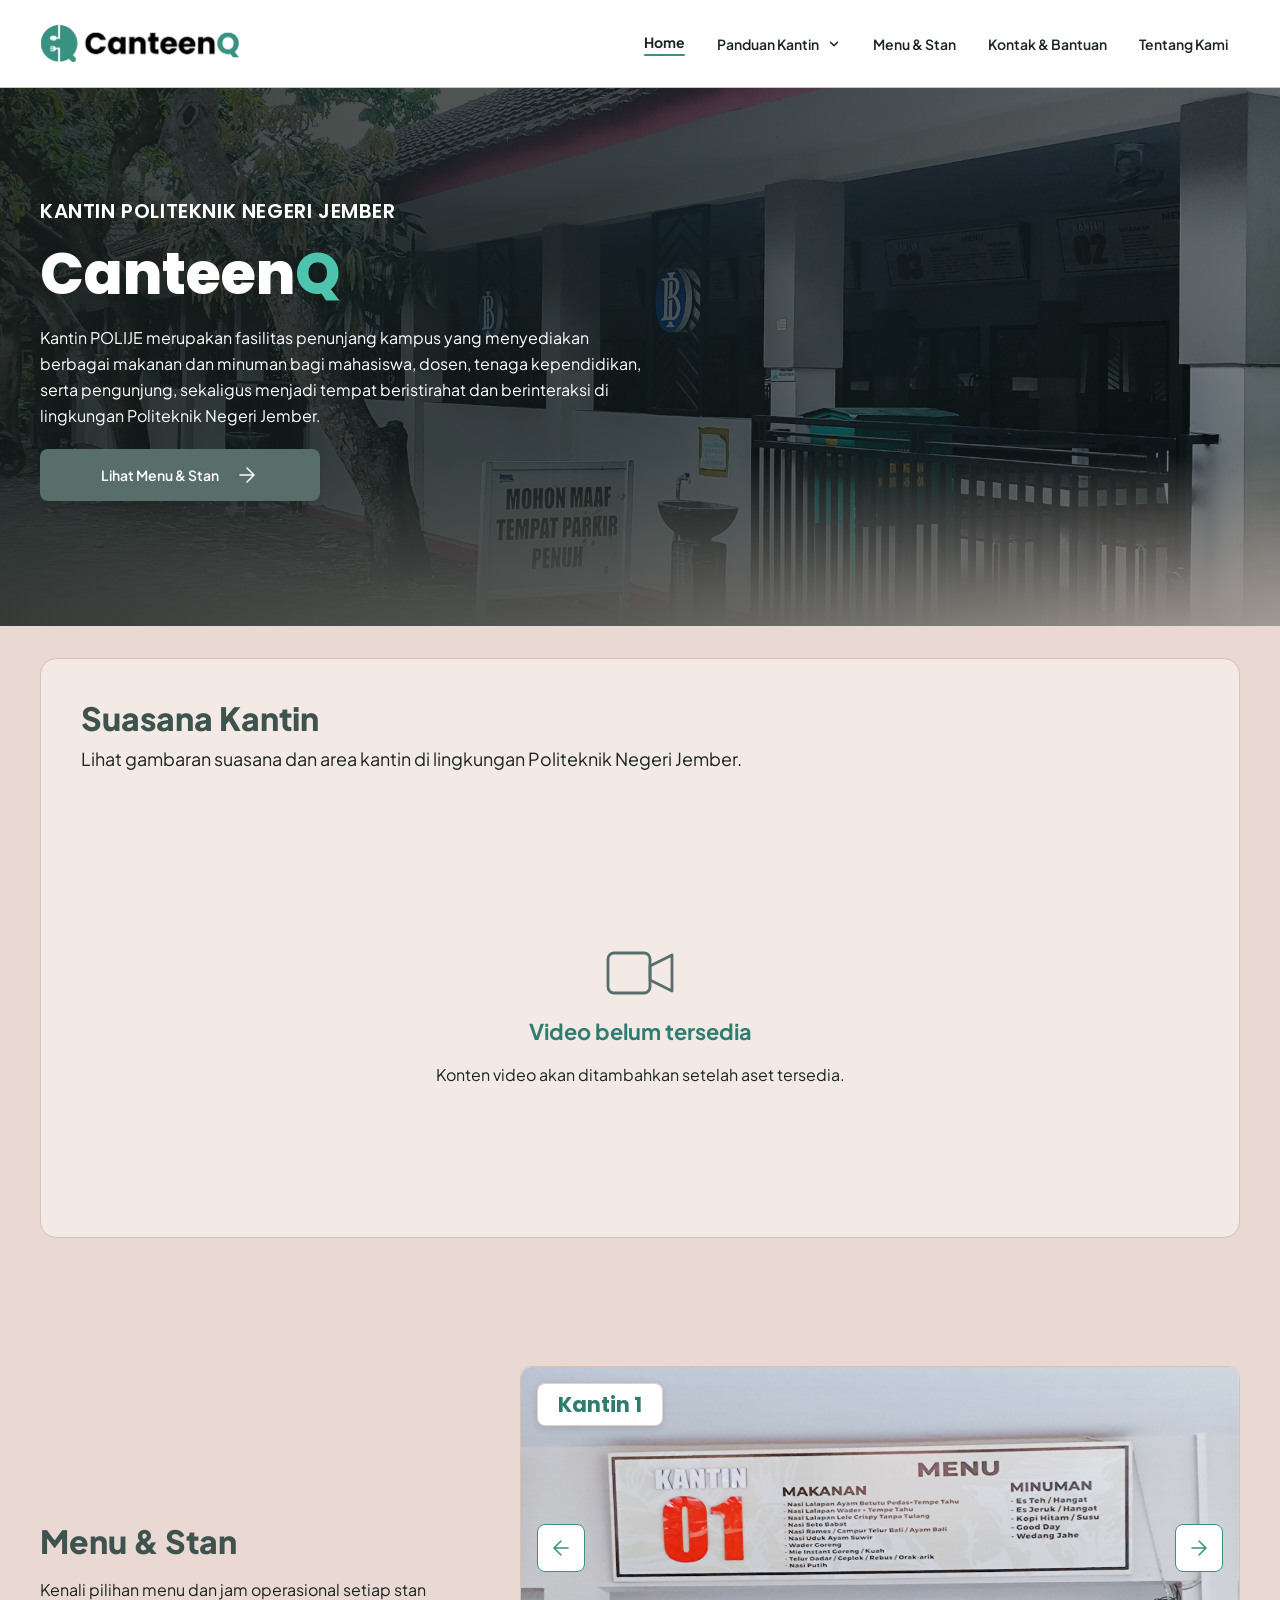
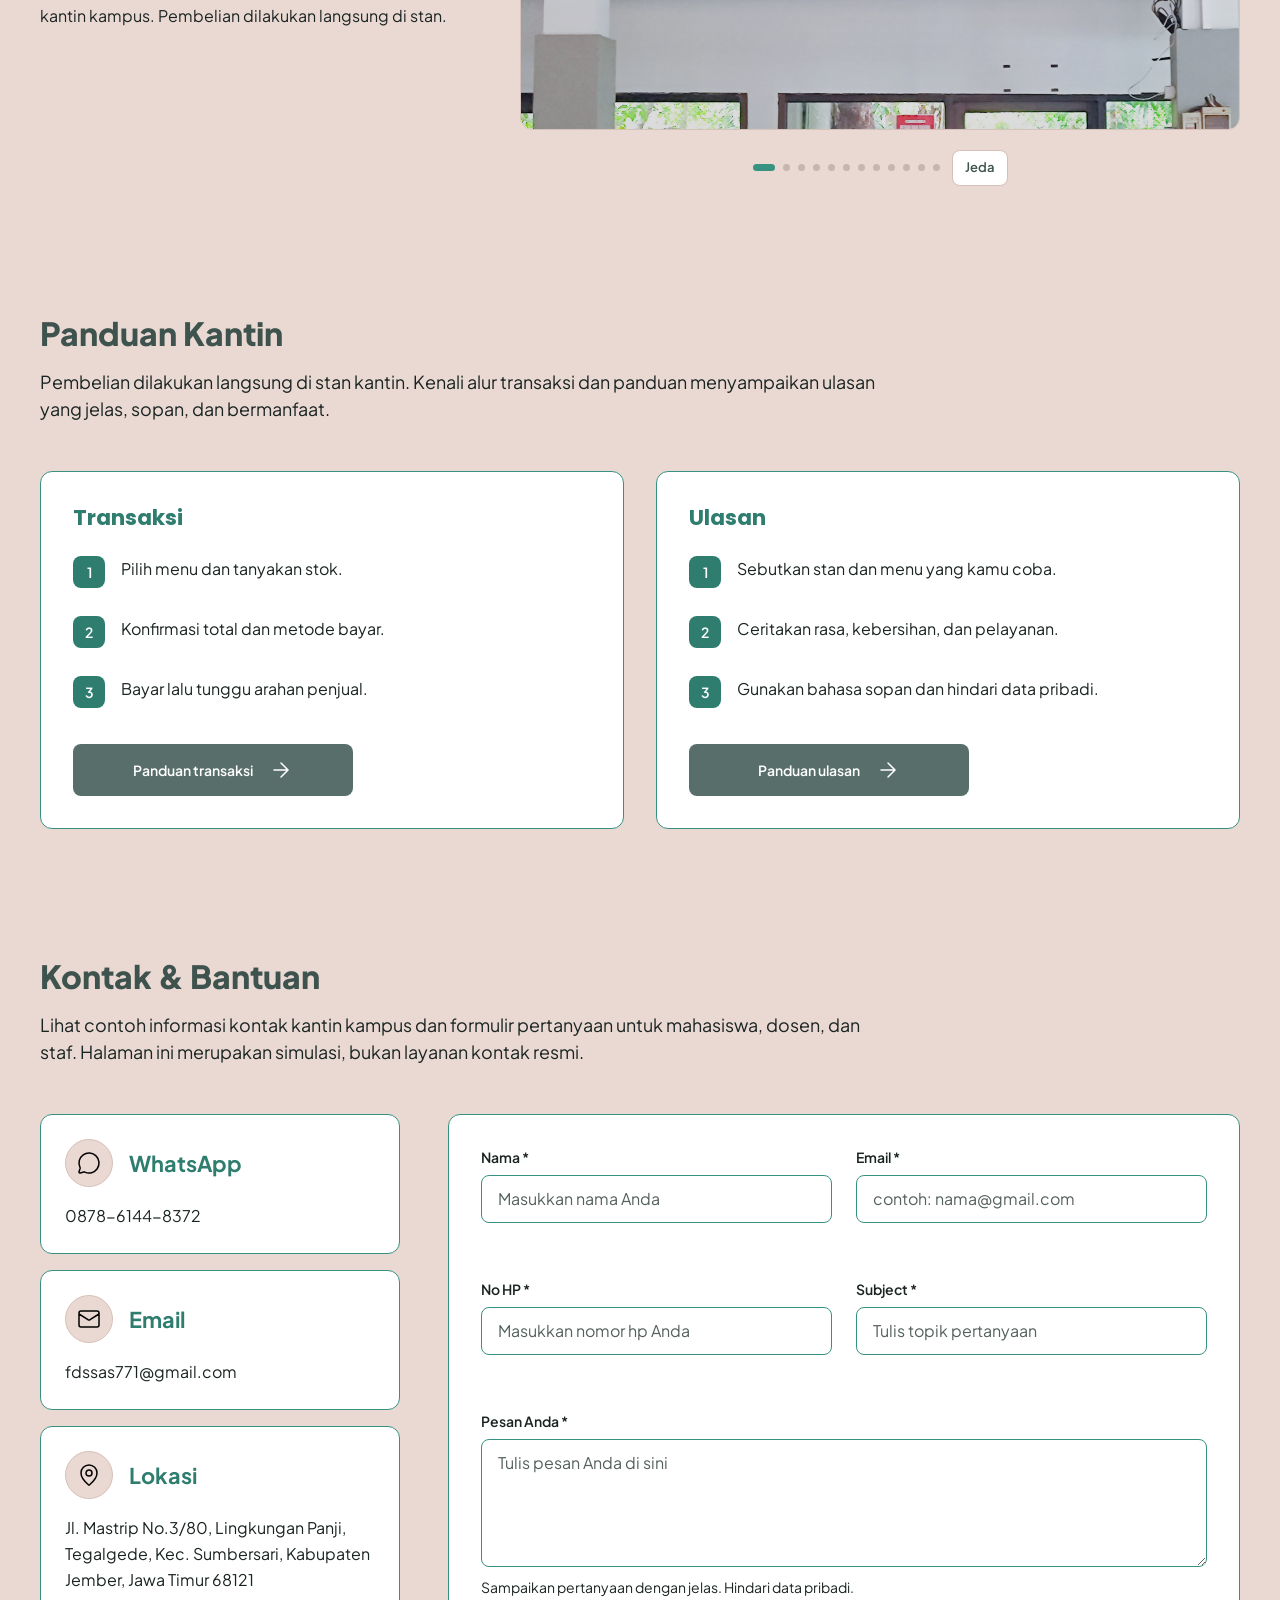
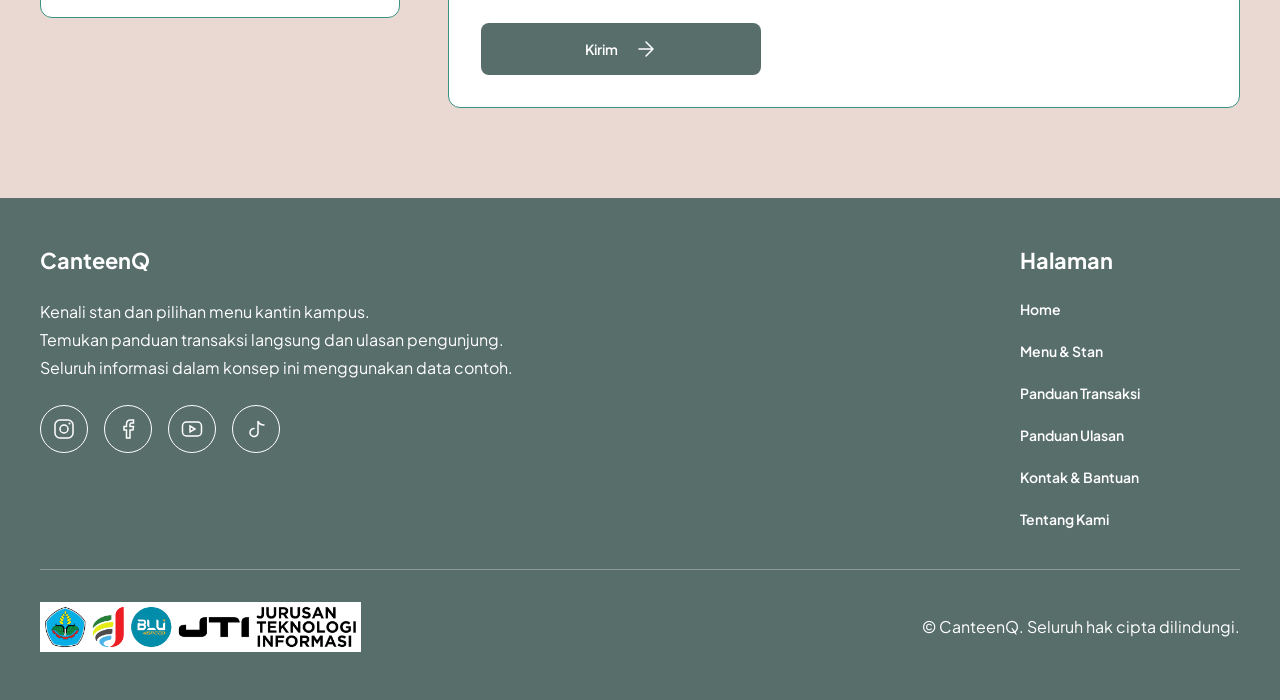
<file: Index.html>
<!DOCTYPE html>
<html lang="id">
<head>
  <meta charset="UTF-8">
  <meta name="viewport" content="width=device-width, initial-scale=1.0">
  <title>CanteenQ - Kantin Politeknik Negeri Jember </title>
  <link rel="preconnect" href="https://fonts.googleapis.com">
  <link rel="preconnect" href="https://fonts.gstatic.com" crossorigin>
  <link href="https://fonts.googleapis.com/css2?family=Plus+Jakarta+Sans:wght@400;600;700;800&family=Poppins:wght@600;700;800&display=swap" rel="stylesheet">
  <link rel="stylesheet" href="css/global.css">
  <link rel="stylesheet" href="css/home.css">
  <link rel="stylesheet" href="css/kontak.css">
  <script src="js/navbar.js" defer></script>
  <script src="js/stalls-data.js" defer></script>
  <script src="js/carousel.js" defer></script>
  <script src="js/kontak-form.js" defer></script>
</head>
<body>
  <a class="skip-link" href="#konten-utama">Lewati ke konten utama</a>

  <header class="site-header">
    <div class="container nav-shell">
      <a href="Home.html" class="brand-link" aria-label="Beranda CanteenQ Kantin POLIJE">
        <img
          src="Assets/Logo/logo-canteenq-navbar.png"
          alt="CanteenQ"
          class="brand-logo"
          width="200"
          height="37"
        >
      </a>

      <button
        type="button"
        class="nav-toggle"
        data-nav-toggle
        aria-expanded="false"
        aria-controls="primary-nav"
      >
        <span class="nav-toggle-bars" aria-hidden="true">
          <span></span>
          <span></span>
          <span></span>
        </span>
        <span data-nav-toggle-label>Menu</span>
      </button>

      <nav id="primary-nav" class="primary-nav" aria-label="Navigasi utama">
        <ul class="nav-list">
          <li class="nav-item">
            <a href="Home.html" class="nav-link nav-link--home is-active" aria-current="page">
              <span class="nav-link-text">Home</span>
            </a>
          </li>
          <li class="nav-item" data-dropdown>
            <button
              type="button"
              class="nav-dropdown-trigger"
              data-dropdown-trigger
              aria-expanded="false"
              aria-haspopup="true"
            >
              <span class="nav-link-text">Panduan Kantin</span>
              <svg class="nav-chevron" viewBox="0 0 16 16" fill="none" aria-hidden="true">
                <path d="M4 6L8 10L12 6" stroke="currentColor" stroke-width="1.75" stroke-linecap="round" stroke-linejoin="round"/>
              </svg>
            </button>
            <ul class="nav-dropdown-menu" aria-label="Submenu Panduan Kantin">
              <li><a href="transaksi.html" class="nav-dropdown-link">Panduan Transaksi</a></li>
              <li><a href="ulasan.html" class="nav-dropdown-link">Panduan Ulasan</a></li>
            </ul>
          </li>
          <li class="nav-item">
            <a href="MenuStan.html" class="nav-link">
              <span class="nav-link-text">Menu &amp; Stan</span>
            </a>
          </li>
          <li class="nav-item">
            <a href="KontakBantuan.html" class="nav-link">
              <span class="nav-link-text">Kontak &amp; Bantuan</span>
            </a>
          </li>
          <li class="nav-item">
            <a href="TentangKami.html" class="nav-link">
              <span class="nav-link-text">Tentang Kami</span>
            </a>
          </li>
        </ul>
      </nav>
    </div>
  </header>

  <main id="konten-utama">
    <!-- 1. Hero Section -->
    <section class="hero" aria-labelledby="hero-heading">
      <img
        src="Assets/Foto Kantin/Kantin.jpeg"
        alt="Gedung dan area Kantin Politeknik Negeri Jember"
        class="hero-bg-img"
        width="1440"
        height="600"
        fetchpriority="high"
      >
      <div class="hero-scrim" aria-hidden="true"></div>
      <div class="container hero-inner">
        <div class="hero-content">
          <p class="hero-eyebrow">KANTIN POLITEKNIK NEGERI JEMBER</p>
          <h1 id="hero-heading" class="hero-title">
            Canteen<span class="hero-title-accent">Q</span>
          </h1>
          <p class="hero-desc">
            Kantin POLIJE merupakan fasilitas penunjang kampus yang menyediakan berbagai makanan dan minuman bagi mahasiswa, dosen, tenaga kependidikan, serta pengunjung, sekaligus menjadi tempat beristirahat dan berinteraksi di lingkungan Politeknik Negeri Jember.
          </p>
          <a href="MenuStan.html" class="btn-primary btn-primary--wide">
            <span>Lihat Menu &amp; Stan</span>
            <img src="Assets/Icons/arrow-right-white.svg" alt="" class="btn-arrow btn-arrow--light" width="24" height="24" aria-hidden="true">
            <img src="Assets/Icons/arrow-right-dark.svg" alt="" class="btn-arrow btn-arrow--dark" width="24" height="24" aria-hidden="true">
          </a>
        </div>
      </div>
    </section>

    <!-- 2. Suasana Kantin -->
    <section class="home-section home-section--tight-top" aria-labelledby="suasana-heading">
      <div class="container">
        <div class="suasana-card">
          <div class="suasana-header">
            <h2 id="suasana-heading" class="section-heading">Suasana Kantin</h2>
            <p class="section-lead">
              Lihat gambaran suasana dan area kantin di lingkungan Politeknik Negeri Jember.
            </p>
          </div>
          <div class="suasana-poster-body">
            <img
              src="Assets/Icons/video-placeholder.svg"
              alt=""
              class="video-poster-icon"
              width="72"
              height="56"
              aria-hidden="true"
            >
            <h3 class="video-poster-title">Video belum tersedia</h3>
            <p class="video-poster-desc">Konten video akan ditambahkan setelah aset tersedia.</p>
          </div>
        </div>
      </div>
    </section>

    <!-- 3. Menu & Stan Preview Carousel -->
    <section id="menu-stan" class="home-section" aria-labelledby="home-stan-heading">
      <div class="container home-stan-grid">
        <div class="home-stan-copy">
          <h2 id="home-stan-heading" class="section-heading">Menu &amp; Stan</h2>
          <p>
            Kenali pilihan menu dan jam operasional setiap stan kantin kampus. Pembelian dilakukan langsung di stan.
          </p>
        </div>

        <div
          class="stall-carousel"
          data-home-carousel
          role="region"
          aria-roledescription="carousel"
          aria-label="Galeri stan Kantin POLIJE"
        >
          <div class="stall-media">
            <a
              href="MenuStan.html?stan=1"
              class="stall-photo-link"
              data-carousel-link
              aria-label="Lihat detail menu Kantin 1"
            >
              <img
                src="Assets/Foto Kantin/K1.jpeg"
                alt="Foto stan Kantin 1 di Kantin Politeknik Negeri Jember"
                class="stall-photo"
                data-carousel-photo
                width="696"
                height="352"
                decoding="async"
              >
            </a>
            <span class="stall-badge" data-carousel-badge>Kantin 1</span>
            <button
              type="button"
              class="carousel-btn carousel-btn--prev"
              data-carousel-prev
              aria-label="Stan sebelumnya"
            >
              <img src="Assets/Icons/arrow-left-teal.svg" alt="" width="24" height="24" aria-hidden="true">
            </button>
            <button
              type="button"
              class="carousel-btn carousel-btn--next"
              data-carousel-next
              aria-label="Stan berikutnya"
            >
              <img src="Assets/Icons/arrow-right-teal.svg" alt="" width="24" height="24" aria-hidden="true">
            </button>
          </div>
          <div class="carousel-footer">
            <div class="carousel-dots" data-carousel-dots aria-hidden="true"></div>
            <span class="sr-only" data-carousel-status>Stan 1 dari 12: Kantin 1</span>
            <button type="button" class="carousel-playback-btn" data-carousel-playback aria-pressed="false">
              Jeda
            </button>
          </div>
        </div>
      </div>
    </section>

    <!-- 4. Panduan Kantin -->
    <section id="panduan" class="home-section" aria-labelledby="home-panduan-heading">
      <div class="container">
        <div class="section-intro-block">
          <h2 id="home-panduan-heading" class="section-heading">Panduan Kantin</h2>
          <p class="section-lead">
            Pembelian dilakukan langsung di stan kantin. Kenali alur transaksi dan panduan menyampaikan ulasan yang jelas, sopan, dan bermanfaat.
          </p>
        </div>

        <div class="panduan-cards-grid">
          <article class="panduan-summary-card">
            <h3>Transaksi</h3>
            <ol class="panduan-summary-list">
              <li>
                <span class="panduan-step-badge" aria-hidden="true">1</span>
                <span>Pilih menu dan tanyakan stok.</span>
              </li>
              <li>
                <span class="panduan-step-badge" aria-hidden="true">2</span>
                <span>Konfirmasi total dan metode bayar.</span>
              </li>
              <li>
                <span class="panduan-step-badge" aria-hidden="true">3</span>
                <span>Bayar lalu tunggu arahan penjual.</span>
              </li>
            </ol>
            <a href="transaksi.html" class="btn-primary btn-primary--wide">
              <span>Panduan transaksi</span>
              <img src="Assets/Icons/arrow-right-white.svg" alt="" class="btn-arrow btn-arrow--light" width="24" height="24" aria-hidden="true">
              <img src="Assets/Icons/arrow-right-dark.svg" alt="" class="btn-arrow btn-arrow--dark" width="24" height="24" aria-hidden="true">
            </a>
          </article>

          <article class="panduan-summary-card">
            <h3>Ulasan</h3>
            <ol class="panduan-summary-list">
              <li>
                <span class="panduan-step-badge" aria-hidden="true">1</span>
                <span>Sebutkan stan dan menu yang kamu coba.</span>
              </li>
              <li>
                <span class="panduan-step-badge" aria-hidden="true">2</span>
                <span>Ceritakan rasa, kebersihan, dan pelayanan.</span>
              </li>
              <li>
                <span class="panduan-step-badge" aria-hidden="true">3</span>
                <span>Gunakan bahasa sopan dan hindari data pribadi.</span>
              </li>
            </ol>
            <a href="ulasan.html" class="btn-primary btn-primary--wide">
              <span>Panduan ulasan</span>
              <img src="Assets/Icons/arrow-right-white.svg" alt="" class="btn-arrow btn-arrow--light" width="24" height="24" aria-hidden="true">
              <img src="Assets/Icons/arrow-right-dark.svg" alt="" class="btn-arrow btn-arrow--dark" width="24" height="24" aria-hidden="true">
            </a>
          </article>
        </div>
      </div>
    </section>

    <!-- 5. Kontak & Bantuan -->
    <section id="kontak" class="home-section home-section--bottom" aria-labelledby="home-kontak-heading">
      <div class="container">
        <div class="section-intro-block">
          <h2 id="home-kontak-heading" class="section-heading">Kontak &amp; Bantuan</h2>
          <p class="section-lead">
            Lihat contoh informasi kontak kantin kampus dan formulir pertanyaan untuk mahasiswa, dosen, dan staf. Halaman ini merupakan simulasi, bukan layanan kontak resmi.
          </p>
        </div>

        <div class="kontak-layout">
          <div class="kontak-info-column">
            <a
              href="https://wa.me/6287861448372"
              class="kontak-card"
              target="_blank"
              rel="noopener noreferrer"
              aria-label="Hubungi langsung WhatsApp 0878-6144-8372 (buka di tab baru)"
            >
              <div class="kontak-card-header">
                <span class="contact-icon-circle" aria-hidden="true">
                  <img src="Assets/Icons/whatsapp.svg" alt="" width="24" height="24">
                </span>
                <h3>WhatsApp</h3>
              </div>
              <p class="kontak-card-text">0878-6144-8372</p>
            </a>

            <a
              href="https://mail.google.com/mail/?view=cm&amp;fs=1&amp;to=fdssas771@gmail.com"
              class="kontak-card"
              target="_blank"
              rel="noopener noreferrer"
              aria-label="Kirim pesan langsung melalui Gmail ke fdssas771@gmail.com (buka di tab baru)"
            >
              <div class="kontak-card-header">
                <span class="contact-icon-circle" aria-hidden="true">
                  <img src="Assets/Icons/email.svg" alt="" width="24" height="24">
                </span>
                <h3>Email</h3>
              </div>
              <p class="kontak-card-text">fdssas771@gmail.com</p>
            </a>

            <a
              href="https://www.google.com/maps/place/Kantin+Politeknik+Negeri+Jember/@-8.1603487,113.7235083,135m/data=!3m1!1e3!4m6!3m5!1s0x2dd695b626ab03cb:0xc9b95cdabdf2146!8m2!3d-8.1604121!4d113.7235017!16s%2Fg%2F11dflb3sh2"
              class="kontak-card"
              target="_blank"
              rel="noopener noreferrer"
              aria-label="Buka lokasi Kantin Politeknik Negeri Jember di Google Maps (buka di tab baru)"
            >
              <div class="kontak-card-header">
                <span class="contact-icon-circle" aria-hidden="true">
                  <img src="Assets/Icons/lokasi.svg" alt="" width="24" height="24">
                </span>
                <h3>Lokasi</h3>
              </div>
              <p class="kontak-card-text">Jl. Mastrip No.3/80, Lingkungan Panji, Tegalgede, Kec. Sumbersari, Kabupaten Jember, Jawa Timur 68121</p>
            </a>
          </div>

          <div class="kontak-form-card">
            <form class="kontak-form" action="/api/proses-kontak-bantuan" method="POST" novalidate data-kontak-form>
              <div class="form-alert" role="alert" data-form-alert hidden>
                <img src="Assets/Icons/circle-alert.svg" alt="" width="24" height="24" aria-hidden="true">
                <span>Lengkapi semua kolom wajib sebelum mengirim.</span>
              </div>

              <div class="form-row">
                <div class="form-field" data-default-help="Gunakan nama yang ingin ditampilkan.">
                  <label for="home-nama">Nama *</label>
                  <input type="text" id="home-nama" name="nama" placeholder="Masukkan nama Anda" autocomplete="name" required>
                  <div class="field-feedback">
                    <img src="Assets/Icons/circle-alert.svg" alt="" class="field-error-icon" width="20" height="20" aria-hidden="true">
                  </div>
                </div>

                <div class="form-field" data-default-help="Gunakan format email yang valid (contoh: nama@gmail.com).">
                  <label for="home-email">Email *</label>
                  <input type="email" id="home-email" name="email" placeholder="contoh: nama@gmail.com" autocomplete="email" required>
                  <div class="field-feedback">
                    <img src="Assets/Icons/circle-alert.svg" alt="" class="field-error-icon" width="20" height="20" aria-hidden="true">
                  </div>
                </div>
              </div>

              <div class="form-row">
                <div class="form-field" data-default-help="Awali dengan 0 atau +62, panjang 11 sampai 13 digit.">
                  <label for="home-no-hp">No HP *</label>
                  <input type="tel" id="home-no-hp" name="no_hp" placeholder="Masukkan nomor hp Anda" autocomplete="tel" required>
                  <div class="field-feedback">
                    <img src="Assets/Icons/circle-alert.svg" alt="" class="field-error-icon" width="20" height="20" aria-hidden="true">
                  </div>
                </div>

                <div class="form-field" data-default-help="Contoh topik: informasi menu atau stan.">
                  <label for="home-subject">Subject *</label>
                  <input type="text" id="home-subject" name="subject" placeholder="Tulis topik pertanyaan" required>
                  <div class="field-feedback">
                    <img src="Assets/Icons/circle-alert.svg" alt="" class="field-error-icon" width="20" height="20" aria-hidden="true">
                  </div>
                </div>
              </div>

              <div class="form-field" data-default-help="Sampaikan pertanyaan dengan jelas. Hindari data pribadi.">
                <label for="home-pesan">Pesan Anda *</label>
                <textarea id="home-pesan" name="pesan" rows="4" placeholder="Tulis pesan Anda di sini" required></textarea>
                <div class="field-feedback">
                  <img src="Assets/Icons/circle-alert.svg" alt="" class="field-error-icon" width="20" height="20" aria-hidden="true">
                  <span data-feedback-text>Sampaikan pertanyaan dengan jelas. Hindari data pribadi.</span>
                </div>
              </div>

              <div class="form-actions">
                <button type="submit" class="btn-primary btn-primary--wide">
                  <span>Kirim</span>
                  <img src="Assets/Icons/arrow-right-white.svg" alt="" class="btn-arrow btn-arrow--light" width="24" height="24" aria-hidden="true">
                  <img src="Assets/Icons/arrow-right-dark.svg" alt="" class="btn-arrow btn-arrow--dark" width="24" height="24" aria-hidden="true">
                </button>
              </div>
            </form>
          </div>
        </div>
      </div>
    </section>
  </main>

  <!-- Confirmation Modal (Figma 06_Kontak_Sukses) -->
  <div
    id="kontak-success-modal"
    class="modal-backdrop"
    role="dialog"
    aria-modal="true"
    aria-labelledby="modal-success-title"
    hidden
  >
    <div class="modal-panel">
      <div class="modal-check-circle" aria-hidden="true">
        <img src="Assets/Icons/circle-check.svg" alt="" width="28" height="28">
      </div>
      <div class="modal-copy">
        <h2 id="modal-success-title" class="modal-title">Pesan terkirim</h2>
        <p class="modal-text">
          Terima kasih, pesan Anda telah dikirim melalui Gmail ke <strong>fdssas771@gmail.com</strong>.
        </p>
        <p class="modal-note">
          Kami akan menindaklanjuti pertanyaan atau masukan Anda secepatnya.
        </p>
      </div>
      <button type="button" class="btn-primary btn-primary--wide" data-modal-close>
        <span>Tutup</span>
        <img src="Assets/Icons/arrow-right-white.svg" alt="" class="btn-arrow btn-arrow--light" width="24" height="24" aria-hidden="true">
        <img src="Assets/Icons/arrow-right-dark.svg" alt="" class="btn-arrow btn-arrow--dark" width="24" height="24" aria-hidden="true">
      </button>
    </div>
  </div>

  <footer class="site-footer">
    <div class="container footer-inner">
      <div class="footer-top">
        <div class="footer-brand">
          <h2 class="footer-title">CanteenQ</h2>
          <div class="footer-desc">
            <p>Kenali stan dan pilihan menu kantin kampus.</p>
            <p>Temukan panduan transaksi langsung dan ulasan pengunjung.</p>
            <p>Seluruh informasi dalam konsep ini menggunakan data contoh.</p>
          </div>
          <div class="footer-socials" aria-label="Media sosial CanteenQ">
            <button type="button" class="social-btn" data-social="Instagram" aria-label="Instagram CanteenQ">
              <img src="Assets/Icons/instagram.svg" alt="" width="24" height="24" aria-hidden="true">
            </button>
            <button type="button" class="social-btn" data-social="Facebook" aria-label="Facebook CanteenQ">
              <img src="Assets/Icons/facebook.svg" alt="" width="24" height="24" aria-hidden="true">
            </button>
            <button type="button" class="social-btn" data-social="YouTube" aria-label="YouTube CanteenQ">
              <img src="Assets/Icons/youtube.svg" alt="" width="24" height="24" aria-hidden="true">
            </button>
            <button type="button" class="social-btn" data-social="TikTok" aria-label="TikTok CanteenQ">
              <img src="Assets/Icons/tiktok.svg" alt="" width="24" height="24" aria-hidden="true">
            </button>
          </div>
        </div>

        <nav class="footer-nav" aria-label="Navigasi footer">
          <h2 class="footer-title">Halaman</h2>
          <ul class="footer-links">
            <li><a href="Home.html">Home</a></li>
            <li><a href="MenuStan.html">Menu &amp; Stan</a></li>
            <li><a href="transaksi.html">Panduan Transaksi</a></li>
            <li><a href="ulasan.html">Panduan Ulasan</a></li>
            <li><a href="KontakBantuan.html">Kontak &amp; Bantuan</a></li>
            <li><a href="TentangKami.html">Tentang Kami</a></li>
          </ul>
        </nav>
      </div>

      <hr class="footer-divider">

      <div class="footer-bottom">
        <img
          src="Assets/Logo/logo-polije-blu-jti.png"
          alt="Logo Politeknik Negeri Jember, BLU, dan Jurusan Teknologi Informasi"
          class="footer-institution-logo"
          width="324"
          height="50"
          loading="lazy"
        >
        <p class="footer-copyright">&copy; CanteenQ. Seluruh hak cipta dilindungi.</p>
      </div>
    </div>
  </footer>
</body>
</html>
</file>
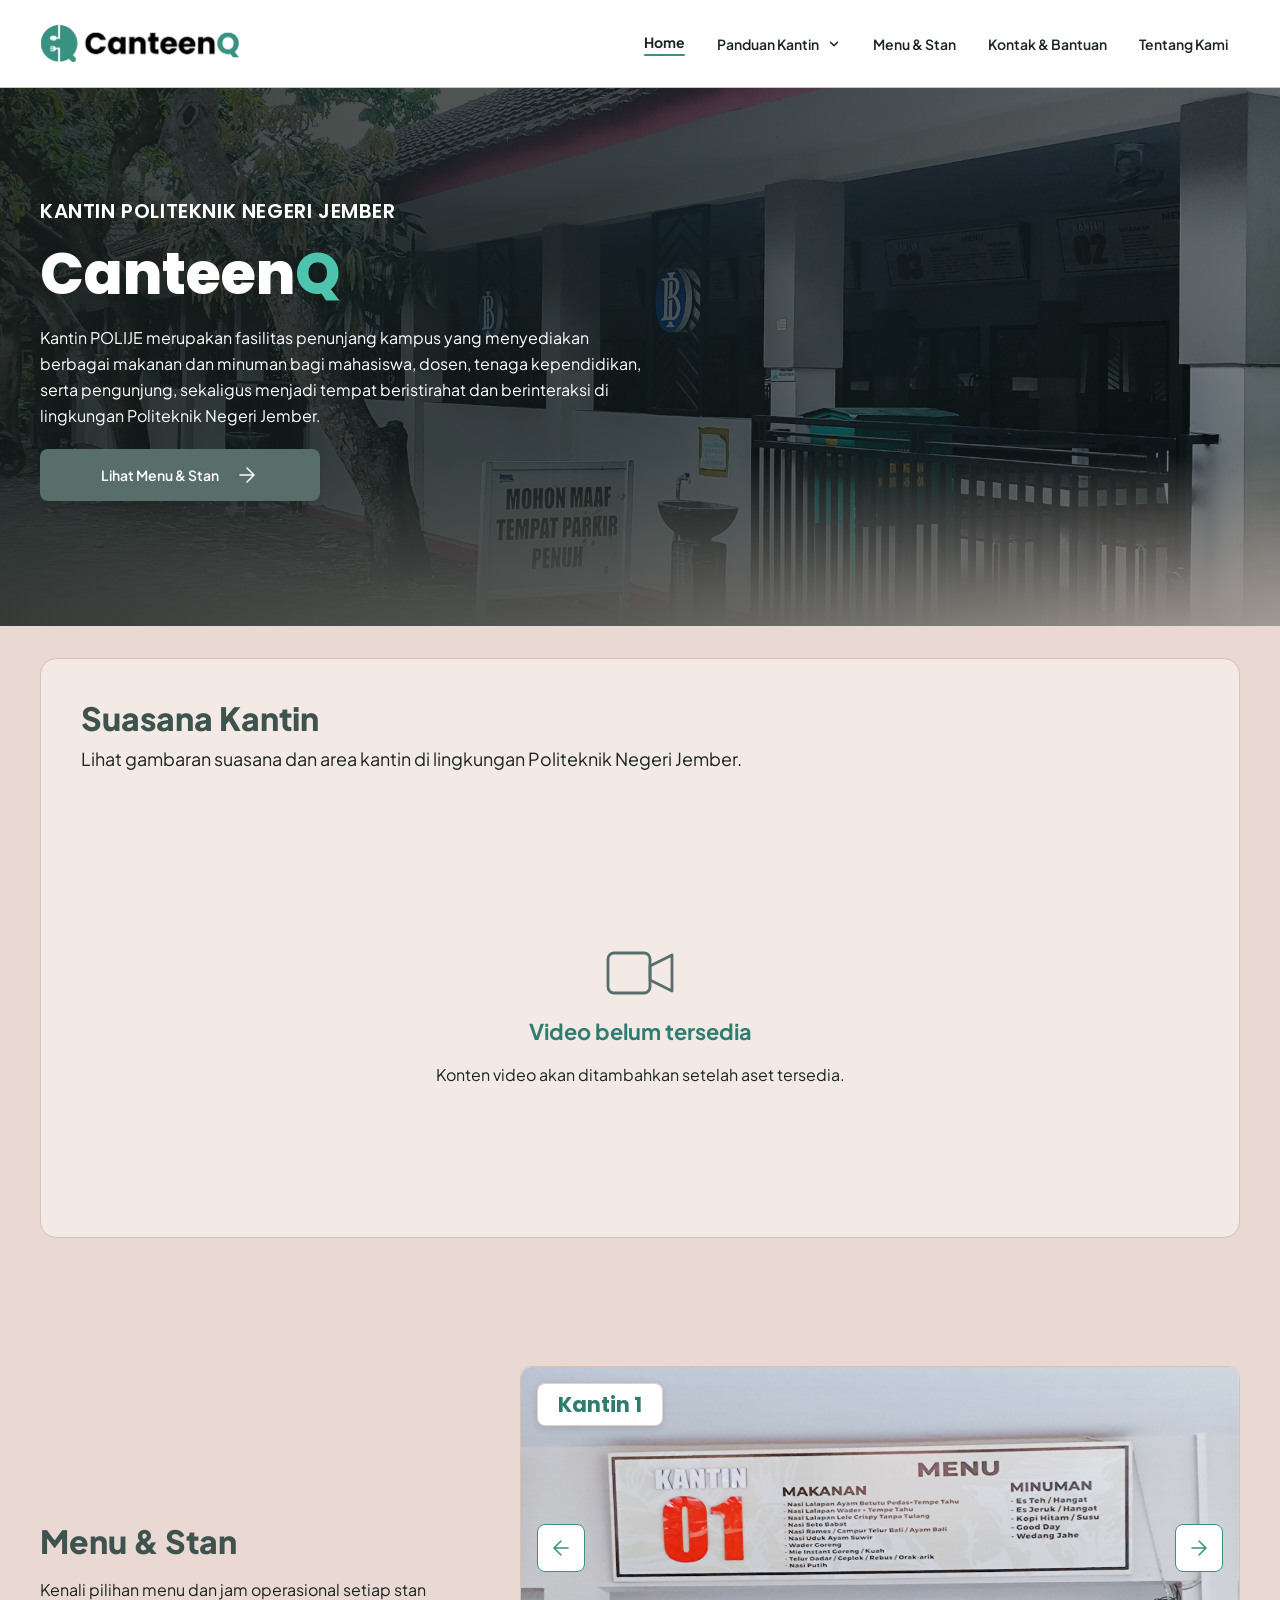
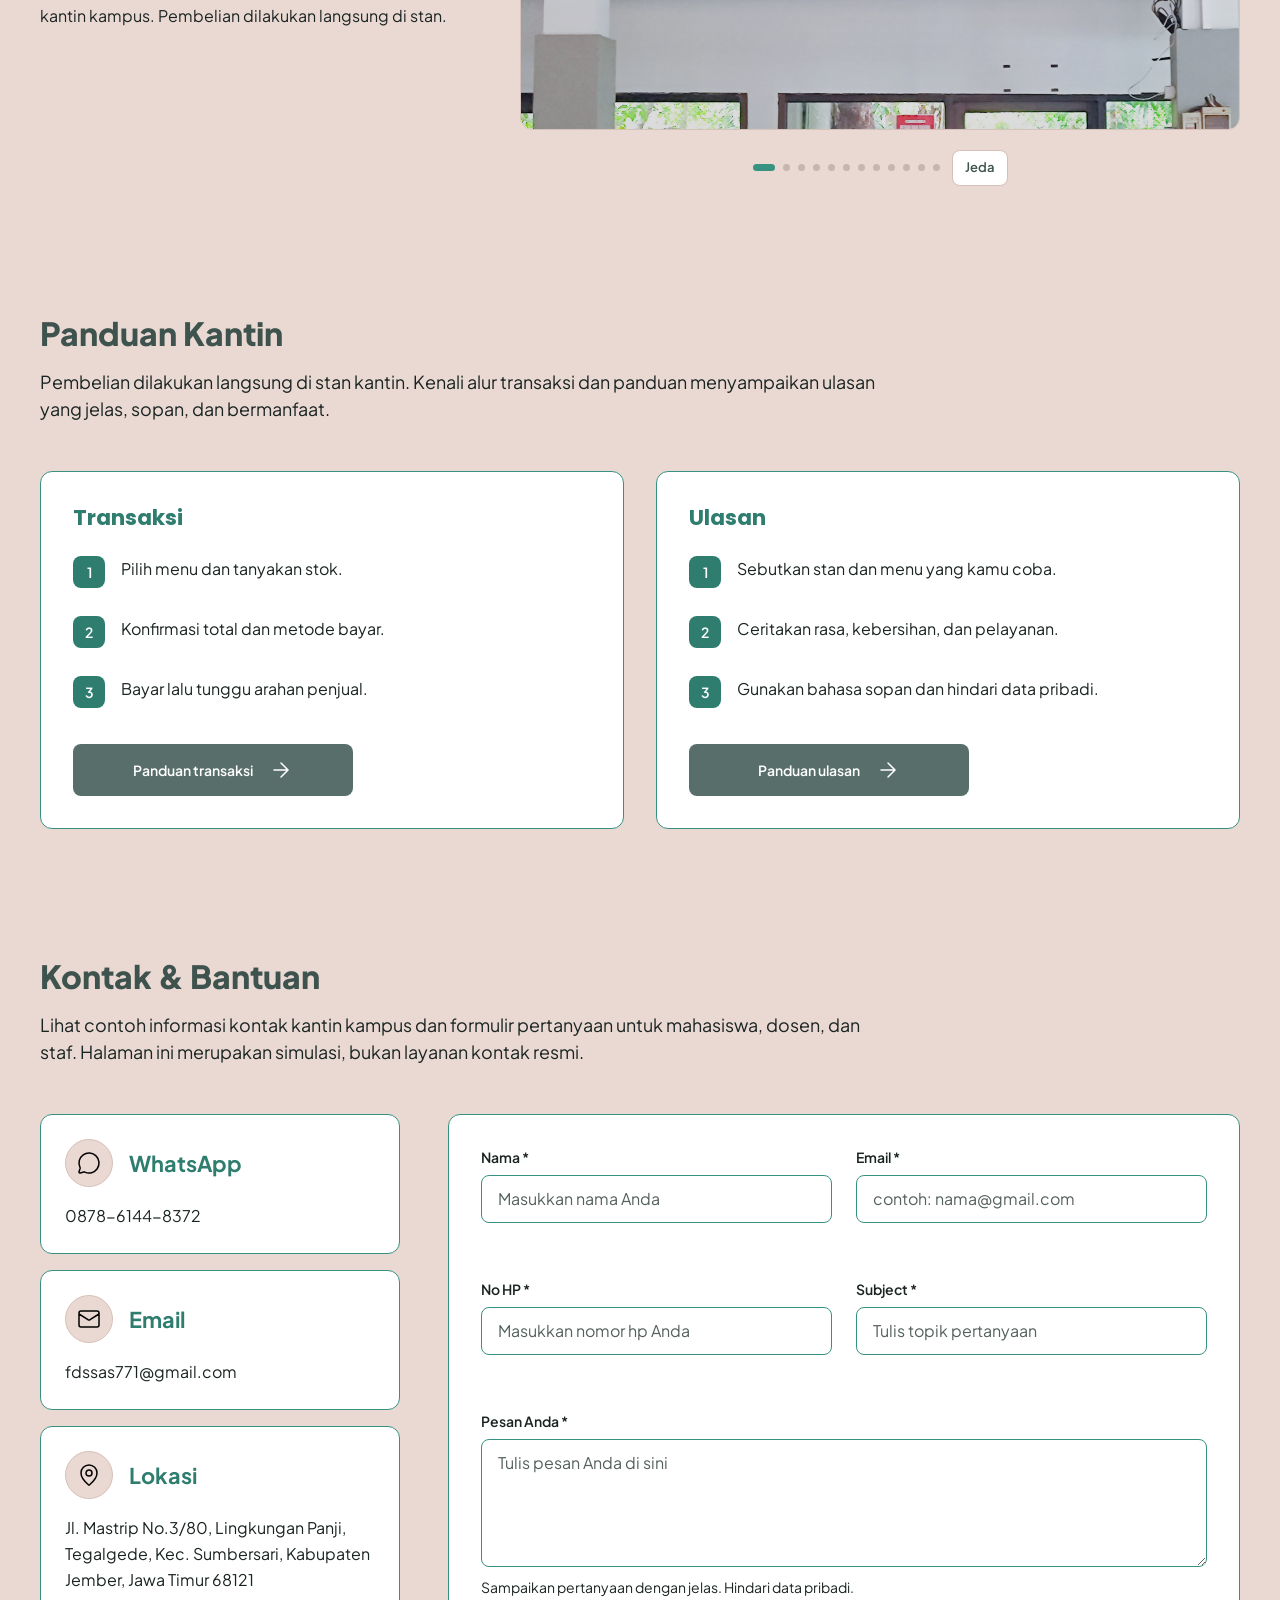
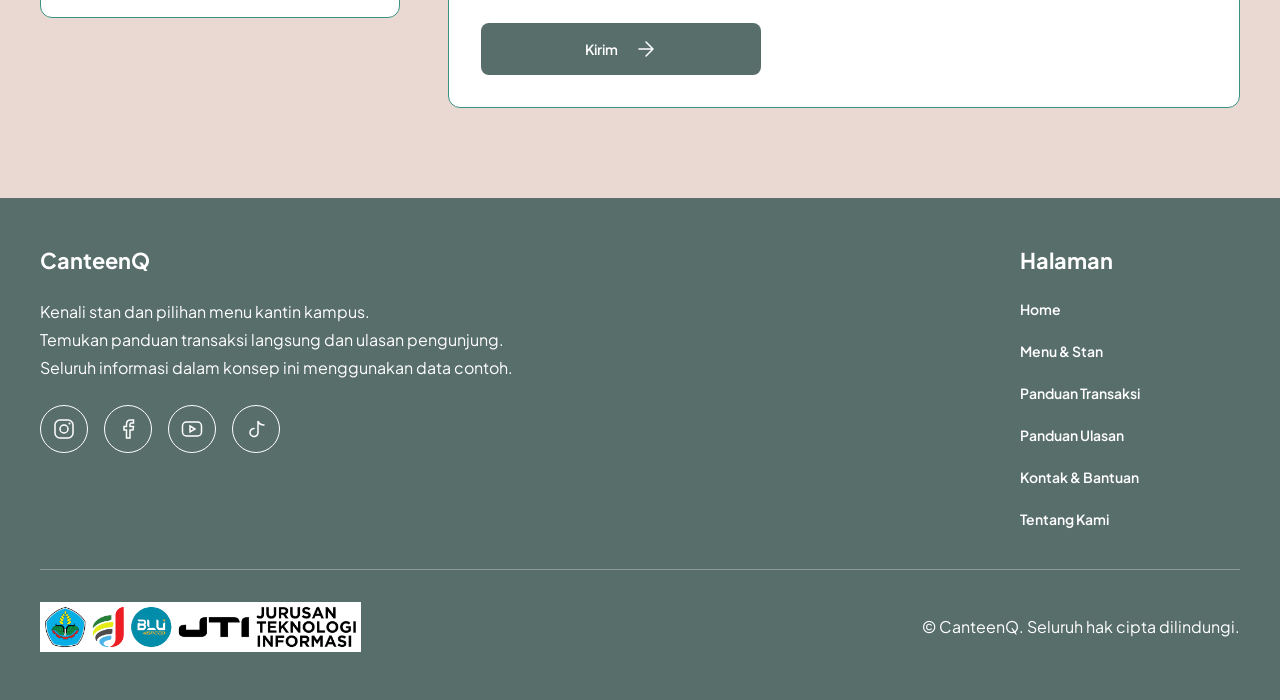
<file: Home.html>
<!DOCTYPE html>
<html lang="id">
<head>
  <meta charset="UTF-8">
  <meta name="viewport" content="width=device-width, initial-scale=1.0">
  <title>CanteenQ - Kantin Politeknik Negeri Jember</title>
  <link rel="preconnect" href="https://fonts.googleapis.com">
  <link rel="preconnect" href="https://fonts.gstatic.com" crossorigin>
  <link href="https://fonts.googleapis.com/css2?family=Plus+Jakarta+Sans:wght@400;600;700;800&family=Poppins:wght@600;700;800&display=swap" rel="stylesheet">
  <link rel="stylesheet" href="css/global.css">
  <link rel="stylesheet" href="css/home.css">
  <link rel="stylesheet" href="css/kontak.css">
  <script src="js/navbar.js" defer></script>
  <script src="js/stalls-data.js" defer></script>
  <script src="js/carousel.js" defer></script>
  <script src="js/kontak-form.js" defer></script>
</head>
<body>
  <a class="skip-link" href="#konten-utama">Lewati ke konten utama</a>

  <header class="site-header">
    <div class="container nav-shell">
      <a href="Home.html" class="brand-link" aria-label="Beranda CanteenQ Kantin POLIJE">
        <img
          src="Assets/Logo/logo-canteenq-navbar.png"
          alt="CanteenQ"
          class="brand-logo"
          width="200"
          height="37"
        >
      </a>

      <button
        type="button"
        class="nav-toggle"
        data-nav-toggle
        aria-expanded="false"
        aria-controls="primary-nav"
      >
        <span class="nav-toggle-bars" aria-hidden="true">
          <span></span>
          <span></span>
          <span></span>
        </span>
        <span data-nav-toggle-label>Menu</span>
      </button>

      <nav id="primary-nav" class="primary-nav" aria-label="Navigasi utama">
        <ul class="nav-list">
          <li class="nav-item">
            <a href="Home.html" class="nav-link nav-link--home is-active" aria-current="page">
              <span class="nav-link-text">Home</span>
            </a>
          </li>
          <li class="nav-item" data-dropdown>
            <button
              type="button"
              class="nav-dropdown-trigger"
              data-dropdown-trigger
              aria-expanded="false"
              aria-haspopup="true"
            >
              <span class="nav-link-text">Panduan Kantin</span>
              <svg class="nav-chevron" viewBox="0 0 16 16" fill="none" aria-hidden="true">
                <path d="M4 6L8 10L12 6" stroke="currentColor" stroke-width="1.75" stroke-linecap="round" stroke-linejoin="round"/>
              </svg>
            </button>
            <ul class="nav-dropdown-menu" aria-label="Submenu Panduan Kantin">
              <li><a href="transaksi.html" class="nav-dropdown-link">Panduan Transaksi</a></li>
              <li><a href="ulasan.html" class="nav-dropdown-link">Panduan Ulasan</a></li>
            </ul>
          </li>
          <li class="nav-item">
            <a href="MenuStan.html" class="nav-link">
              <span class="nav-link-text">Menu &amp; Stan</span>
            </a>
          </li>
          <li class="nav-item">
            <a href="KontakBantuan.html" class="nav-link">
              <span class="nav-link-text">Kontak &amp; Bantuan</span>
            </a>
          </li>
          <li class="nav-item">
            <a href="TentangKami.html" class="nav-link">
              <span class="nav-link-text">Tentang Kami</span>
            </a>
          </li>
        </ul>
      </nav>
    </div>
  </header>

  <main id="konten-utama">
    <!-- 1. Hero Section -->
    <section class="hero" aria-labelledby="hero-heading">
      <img
        src="Assets/Foto Kantin/Kantin.jpeg"
        alt="Gedung dan area Kantin Politeknik Negeri Jember"
        class="hero-bg-img"
        width="1440"
        height="600"
        fetchpriority="high"
      >
      <div class="hero-scrim" aria-hidden="true"></div>
      <div class="container hero-inner">
        <div class="hero-content">
          <p class="hero-eyebrow">KANTIN POLITEKNIK NEGERI JEMBER</p>
          <h1 id="hero-heading" class="hero-title">
            Canteen<span class="hero-title-accent">Q</span>
          </h1>
          <p class="hero-desc">
            Kantin POLIJE merupakan fasilitas penunjang kampus yang menyediakan berbagai makanan dan minuman bagi mahasiswa, dosen, tenaga kependidikan, serta pengunjung, sekaligus menjadi tempat beristirahat dan berinteraksi di lingkungan Politeknik Negeri Jember.
          </p>
          <a href="MenuStan.html" class="btn-primary btn-primary--wide">
            <span>Lihat Menu &amp; Stan</span>
            <img src="Assets/Icons/arrow-right-white.svg" alt="" class="btn-arrow btn-arrow--light" width="24" height="24" aria-hidden="true">
            <img src="Assets/Icons/arrow-right-dark.svg" alt="" class="btn-arrow btn-arrow--dark" width="24" height="24" aria-hidden="true">
          </a>
        </div>
      </div>
    </section>

    <!-- 2. Suasana Kantin -->
    <section class="home-section home-section--tight-top" aria-labelledby="suasana-heading">
      <div class="container">
        <div class="suasana-card">
          <div class="suasana-header">
            <h2 id="suasana-heading" class="section-heading">Suasana Kantin</h2>
            <p class="section-lead">
              Lihat gambaran suasana dan area kantin di lingkungan Politeknik Negeri Jember.
            </p>
          </div>
          <div class="suasana-poster-body">
            <img
              src="Assets/Icons/video-placeholder.svg"
              alt=""
              class="video-poster-icon"
              width="72"
              height="56"
              aria-hidden="true"
            >
            <h3 class="video-poster-title">Video belum tersedia</h3>
            <p class="video-poster-desc">Konten video akan ditambahkan setelah aset tersedia.</p>
          </div>
        </div>
      </div>
    </section>

    <!-- 3. Menu & Stan Preview Carousel -->
    <section id="menu-stan" class="home-section" aria-labelledby="home-stan-heading">
      <div class="container home-stan-grid">
        <div class="home-stan-copy">
          <h2 id="home-stan-heading" class="section-heading">Menu &amp; Stan</h2>
          <p>
            Kenali pilihan menu dan jam operasional setiap stan kantin kampus. Pembelian dilakukan langsung di stan.
          </p>
        </div>

        <div
          class="stall-carousel"
          data-home-carousel
          role="region"
          aria-roledescription="carousel"
          aria-label="Galeri stan Kantin POLIJE"
        >
          <div class="stall-media">
            <a
              href="MenuStan.html?stan=1"
              class="stall-photo-link"
              data-carousel-link
              aria-label="Lihat detail menu Kantin 1"
            >
              <img
                src="Assets/Foto Kantin/K1.jpeg"
                alt="Foto stan Kantin 1 di Kantin Politeknik Negeri Jember"
                class="stall-photo"
                data-carousel-photo
                width="696"
                height="352"
                decoding="async"
              >
            </a>
            <span class="stall-badge" data-carousel-badge>Kantin 1</span>
            <button
              type="button"
              class="carousel-btn carousel-btn--prev"
              data-carousel-prev
              aria-label="Stan sebelumnya"
            >
              <img src="Assets/Icons/arrow-left-teal.svg" alt="" width="24" height="24" aria-hidden="true">
            </button>
            <button
              type="button"
              class="carousel-btn carousel-btn--next"
              data-carousel-next
              aria-label="Stan berikutnya"
            >
              <img src="Assets/Icons/arrow-right-teal.svg" alt="" width="24" height="24" aria-hidden="true">
            </button>
          </div>
          <div class="carousel-footer">
            <div class="carousel-dots" data-carousel-dots aria-hidden="true"></div>
            <span class="sr-only" data-carousel-status>Stan 1 dari 12: Kantin 1</span>
            <button type="button" class="carousel-playback-btn" data-carousel-playback aria-pressed="false">
              Jeda
            </button>
          </div>
        </div>
      </div>
    </section>

    <!-- 4. Panduan Kantin -->
    <section id="panduan" class="home-section" aria-labelledby="home-panduan-heading">
      <div class="container">
        <div class="section-intro-block">
          <h2 id="home-panduan-heading" class="section-heading">Panduan Kantin</h2>
          <p class="section-lead">
            Pembelian dilakukan langsung di stan kantin. Kenali alur transaksi dan panduan menyampaikan ulasan yang jelas, sopan, dan bermanfaat.
          </p>
        </div>

        <div class="panduan-cards-grid">
          <article class="panduan-summary-card">
            <h3>Transaksi</h3>
            <ol class="panduan-summary-list">
              <li>
                <span class="panduan-step-badge" aria-hidden="true">1</span>
                <span>Pilih menu dan tanyakan stok.</span>
              </li>
              <li>
                <span class="panduan-step-badge" aria-hidden="true">2</span>
                <span>Konfirmasi total dan metode bayar.</span>
              </li>
              <li>
                <span class="panduan-step-badge" aria-hidden="true">3</span>
                <span>Bayar lalu tunggu arahan penjual.</span>
              </li>
            </ol>
            <a href="transaksi.html" class="btn-primary btn-primary--wide">
              <span>Panduan transaksi</span>
              <img src="Assets/Icons/arrow-right-white.svg" alt="" class="btn-arrow btn-arrow--light" width="24" height="24" aria-hidden="true">
              <img src="Assets/Icons/arrow-right-dark.svg" alt="" class="btn-arrow btn-arrow--dark" width="24" height="24" aria-hidden="true">
            </a>
          </article>

          <article class="panduan-summary-card">
            <h3>Ulasan</h3>
            <ol class="panduan-summary-list">
              <li>
                <span class="panduan-step-badge" aria-hidden="true">1</span>
                <span>Sebutkan stan dan menu yang kamu coba.</span>
              </li>
              <li>
                <span class="panduan-step-badge" aria-hidden="true">2</span>
                <span>Ceritakan rasa, kebersihan, dan pelayanan.</span>
              </li>
              <li>
                <span class="panduan-step-badge" aria-hidden="true">3</span>
                <span>Gunakan bahasa sopan dan hindari data pribadi.</span>
              </li>
            </ol>
            <a href="ulasan.html" class="btn-primary btn-primary--wide">
              <span>Panduan ulasan</span>
              <img src="Assets/Icons/arrow-right-white.svg" alt="" class="btn-arrow btn-arrow--light" width="24" height="24" aria-hidden="true">
              <img src="Assets/Icons/arrow-right-dark.svg" alt="" class="btn-arrow btn-arrow--dark" width="24" height="24" aria-hidden="true">
            </a>
          </article>
        </div>
      </div>
    </section>

    <!-- 5. Kontak & Bantuan -->
    <section id="kontak" class="home-section home-section--bottom" aria-labelledby="home-kontak-heading">
      <div class="container">
        <div class="section-intro-block">
          <h2 id="home-kontak-heading" class="section-heading">Kontak &amp; Bantuan</h2>
          <p class="section-lead">
            Lihat contoh informasi kontak kantin kampus dan formulir pertanyaan untuk mahasiswa, dosen, dan staf. Halaman ini merupakan simulasi, bukan layanan kontak resmi.
          </p>
        </div>

        <div class="kontak-layout">
          <div class="kontak-info-column">
            <a
              href="https://wa.me/6287861448372"
              class="kontak-card"
              target="_blank"
              rel="noopener noreferrer"
              aria-label="Hubungi langsung WhatsApp 0878-6144-8372 (buka di tab baru)"
            >
              <div class="kontak-card-header">
                <span class="contact-icon-circle" aria-hidden="true">
                  <img src="Assets/Icons/whatsapp.svg" alt="" width="24" height="24">
                </span>
                <h3>WhatsApp</h3>
              </div>
              <p class="kontak-card-text">0878-6144-8372</p>
            </a>

            <a
              href="https://mail.google.com/mail/?view=cm&amp;fs=1&amp;to=fdssas771@gmail.com"
              class="kontak-card"
              target="_blank"
              rel="noopener noreferrer"
              aria-label="Kirim pesan langsung melalui Gmail ke fdssas771@gmail.com (buka di tab baru)"
            >
              <div class="kontak-card-header">
                <span class="contact-icon-circle" aria-hidden="true">
                  <img src="Assets/Icons/email.svg" alt="" width="24" height="24">
                </span>
                <h3>Email</h3>
              </div>
              <p class="kontak-card-text">fdssas771@gmail.com</p>
            </a>

            <a
              href="https://www.google.com/maps/place/Kantin+Politeknik+Negeri+Jember/@-8.1603487,113.7235083,135m/data=!3m1!1e3!4m6!3m5!1s0x2dd695b626ab03cb:0xc9b95cdabdf2146!8m2!3d-8.1604121!4d113.7235017!16s%2Fg%2F11dflb3sh2"
              class="kontak-card"
              target="_blank"
              rel="noopener noreferrer"
              aria-label="Buka lokasi Kantin Politeknik Negeri Jember di Google Maps (buka di tab baru)"
            >
              <div class="kontak-card-header">
                <span class="contact-icon-circle" aria-hidden="true">
                  <img src="Assets/Icons/lokasi.svg" alt="" width="24" height="24">
                </span>
                <h3>Lokasi</h3>
              </div>
              <p class="kontak-card-text">Jl. Mastrip No.3/80, Lingkungan Panji, Tegalgede, Kec. Sumbersari, Kabupaten Jember, Jawa Timur 68121</p>
            </a>
          </div>

          <div class="kontak-form-card">
            <form class="kontak-form" action="/api/proses-kontak-bantuan" method="POST" novalidate data-kontak-form>
              <div class="form-alert" role="alert" data-form-alert hidden>
                <img src="Assets/Icons/circle-alert.svg" alt="" width="24" height="24" aria-hidden="true">
                <span>Lengkapi semua kolom wajib sebelum mengirim.</span>
              </div>

              <div class="form-row">
                <div class="form-field" data-default-help="Gunakan nama yang ingin ditampilkan.">
                  <label for="home-nama">Nama *</label>
                  <input type="text" id="home-nama" name="nama" placeholder="Masukkan nama Anda" autocomplete="name" required>
                  <div class="field-feedback">
                    <img src="Assets/Icons/circle-alert.svg" alt="" class="field-error-icon" width="20" height="20" aria-hidden="true">
                  </div>
                </div>

                <div class="form-field" data-default-help="Gunakan format email yang valid (contoh: nama@gmail.com).">
                  <label for="home-email">Email *</label>
                  <input type="email" id="home-email" name="email" placeholder="contoh: nama@gmail.com" autocomplete="email" required>
                  <div class="field-feedback">
                    <img src="Assets/Icons/circle-alert.svg" alt="" class="field-error-icon" width="20" height="20" aria-hidden="true">
                  </div>
                </div>
              </div>

              <div class="form-row">
                <div class="form-field" data-default-help="Awali dengan 0 atau +62, panjang 11 sampai 13 digit.">
                  <label for="home-no-hp">No HP *</label>
                  <input type="tel" id="home-no-hp" name="no_hp" placeholder="Masukkan nomor hp Anda" autocomplete="tel" required>
                  <div class="field-feedback">
                    <img src="Assets/Icons/circle-alert.svg" alt="" class="field-error-icon" width="20" height="20" aria-hidden="true">
                  </div>
                </div>

                <div class="form-field" data-default-help="Contoh topik: informasi menu atau stan.">
                  <label for="home-subject">Subject *</label>
                  <input type="text" id="home-subject" name="subject" placeholder="Tulis topik pertanyaan" required>
                  <div class="field-feedback">
                    <img src="Assets/Icons/circle-alert.svg" alt="" class="field-error-icon" width="20" height="20" aria-hidden="true">
                  </div>
                </div>
              </div>

              <div class="form-field" data-default-help="Sampaikan pertanyaan dengan jelas. Hindari data pribadi.">
                <label for="home-pesan">Pesan Anda *</label>
                <textarea id="home-pesan" name="pesan" rows="4" placeholder="Tulis pesan Anda di sini" required></textarea>
                <div class="field-feedback">
                  <img src="Assets/Icons/circle-alert.svg" alt="" class="field-error-icon" width="20" height="20" aria-hidden="true">
                  <span data-feedback-text>Sampaikan pertanyaan dengan jelas. Hindari data pribadi.</span>
                </div>
              </div>

              <div class="form-actions">
                <button type="submit" class="btn-primary btn-primary--wide">
                  <span>Kirim</span>
                  <img src="Assets/Icons/arrow-right-white.svg" alt="" class="btn-arrow btn-arrow--light" width="24" height="24" aria-hidden="true">
                  <img src="Assets/Icons/arrow-right-dark.svg" alt="" class="btn-arrow btn-arrow--dark" width="24" height="24" aria-hidden="true">
                </button>
              </div>
            </form>
          </div>
        </div>
      </div>
    </section>
  </main>

  <!-- Confirmation Modal (Figma 06_Kontak_Sukses) -->
  <div
    id="kontak-success-modal"
    class="modal-backdrop"
    role="dialog"
    aria-modal="true"
    aria-labelledby="modal-success-title"
    hidden
  >
    <div class="modal-panel">
      <div class="modal-check-circle" aria-hidden="true">
        <img src="Assets/Icons/circle-check.svg" alt="" width="28" height="28">
      </div>
      <div class="modal-copy">
        <h2 id="modal-success-title" class="modal-title">Pesan terkirim</h2>
        <p class="modal-text">
          Terima kasih, pesan Anda telah dikirim melalui Gmail ke <strong>fdssas771@gmail.com</strong>.
        </p>
        <p class="modal-note">
          Kami akan menindaklanjuti pertanyaan atau masukan Anda secepatnya.
        </p>
      </div>
      <button type="button" class="btn-primary btn-primary--wide" data-modal-close>
        <span>Tutup</span>
        <img src="Assets/Icons/arrow-right-white.svg" alt="" class="btn-arrow btn-arrow--light" width="24" height="24" aria-hidden="true">
        <img src="Assets/Icons/arrow-right-dark.svg" alt="" class="btn-arrow btn-arrow--dark" width="24" height="24" aria-hidden="true">
      </button>
    </div>
  </div>

  <footer class="site-footer">
    <div class="container footer-inner">
      <div class="footer-top">
        <div class="footer-brand">
          <h2 class="footer-title">CanteenQ</h2>
          <div class="footer-desc">
            <p>Kenali stan dan pilihan menu kantin kampus.</p>
            <p>Temukan panduan transaksi langsung dan ulasan pengunjung.</p>
            <p>Seluruh informasi dalam konsep ini menggunakan data contoh.</p>
          </div>
          <div class="footer-socials" aria-label="Media sosial CanteenQ">
            <button type="button" class="social-btn" data-social="Instagram" aria-label="Instagram CanteenQ">
              <img src="Assets/Icons/instagram.svg" alt="" width="24" height="24" aria-hidden="true">
            </button>
            <button type="button" class="social-btn" data-social="Facebook" aria-label="Facebook CanteenQ">
              <img src="Assets/Icons/facebook.svg" alt="" width="24" height="24" aria-hidden="true">
            </button>
            <button type="button" class="social-btn" data-social="YouTube" aria-label="YouTube CanteenQ">
              <img src="Assets/Icons/youtube.svg" alt="" width="24" height="24" aria-hidden="true">
            </button>
            <button type="button" class="social-btn" data-social="TikTok" aria-label="TikTok CanteenQ">
              <img src="Assets/Icons/tiktok.svg" alt="" width="24" height="24" aria-hidden="true">
            </button>
          </div>
        </div>

        <nav class="footer-nav" aria-label="Navigasi footer">
          <h2 class="footer-title">Halaman</h2>
          <ul class="footer-links">
            <li><a href="Home.html">Home</a></li>
            <li><a href="MenuStan.html">Menu &amp; Stan</a></li>
            <li><a href="transaksi.html">Panduan Transaksi</a></li>
            <li><a href="ulasan.html">Panduan Ulasan</a></li>
            <li><a href="KontakBantuan.html">Kontak &amp; Bantuan</a></li>
            <li><a href="TentangKami.html">Tentang Kami</a></li>
          </ul>
        </nav>
      </div>

      <hr class="footer-divider">

      <div class="footer-bottom">
        <img
          src="Assets/Logo/logo-polije-blu-jti.png"
          alt="Logo Politeknik Negeri Jember, BLU, dan Jurusan Teknologi Informasi"
          class="footer-institution-logo"
          width="324"
          height="50"
          loading="lazy"
        >
        <p class="footer-copyright">&copy; CanteenQ. Seluruh hak cipta dilindungi.</p>
      </div>
    </div>
  </footer>
</body>
</html>
</file>
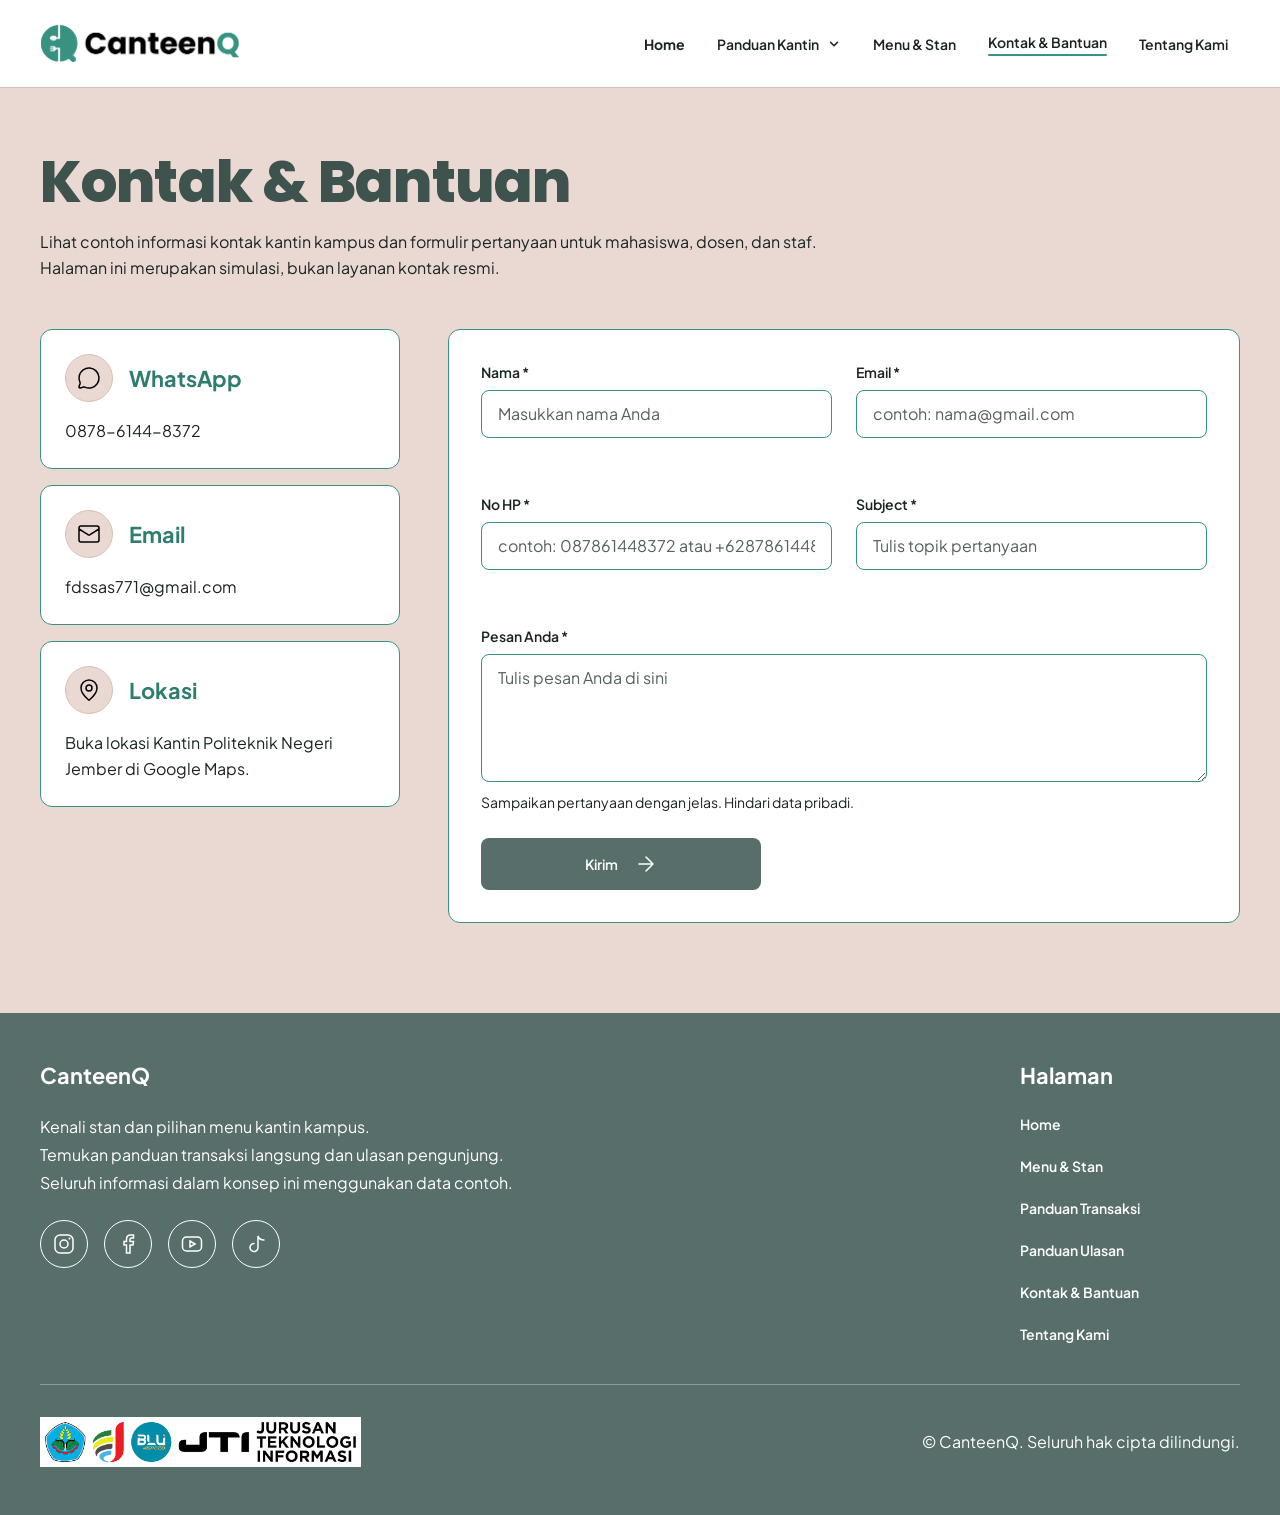
<file: KontakBantuan.html>
<!DOCTYPE html>
<html lang="id">
<head>
  <meta charset="UTF-8">
  <meta name="viewport" content="width=device-width, initial-scale=1.0">
  <title>Kontak &amp; Bantuan - CanteenQ Kantin POLIJE</title>
  <link rel="preconnect" href="https://fonts.googleapis.com">
  <link rel="preconnect" href="https://fonts.gstatic.com" crossorigin>
  <link href="https://fonts.googleapis.com/css2?family=Plus+Jakarta+Sans:wght@400;600;700;800&family=Poppins:wght@600;700;800&display=swap" rel="stylesheet">
  <link rel="stylesheet" href="css/global.css">
  <link rel="stylesheet" href="css/kontak.css">
  <script src="js/navbar.js" defer></script>
  <script src="js/kontak-form.js" defer></script>
</head>
<body>
  <a class="skip-link" href="#konten-utama">Lewati ke konten utama</a>

  <header class="site-header">
    <div class="container nav-shell">
      <a href="Home.html" class="brand-link" aria-label="Beranda CanteenQ Kantin POLIJE">
        <img
          src="Assets/Logo/logo-canteenq-navbar.png"
          alt="CanteenQ"
          class="brand-logo"
          width="200"
          height="37"
        >
      </a>

      <button
        type="button"
        class="nav-toggle"
        data-nav-toggle
        aria-expanded="false"
        aria-controls="primary-nav"
      >
        <span class="nav-toggle-bars" aria-hidden="true">
          <span></span>
          <span></span>
          <span></span>
        </span>
        <span data-nav-toggle-label>Menu</span>
      </button>

      <nav id="primary-nav" class="primary-nav" aria-label="Navigasi utama">
        <ul class="nav-list">
          <li class="nav-item">
            <a href="Home.html" class="nav-link nav-link--home">
              <span class="nav-link-text">Home</span>
            </a>
          </li>
          <li class="nav-item" data-dropdown>
            <button
              type="button"
              class="nav-dropdown-trigger"
              data-dropdown-trigger
              aria-expanded="false"
              aria-haspopup="true"
            >
              <span class="nav-link-text">Panduan Kantin</span>
              <svg class="nav-chevron" viewBox="0 0 16 16" fill="none" aria-hidden="true">
                <path d="M4 6L8 10L12 6" stroke="currentColor" stroke-width="1.75" stroke-linecap="round" stroke-linejoin="round"/>
              </svg>
            </button>
            <ul class="nav-dropdown-menu" aria-label="Submenu Panduan Kantin">
              <li><a href="transaksi.html" class="nav-dropdown-link">Panduan Transaksi</a></li>
              <li><a href="ulasan.html" class="nav-dropdown-link">Panduan Ulasan</a></li>
            </ul>
          </li>
          <li class="nav-item">
            <a href="MenuStan.html" class="nav-link">
              <span class="nav-link-text">Menu &amp; Stan</span>
            </a>
          </li>
          <li class="nav-item">
            <a href="KontakBantuan.html" class="nav-link is-active" aria-current="page">
              <span class="nav-link-text">Kontak &amp; Bantuan</span>
            </a>
          </li>
          <li class="nav-item">
            <a href="TentangKami.html" class="nav-link">
              <span class="nav-link-text">Tentang Kami</span>
            </a>
          </li>
        </ul>
      </nav>
    </div>
  </header>

  <main id="konten-utama" class="page-main">
    <div class="container">
      <div class="page-header">
        <h1 class="page-title">Kontak &amp; Bantuan</h1>
        <p class="page-intro">
          Lihat contoh informasi kontak kantin kampus dan formulir pertanyaan untuk mahasiswa, dosen, dan staf. Halaman ini merupakan simulasi, bukan layanan kontak resmi.
        </p>
      </div>

      <section class="kontak-layout" aria-label="Informasi kontak dan formulir pertanyaan">
        <div class="kontak-info-column">
          <a
            href="https://wa.me/6287861448372"
            class="kontak-card"
            target="_blank"
            rel="noopener noreferrer"
            aria-label="Hubungi langsung WhatsApp 0878-6144-8372 (buka di tab baru)"
          >
            <div class="kontak-card-header">
              <span class="contact-icon-circle" aria-hidden="true">
                <img src="Assets/Icons/whatsapp.svg" alt="" width="24" height="24">
              </span>
              <h3>WhatsApp</h3>
            </div>
            <p class="kontak-card-text">0878-6144-8372</p>
          </a>

          <a
            href="https://mail.google.com/mail/?view=cm&amp;fs=1&amp;to=fdssas771@gmail.com"
            class="kontak-card"
            target="_blank"
            rel="noopener noreferrer"
            aria-label="Kirim pesan langsung melalui Gmail ke fdssas771@gmail.com (buka di tab baru)"
          >
            <div class="kontak-card-header">
              <span class="contact-icon-circle" aria-hidden="true">
                <img src="Assets/Icons/email.svg" alt="" width="24" height="24">
              </span>
              <h3>Email</h3>
            </div>
            <p class="kontak-card-text">fdssas771@gmail.com</p>
          </a>

          <a
            href="https://www.google.com/maps/place/Kantin+Politeknik+Negeri+Jember/@-8.1603487,113.7235083,135m/data=!3m1!1e3!4m6!3m5!1s0x2dd695b626ab03cb:0xc9b95cdabdf2146!8m2!3d-8.1604121!4d113.7235017!16s%2Fg%2F11dflb3sh2"
            class="kontak-card"
            target="_blank"
            rel="noopener noreferrer"
            aria-label="Buka lokasi Kantin Politeknik Negeri Jember di Google Maps (buka di tab baru)"
          >
            <div class="kontak-card-header">
              <span class="contact-icon-circle" aria-hidden="true">
                <img src="Assets/Icons/lokasi.svg" alt="" width="24" height="24">
              </span>
              <h3>Lokasi</h3>
            </div>
            <p class="kontak-card-text">Buka lokasi Kantin Politeknik Negeri Jember di Google Maps.</p>
          </a>
        </div>

        <div class="kontak-form-card">
          <form class="kontak-form" action="/api/proses-kontak-bantuan" method="POST" novalidate data-kontak-form>
            <div class="form-alert" role="alert" data-form-alert hidden>
              <img src="Assets/Icons/circle-alert.svg" alt="" width="24" height="24" aria-hidden="true">
              <span>Lengkapi semua kolom wajib sebelum mengirim.</span>
            </div>

            <div class="form-row">
              <div class="form-field" data-default-help="Gunakan nama yang ingin ditampilkan.">
                <label for="nama">Nama *</label>
                <input
                  type="text"
                  id="nama"
                  name="nama"
                  placeholder="Masukkan nama Anda"
                  autocomplete="name"
                  required
                >
                <div class="field-feedback">
                  <img src="Assets/Icons/circle-alert.svg" alt="" class="field-error-icon" width="20" height="20" aria-hidden="true">
                  
                </div>
              </div>

              <div class="form-field" data-default-help="Gunakan format email yang valid (contoh: nama@gmail.com).">
                <label for="email">Email *</label>
                <input
                  type="email"
                  id="email"
                  name="email"
                  placeholder="contoh: nama@gmail.com"
                  autocomplete="email"
                  required
                >
                <div class="field-feedback">
                  <img src="Assets/Icons/circle-alert.svg" alt="" class="field-error-icon" width="20" height="20" aria-hidden="true">
                </div>
              </div>
            </div>

            <div class="form-row">
              <div class="form-field" data-default-help="Awali dengan 0 atau +62, panjang 11 sampai 13 digit.">
                <label for="no_hp">No HP *</label>
                <input
                  type="tel"
                  id="no_hp"
                  name="no_hp"
                  placeholder="contoh: 087861448372 atau +6287861448372"
                  autocomplete="tel"
                  required
                >
                <div class="field-feedback">
                  <img src="Assets/Icons/circle-alert.svg" alt="" class="field-error-icon" width="20" height="20" aria-hidden="true">
                </div>
              </div>

              <div class="form-field" data-default-help="Contoh topik: informasi menu atau stan.">
                <label for="subject">Subject *</label>
                <input
                  type="text"
                  id="subject"
                  name="subject"
                  placeholder="Tulis topik pertanyaan"
                  required
                >
                <div class="field-feedback">
                  <img src="Assets/Icons/circle-alert.svg" alt="" class="field-error-icon" width="20" height="20" aria-hidden="true">
                </div>
              </div>
            </div>

            <div class="form-field" data-default-help="Sampaikan pertanyaan dengan jelas. Hindari data pribadi.">
              <label for="pesan">Pesan Anda *</label>
              <textarea
                id="pesan"
                name="pesan"
                rows="4"
                placeholder="Tulis pesan Anda di sini"
                required
              ></textarea>
              <div class="field-feedback">
                <img src="Assets/Icons/circle-alert.svg" alt="" class="field-error-icon" width="20" height="20" aria-hidden="true">
                <span data-feedback-text>Sampaikan pertanyaan dengan jelas. Hindari data pribadi.</span>
              </div>
            </div>

            <div class="form-actions">
              <button type="submit" class="btn-primary btn-primary--wide">
                <span>Kirim</span>
                <img src="Assets/Icons/arrow-right-white.svg" alt="" class="btn-arrow btn-arrow--light" width="24" height="24" aria-hidden="true">
                <img src="Assets/Icons/arrow-right-dark.svg" alt="" class="btn-arrow btn-arrow--dark" width="24" height="24" aria-hidden="true">
              </button>
            </div>
          </form>
        </div>
      </section>
    </div>
  </main>

  <!-- Confirmation Modal (Figma 06_Kontak_Sukses) -->
  <div
    id="kontak-success-modal"
    class="modal-backdrop"
    role="dialog"
    aria-modal="true"
    aria-labelledby="modal-success-title"
    hidden
  >
    <div class="modal-panel">
      <div class="modal-check-circle" aria-hidden="true">
        <img src="Assets/Icons/circle-check.svg" alt="" width="28" height="28">
      </div>
      <div class="modal-copy">
        <h2 id="modal-success-title" class="modal-title">Pesan terkirim</h2>
        <p class="modal-text">
          Terima kasih, pesan Anda telah dikirim melalui Gmail ke <strong>fdssas771@gmail.com</strong>.
        </p>
        <p class="modal-note">
          Kami akan menindaklanjuti pertanyaan atau masukan Anda secepatnya.
        </p>
      </div>
      <button type="button" class="btn-primary btn-primary--wide" data-modal-close>
        <span>Tutup</span>
        <img src="Assets/Icons/arrow-right-white.svg" alt="" class="btn-arrow btn-arrow--light" width="24" height="24" aria-hidden="true">
        <img src="Assets/Icons/arrow-right-dark.svg" alt="" class="btn-arrow btn-arrow--dark" width="24" height="24" aria-hidden="true">
      </button>
    </div>
  </div>

  <footer class="site-footer">
    <div class="container footer-inner">
      <div class="footer-top">
        <div class="footer-brand">
          <h2 class="footer-title">CanteenQ</h2>
          <div class="footer-desc">
            <p>Kenali stan dan pilihan menu kantin kampus.</p>
            <p>Temukan panduan transaksi langsung dan ulasan pengunjung.</p>
            <p>Seluruh informasi dalam konsep ini menggunakan data contoh.</p>
          </div>
          <div class="footer-socials" aria-label="Media sosial CanteenQ">
            <button type="button" class="social-btn" data-social="Instagram" aria-label="Instagram CanteenQ">
              <img src="Assets/Icons/instagram.svg" alt="" width="24" height="24" aria-hidden="true">
            </button>
            <button type="button" class="social-btn" data-social="Facebook" aria-label="Facebook CanteenQ">
              <img src="Assets/Icons/facebook.svg" alt="" width="24" height="24" aria-hidden="true">
            </button>
            <button type="button" class="social-btn" data-social="YouTube" aria-label="YouTube CanteenQ">
              <img src="Assets/Icons/youtube.svg" alt="" width="24" height="24" aria-hidden="true">
            </button>
            <button type="button" class="social-btn" data-social="TikTok" aria-label="TikTok CanteenQ">
              <img src="Assets/Icons/tiktok.svg" alt="" width="24" height="24" aria-hidden="true">
            </button>
          </div>
        </div>

        <nav class="footer-nav" aria-label="Navigasi footer">
          <h2 class="footer-title">Halaman</h2>
          <ul class="footer-links">
            <li><a href="Home.html">Home</a></li>
            <li><a href="MenuStan.html">Menu &amp; Stan</a></li>
            <li><a href="transaksi.html">Panduan Transaksi</a></li>
            <li><a href="ulasan.html">Panduan Ulasan</a></li>
            <li><a href="KontakBantuan.html">Kontak &amp; Bantuan</a></li>
            <li><a href="TentangKami.html">Tentang Kami</a></li>
          </ul>
        </nav>
      </div>

      <hr class="footer-divider">

      <div class="footer-bottom">
        <img
          src="Assets/Logo/logo-polije-blu-jti.png"
          alt="Logo Politeknik Negeri Jember, BLU, dan Jurusan Teknologi Informasi"
          class="footer-institution-logo"
          width="324"
          height="50"
          loading="lazy"
        >
        <p class="footer-copyright">&copy; CanteenQ. Seluruh hak cipta dilindungi.</p>
      </div>
    </div>
  </footer>
</body>
</html>
</file>
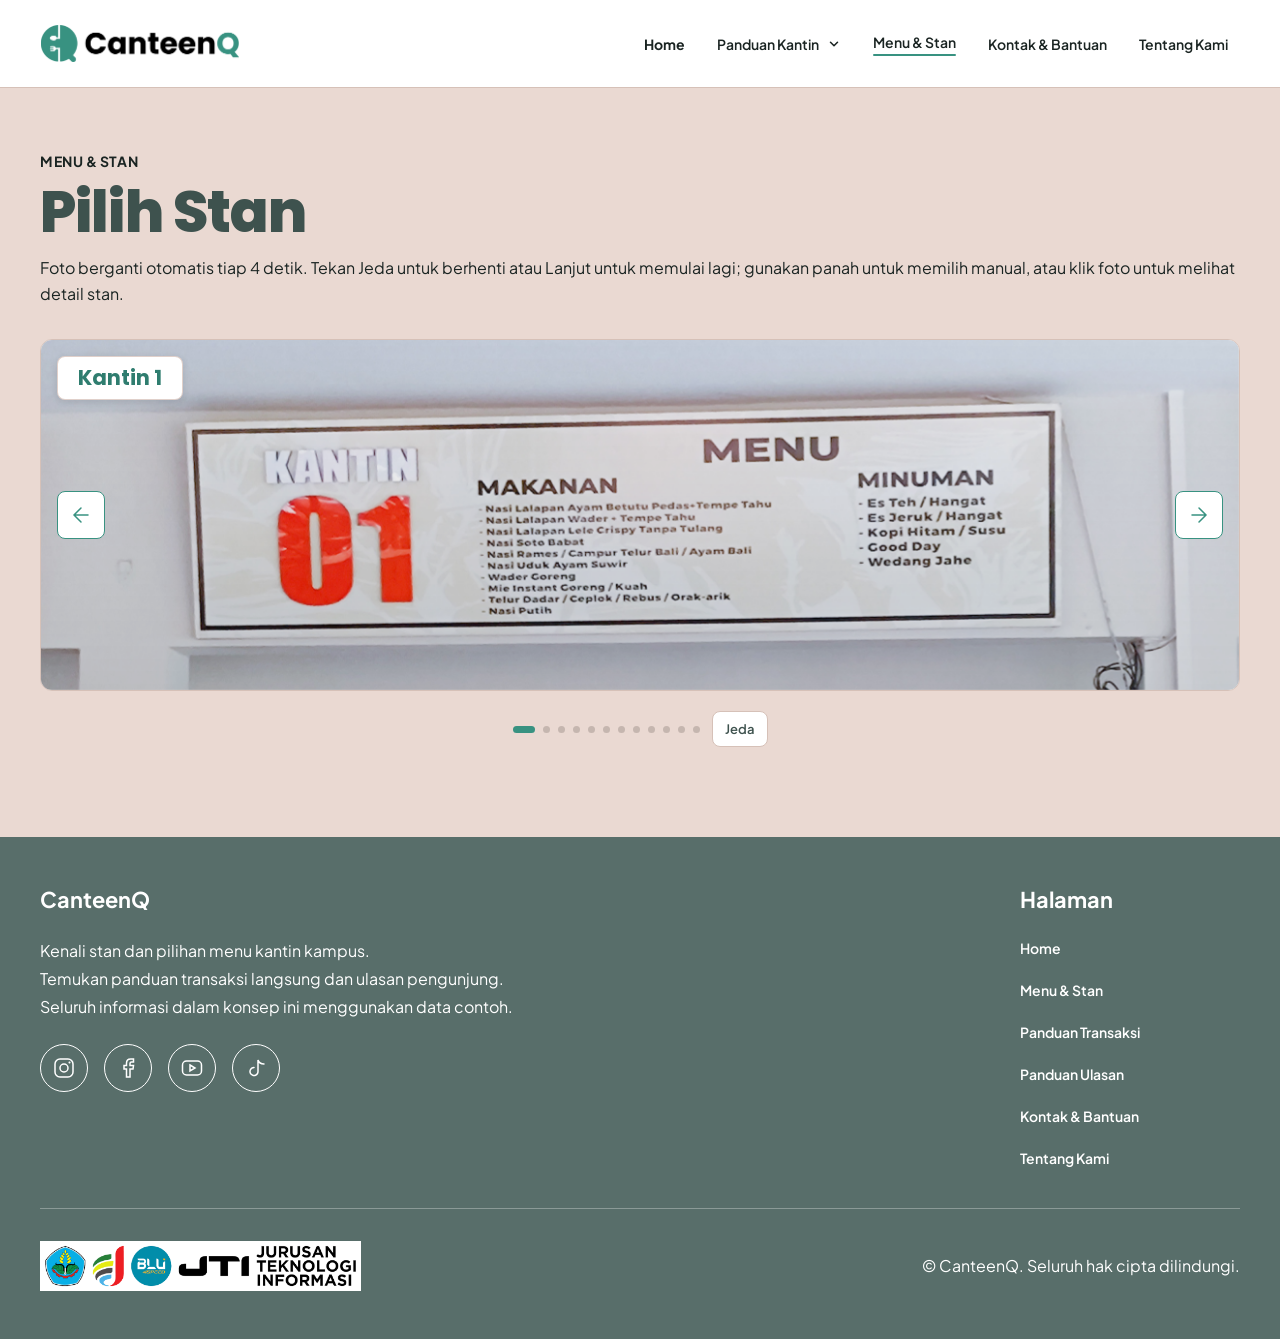
<file: MenuStan.html>
<!DOCTYPE html>
<html lang="id">
<head>
  <meta charset="UTF-8">
  <meta name="viewport" content="width=device-width, initial-scale=1.0">
  <title>Menu &amp; Stan - CanteenQ Kantin POLIJE</title>
  <link rel="preconnect" href="https://fonts.googleapis.com">
  <link rel="preconnect" href="https://fonts.gstatic.com" crossorigin>
  <link href="https://fonts.googleapis.com/css2?family=Plus+Jakarta+Sans:wght@400;600;700;800&family=Poppins:wght@600;700;800&display=swap" rel="stylesheet">
  <link rel="stylesheet" href="css/global.css">
  <link rel="stylesheet" href="css/menu-stan.css">
  <script src="js/navbar.js" defer></script>
  <script src="js/stalls-data.js" defer></script>
  <script src="js/carousel.js" defer></script>
  <script src="js/menu-stan.js" defer></script>
</head>
<body>
  <a class="skip-link" href="#konten-utama">Lewati ke konten utama</a>

  <header class="site-header">
    <div class="container nav-shell">
      <a href="Home.html" class="brand-link" aria-label="Beranda CanteenQ Kantin POLIJE">
        <img
          src="Assets/Logo/logo-canteenq-navbar.png"
          alt="CanteenQ"
          class="brand-logo"
          width="200"
          height="37"
        >
      </a>

      <button
        type="button"
        class="nav-toggle"
        data-nav-toggle
        aria-expanded="false"
        aria-controls="primary-nav"
      >
        <span class="nav-toggle-bars" aria-hidden="true">
          <span></span>
          <span></span>
          <span></span>
        </span>
        <span data-nav-toggle-label>Menu</span>
      </button>

      <nav id="primary-nav" class="primary-nav" aria-label="Navigasi utama">
        <ul class="nav-list">
          <li class="nav-item">
            <a href="Home.html" class="nav-link nav-link--home">
              <span class="nav-link-text">Home</span>
            </a>
          </li>
          <li class="nav-item" data-dropdown>
            <button
              type="button"
              class="nav-dropdown-trigger"
              data-dropdown-trigger
              aria-expanded="false"
              aria-haspopup="true"
            >
              <span class="nav-link-text">Panduan Kantin</span>
              <svg class="nav-chevron" viewBox="0 0 16 16" fill="none" aria-hidden="true">
                <path d="M4 6L8 10L12 6" stroke="currentColor" stroke-width="1.75" stroke-linecap="round" stroke-linejoin="round"/>
              </svg>
            </button>
            <ul class="nav-dropdown-menu" aria-label="Submenu Panduan Kantin">
              <li><a href="transaksi.html" class="nav-dropdown-link">Panduan Transaksi</a></li>
              <li><a href="ulasan.html" class="nav-dropdown-link">Panduan Ulasan</a></li>
            </ul>
          </li>
          <li class="nav-item">
            <a href="MenuStan.html" class="nav-link is-active" aria-current="page">
              <span class="nav-link-text">Menu &amp; Stan</span>
            </a>
          </li>
          <li class="nav-item">
            <a href="KontakBantuan.html" class="nav-link">
              <span class="nav-link-text">Kontak &amp; Bantuan</span>
            </a>
          </li>
          <li class="nav-item">
            <a href="TentangKami.html" class="nav-link">
              <span class="nav-link-text">Tentang Kami</span>
            </a>
          </li>
        </ul>
      </nav>
    </div>
  </header>

  <main id="konten-utama" class="page-main">
    <div class="container">
      <!-- Mode 1: Pilih Stan (Index Menu & Stan - Default saat klik navigasi Menu & Stan) -->
      <section id="view-pilih-stan" class="pilih-stan-view" aria-labelledby="pilih-stan-heading">
        <div class="pilih-stan-header">
          <p class="pilih-eyebrow">MENU &amp; STAN</p>
          <h1 id="pilih-stan-heading" class="page-title">Pilih Stan</h1>
          <p class="page-intro pilih-stan-intro">
            Foto berganti otomatis tiap 4 detik. Tekan Jeda untuk berhenti atau Lanjut untuk memulai lagi; gunakan panah untuk memilih manual, atau klik foto untuk melihat detail stan.
          </p>
        </div>

        <div
          class="stall-carousel"
          data-pilih-carousel
          role="region"
          aria-roledescription="carousel"
          aria-label="Pilih stan Kantin POLIJE"
        >
          <div class="stall-media stall-media--wide">
            <a
              href="MenuStan.html?stan=1"
              class="stall-photo-link"
              data-carousel-link
              aria-label="Lihat detail menu Kantin 1"
            >
              <img
                src="Assets/Foto Kantin/K1.jpeg"
                alt="Foto stan Kantin 1 di Kantin Politeknik Negeri Jember"
                class="stall-photo"
                data-carousel-photo
                width="1200"
                height="352"
                fetchpriority="high"
              >
            </a>
            <span class="stall-badge" data-carousel-badge>Kantin 1</span>
            <button
              type="button"
              class="carousel-btn carousel-btn--prev"
              data-carousel-prev
              aria-label="Stan sebelumnya"
            >
              <img src="Assets/Icons/arrow-left-teal.svg" alt="" width="24" height="24" aria-hidden="true">
            </button>
            <button
              type="button"
              class="carousel-btn carousel-btn--next"
              data-carousel-next
              aria-label="Stan berikutnya"
            >
              <img src="Assets/Icons/arrow-right-teal.svg" alt="" width="24" height="24" aria-hidden="true">
            </button>
          </div>
          <div class="carousel-footer">
            <div class="carousel-dots" data-carousel-dots aria-hidden="true"></div>
            <span class="sr-only" data-carousel-status>Stan 1 dari 12: Kantin 1</span>
            <button type="button" class="carousel-playback-btn" data-carousel-playback aria-pressed="false">
              Jeda
            </button>
          </div>
        </div>
      </section>

      <!-- Mode 2: Detail Menu & Stan (Aktif saat foto stan diklik atau URL memiliki ?stan=...) -->
      <div id="view-detail-stan" class="detail-stan-view" hidden>
        <div class="page-header">
          <h1 class="page-title">Menu &amp; Stan</h1>
          <p class="page-intro">
            Kenali pilihan menu dan jam operasional setiap stan kantin kampus. Pembelian dilakukan langsung di stan.
          </p>
        </div>

        <!-- Stall Profile: Carousel + Description & Hours -->
        <section class="stan-profile" aria-label="Profil stan kantin">
          <div
            class="stall-carousel"
            data-menustan-carousel
            role="region"
            aria-roledescription="carousel"
            aria-label="Pemilih stan Kantin POLIJE"
          >
            <div class="stall-media">
              <div class="stall-photo-link">
                <img
                  src="Assets/Foto Kantin/K1.jpeg"
                  alt="Foto stan Kantin 1 di Kantin Politeknik Negeri Jember"
                  class="stall-photo"
                  data-carousel-photo
                  width="696"
                  height="352"
                >
              </div>
              <span class="stall-badge" data-carousel-badge>Kantin 1</span>
              <button
                type="button"
                class="carousel-btn carousel-btn--prev"
                data-carousel-prev
                aria-label="Stan sebelumnya"
              >
                <img src="Assets/Icons/arrow-left-teal.svg" alt="" width="24" height="24" aria-hidden="true">
              </button>
              <button
                type="button"
                class="carousel-btn carousel-btn--next"
                data-carousel-next
                aria-label="Stan berikutnya"
              >
                <img src="Assets/Icons/arrow-right-teal.svg" alt="" width="24" height="24" aria-hidden="true">
              </button>
            </div>
            <div class="carousel-footer">
              <div class="carousel-dots" data-carousel-dots aria-hidden="true"></div>
              <span class="sr-only" data-carousel-status>Stan 1 dari 12: Kantin 1</span>
            </div>
          </div>

          <div class="stan-info" aria-live="polite">
            <div class="stan-info-group">
              <h2 class="stan-info-heading">Deskripsi</h2>
              <p id="stan-category" class="stan-category-tag">Masakan rumahan</p>
              <p id="stan-description" class="stan-description">
                Pilihan nasi dan lauk rumahan untuk makan siang. Tanyakan ketersediaan menu langsung kepada penjual.
              </p>
            </div>

            <div class="stan-info-group">
              <h2 class="stan-info-heading">Jam Operasional</h2>
              <table class="stan-hours-table">
                <tbody id="stan-hours-body">
                  <tr>
                    <td>Senin - Jumat</td>
                    <td>08.00 - 16.30</td>
                  </tr>
                  <tr>
                    <td>Sabtu - Minggu</td>
                    <td>Tutup</td>
                  </tr>
                </tbody>
              </table>
            </div>
          </div>
        </section>

        <!-- Menu Section -->
        <section class="stan-menu-section" aria-labelledby="menu-section-heading" aria-live="polite">
          <div class="stan-menu-header">
            <h2 id="menu-section-heading" class="section-heading section-heading--accent">Menu</h2>
            <p id="stan-menu-note" class="stan-menu-note">
              Foto dan data menu berikut masih contoh dan belum diverifikasi.
            </p>
          </div>

          <div class="menu-groups">
            <div id="group-makanan" class="menu-group">
              <h3 class="menu-category-title">Makanan</h3>
              <div id="grid-makanan" class="menu-grid">
                <article class="menu-card">
                  <div class="menu-thumb">
                    <img src="Assets/Menu Kantin/Kantin 1/Makanan/lalapan_wader.png" alt="Nasi Lalapan Wader di Kantin 1" width="221" height="128" loading="lazy">
                  </div>
                  <div class="menu-card-body">
                    <h4 class="menu-card-name">Nasi Lalapan Wader</h4>
                    <p class="menu-card-meta">Kantin 1 &middot; Makanan</p>
                    <p class="menu-card-price">Rp11.000</p>
                  </div>
                </article>
              </div>
            </div>

            <div id="group-minuman" class="menu-group">
              <h3 class="menu-category-title">Minuman</h3>
              <div id="grid-minuman" class="menu-grid">
                <article class="menu-card">
                  <div class="menu-thumb">
                    <img src="Assets/Menu Kantin/Kantin 1/Minuman/esteh.png" alt="Es Teh di Kantin 1" width="221" height="128" loading="lazy">
                  </div>
                  <div class="menu-card-body">
                    <h4 class="menu-card-name">Es Teh</h4>
                    <p class="menu-card-meta">Kantin 1 &middot; Minuman</p>
                    <p class="menu-card-price">Rp3.500</p>
                  </div>
                </article>
              </div>
            </div>

            <div id="menu-empty-state" class="menu-state-box" hidden>
              <h3>Daftar menu belum tersedia</h3>
              <p>Silakan pilih stan lain di atas atau tanyakan langsung menu hari ini kepada penjual di stan.</p>
            </div>
          </div>
        </section>
      </div>
    </div>
  </main>

  <footer class="site-footer">
    <div class="container footer-inner">
      <div class="footer-top">
        <div class="footer-brand">
          <h2 class="footer-title">CanteenQ</h2>
          <div class="footer-desc">
            <p>Kenali stan dan pilihan menu kantin kampus.</p>
            <p>Temukan panduan transaksi langsung dan ulasan pengunjung.</p>
            <p>Seluruh informasi dalam konsep ini menggunakan data contoh.</p>
          </div>
          <div class="footer-socials" aria-label="Media sosial CanteenQ">
            <button type="button" class="social-btn" data-social="Instagram" aria-label="Instagram CanteenQ">
              <img src="Assets/Icons/instagram.svg" alt="" width="24" height="24" aria-hidden="true">
            </button>
            <button type="button" class="social-btn" data-social="Facebook" aria-label="Facebook CanteenQ">
              <img src="Assets/Icons/facebook.svg" alt="" width="24" height="24" aria-hidden="true">
            </button>
            <button type="button" class="social-btn" data-social="YouTube" aria-label="YouTube CanteenQ">
              <img src="Assets/Icons/youtube.svg" alt="" width="24" height="24" aria-hidden="true">
            </button>
            <button type="button" class="social-btn" data-social="TikTok" aria-label="TikTok CanteenQ">
              <img src="Assets/Icons/tiktok.svg" alt="" width="24" height="24" aria-hidden="true">
            </button>
          </div>
        </div>

        <nav class="footer-nav" aria-label="Navigasi footer">
          <h2 class="footer-title">Halaman</h2>
          <ul class="footer-links">
            <li><a href="Home.html">Home</a></li>
            <li><a href="MenuStan.html">Menu &amp; Stan</a></li>
            <li><a href="transaksi.html">Panduan Transaksi</a></li>
            <li><a href="ulasan.html">Panduan Ulasan</a></li>
            <li><a href="KontakBantuan.html">Kontak &amp; Bantuan</a></li>
            <li><a href="TentangKami.html">Tentang Kami</a></li>
          </ul>
        </nav>
      </div>

      <hr class="footer-divider">

      <div class="footer-bottom">
        <img
          src="Assets/Logo/logo-polije-blu-jti.png"
          alt="Logo Politeknik Negeri Jember, BLU, dan Jurusan Teknologi Informasi"
          class="footer-institution-logo"
          width="324"
          height="50"
          loading="lazy"
        >
        <p class="footer-copyright">&copy; CanteenQ. Seluruh hak cipta dilindungi.</p>
      </div>
    </div>
  </footer>
</body>
</html>
</file>
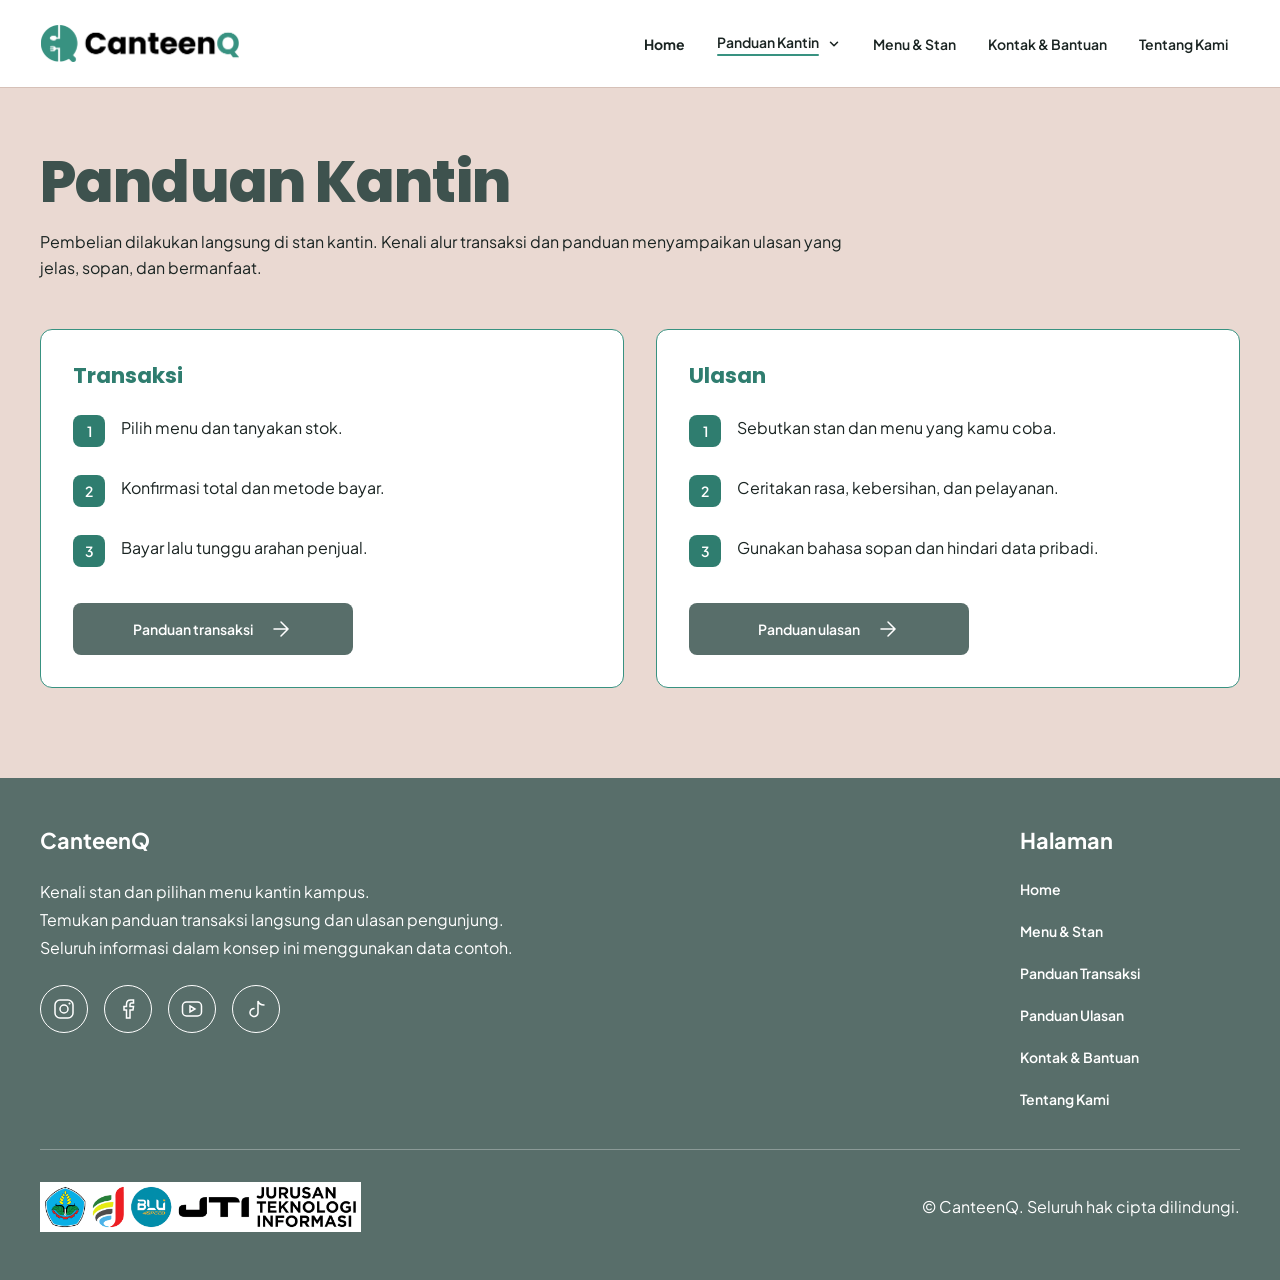
<file: PanduanKantin.html>
<!DOCTYPE html>
<html lang="id">
<head>
  <meta charset="UTF-8">
  <meta name="viewport" content="width=device-width, initial-scale=1.0">
  <title>Panduan Kantin - CanteenQ Kantin POLIJE</title>
  <link rel="preconnect" href="https://fonts.googleapis.com">
  <link rel="preconnect" href="https://fonts.gstatic.com" crossorigin>
  <link href="https://fonts.googleapis.com/css2?family=Plus+Jakarta+Sans:wght@400;600;700;800&family=Poppins:wght@600;700;800&display=swap" rel="stylesheet">
  <link rel="stylesheet" href="css/global.css">
  <link rel="stylesheet" href="css/panduan.css">
  <script src="js/navbar.js" defer></script>
</head>
<body>
  <a class="skip-link" href="#konten-utama">Lewati ke konten utama</a>

  <header class="site-header">
    <div class="container nav-shell">
      <a href="Home.html" class="brand-link" aria-label="Beranda CanteenQ Kantin POLIJE">
        <img
          src="Assets/Logo/logo-canteenq-navbar.png"
          alt="CanteenQ"
          class="brand-logo"
          width="200"
          height="37"
        >
      </a>

      <button
        type="button"
        class="nav-toggle"
        data-nav-toggle
        aria-expanded="false"
        aria-controls="primary-nav"
      >
        <span class="nav-toggle-bars" aria-hidden="true">
          <span></span>
          <span></span>
          <span></span>
        </span>
        <span data-nav-toggle-label>Menu</span>
      </button>

      <nav id="primary-nav" class="primary-nav" aria-label="Navigasi utama">
        <ul class="nav-list">
          <li class="nav-item">
            <a href="Home.html" class="nav-link nav-link--home">
              <span class="nav-link-text">Home</span>
            </a>
          </li>
          <li class="nav-item" data-dropdown>
            <button
              type="button"
              class="nav-dropdown-trigger is-active"
              data-dropdown-trigger
              aria-expanded="false"
              aria-haspopup="true"
            >
              <span class="nav-link-text">Panduan Kantin</span>
              <svg class="nav-chevron" viewBox="0 0 16 16" fill="none" aria-hidden="true">
                <path d="M4 6L8 10L12 6" stroke="currentColor" stroke-width="1.75" stroke-linecap="round" stroke-linejoin="round"/>
              </svg>
            </button>
            <ul class="nav-dropdown-menu" aria-label="Submenu Panduan Kantin">
              <li><a href="transaksi.html" class="nav-dropdown-link">Panduan Transaksi</a></li>
              <li><a href="ulasan.html" class="nav-dropdown-link">Panduan Ulasan</a></li>
            </ul>
          </li>
          <li class="nav-item">
            <a href="MenuStan.html" class="nav-link">
              <span class="nav-link-text">Menu &amp; Stan</span>
            </a>
          </li>
          <li class="nav-item">
            <a href="KontakBantuan.html" class="nav-link">
              <span class="nav-link-text">Kontak &amp; Bantuan</span>
            </a>
          </li>
          <li class="nav-item">
            <a href="TentangKami.html" class="nav-link">
              <span class="nav-link-text">Tentang Kami</span>
            </a>
          </li>
        </ul>
      </nav>
    </div>
  </header>

  <main id="konten-utama" class="page-main">
    <div class="container">
      <div class="page-header">
        <h1 class="page-title">Panduan Kantin</h1>
        <p class="page-intro">
          Pembelian dilakukan langsung di stan kantin. Kenali alur transaksi dan panduan menyampaikan ulasan yang jelas, sopan, dan bermanfaat.
        </p>
      </div>

      <div class="panduan-overview-grid">
        <section class="panduan-overview-card" aria-labelledby="card-transaksi-title">
          <h2 id="card-transaksi-title">Transaksi</h2>
          <ol class="panduan-point-list">
            <li>
              <span class="panduan-point-num" aria-hidden="true">1</span>
              <span>Pilih menu dan tanyakan stok.</span>
            </li>
            <li>
              <span class="panduan-point-num" aria-hidden="true">2</span>
              <span>Konfirmasi total dan metode bayar.</span>
            </li>
            <li>
              <span class="panduan-point-num" aria-hidden="true">3</span>
              <span>Bayar lalu tunggu arahan penjual.</span>
            </li>
          </ol>
          <a href="transaksi.html" class="btn-primary btn-primary--wide">
            <span>Panduan transaksi</span>
            <img src="Assets/Icons/arrow-right-white.svg" alt="" class="btn-arrow btn-arrow--light" width="24" height="24" aria-hidden="true">
            <img src="Assets/Icons/arrow-right-dark.svg" alt="" class="btn-arrow btn-arrow--dark" width="24" height="24" aria-hidden="true">
          </a>
        </section>

        <section class="panduan-overview-card" aria-labelledby="card-ulasan-title">
          <h2 id="card-ulasan-title">Ulasan</h2>
          <ol class="panduan-point-list">
            <li>
              <span class="panduan-point-num" aria-hidden="true">1</span>
              <span>Sebutkan stan dan menu yang kamu coba.</span>
            </li>
            <li>
              <span class="panduan-point-num" aria-hidden="true">2</span>
              <span>Ceritakan rasa, kebersihan, dan pelayanan.</span>
            </li>
            <li>
              <span class="panduan-point-num" aria-hidden="true">3</span>
              <span>Gunakan bahasa sopan dan hindari data pribadi.</span>
            </li>
          </ol>
          <a href="ulasan.html" class="btn-primary btn-primary--wide">
            <span>Panduan ulasan</span>
            <img src="Assets/Icons/arrow-right-white.svg" alt="" class="btn-arrow btn-arrow--light" width="24" height="24" aria-hidden="true">
            <img src="Assets/Icons/arrow-right-dark.svg" alt="" class="btn-arrow btn-arrow--dark" width="24" height="24" aria-hidden="true">
          </a>
        </section>
      </div>
    </div>
  </main>

  <footer class="site-footer">
    <div class="container footer-inner">
      <div class="footer-top">
        <div class="footer-brand">
          <h2 class="footer-title">CanteenQ</h2>
          <div class="footer-desc">
            <p>Kenali stan dan pilihan menu kantin kampus.</p>
            <p>Temukan panduan transaksi langsung dan ulasan pengunjung.</p>
            <p>Seluruh informasi dalam konsep ini menggunakan data contoh.</p>
          </div>
          <div class="footer-socials" aria-label="Media sosial CanteenQ">
            <button type="button" class="social-btn" data-social="Instagram" aria-label="Instagram CanteenQ">
              <img src="Assets/Icons/instagram.svg" alt="" width="24" height="24" aria-hidden="true">
            </button>
            <button type="button" class="social-btn" data-social="Facebook" aria-label="Facebook CanteenQ">
              <img src="Assets/Icons/facebook.svg" alt="" width="24" height="24" aria-hidden="true">
            </button>
            <button type="button" class="social-btn" data-social="YouTube" aria-label="YouTube CanteenQ">
              <img src="Assets/Icons/youtube.svg" alt="" width="24" height="24" aria-hidden="true">
            </button>
            <button type="button" class="social-btn" data-social="TikTok" aria-label="TikTok CanteenQ">
              <img src="Assets/Icons/tiktok.svg" alt="" width="24" height="24" aria-hidden="true">
            </button>
          </div>
        </div>

        <nav class="footer-nav" aria-label="Navigasi footer">
          <h2 class="footer-title">Halaman</h2>
          <ul class="footer-links">
            <li><a href="Home.html">Home</a></li>
            <li><a href="MenuStan.html">Menu &amp; Stan</a></li>
            <li><a href="transaksi.html">Panduan Transaksi</a></li>
            <li><a href="ulasan.html">Panduan Ulasan</a></li>
            <li><a href="KontakBantuan.html">Kontak &amp; Bantuan</a></li>
            <li><a href="TentangKami.html">Tentang Kami</a></li>
          </ul>
        </nav>
      </div>

      <hr class="footer-divider">

      <div class="footer-bottom">
        <img
          src="Assets/Logo/logo-polije-blu-jti.png"
          alt="Logo Politeknik Negeri Jember, BLU, dan Jurusan Teknologi Informasi"
          class="footer-institution-logo"
          width="324"
          height="50"
          loading="lazy"
        >
        <p class="footer-copyright">&copy; CanteenQ. Seluruh hak cipta dilindungi.</p>
      </div>
    </div>
  </footer>
</body>
</html>
</file>
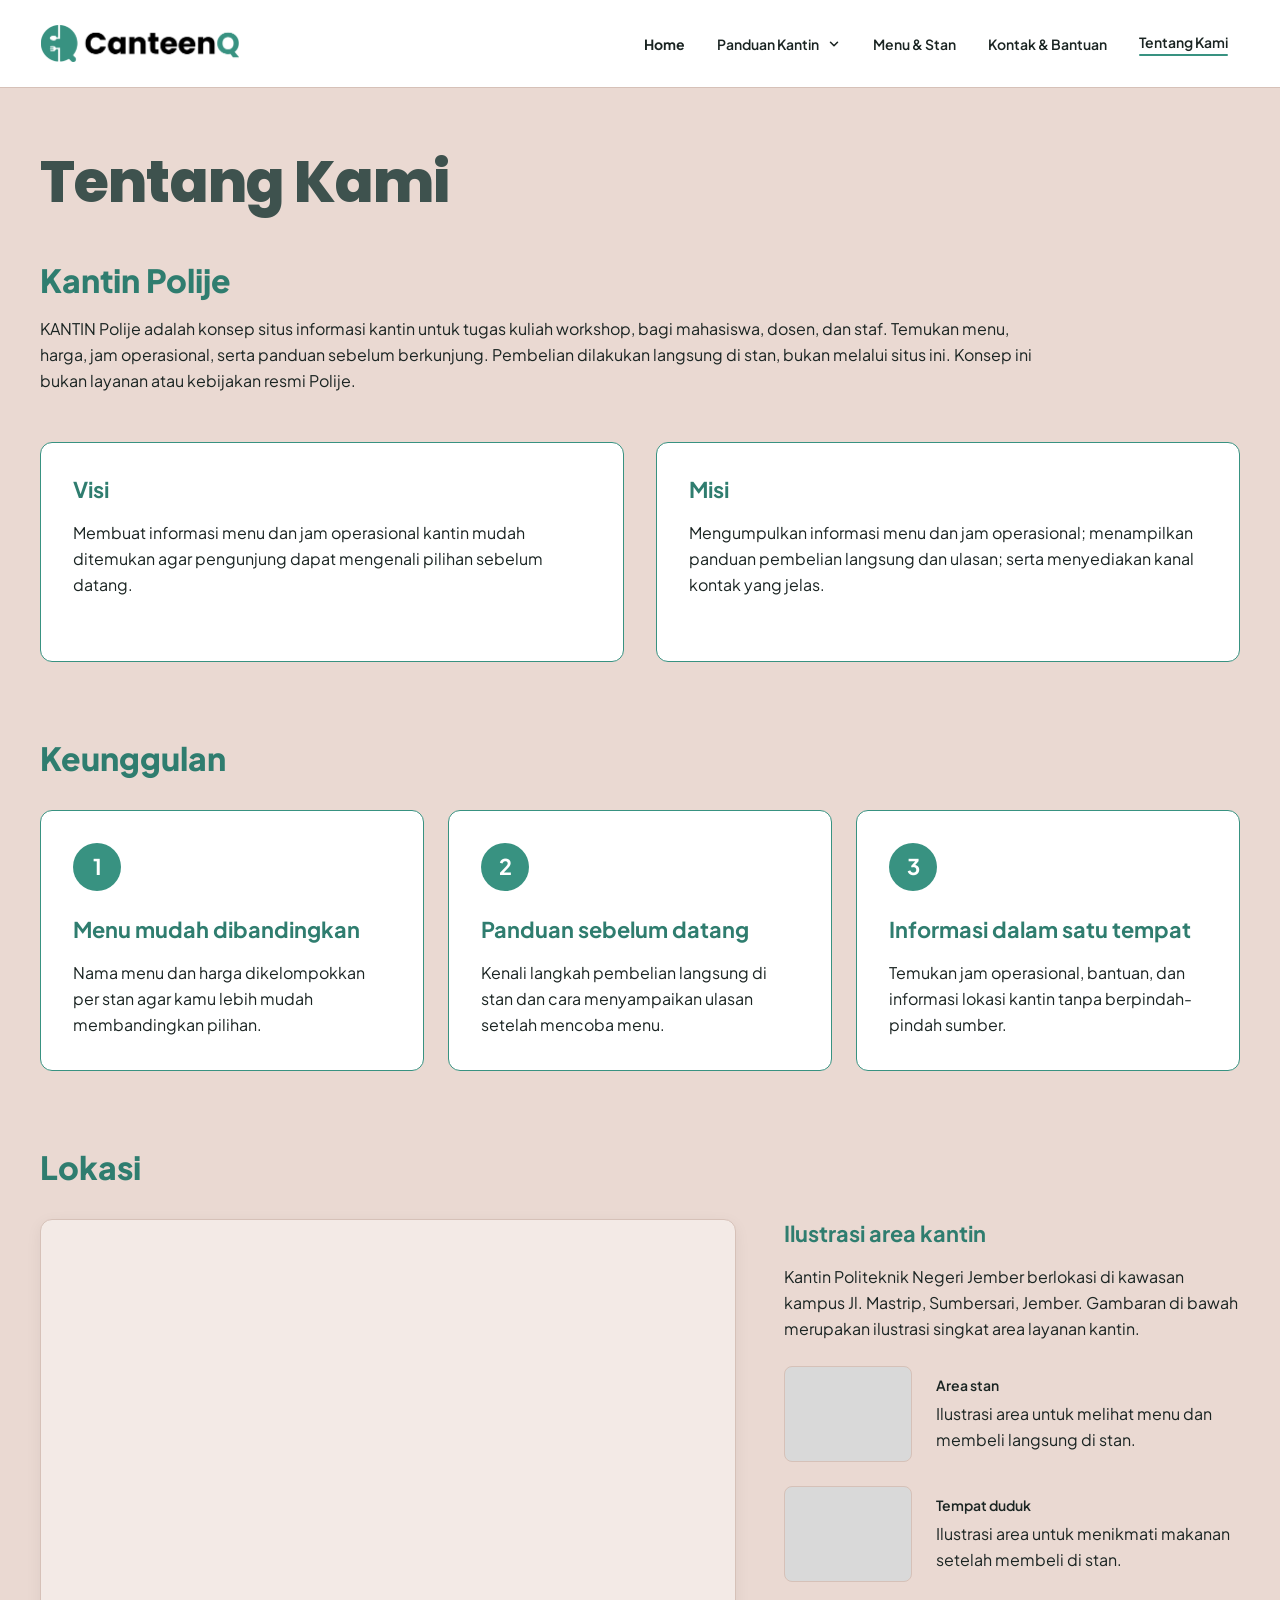
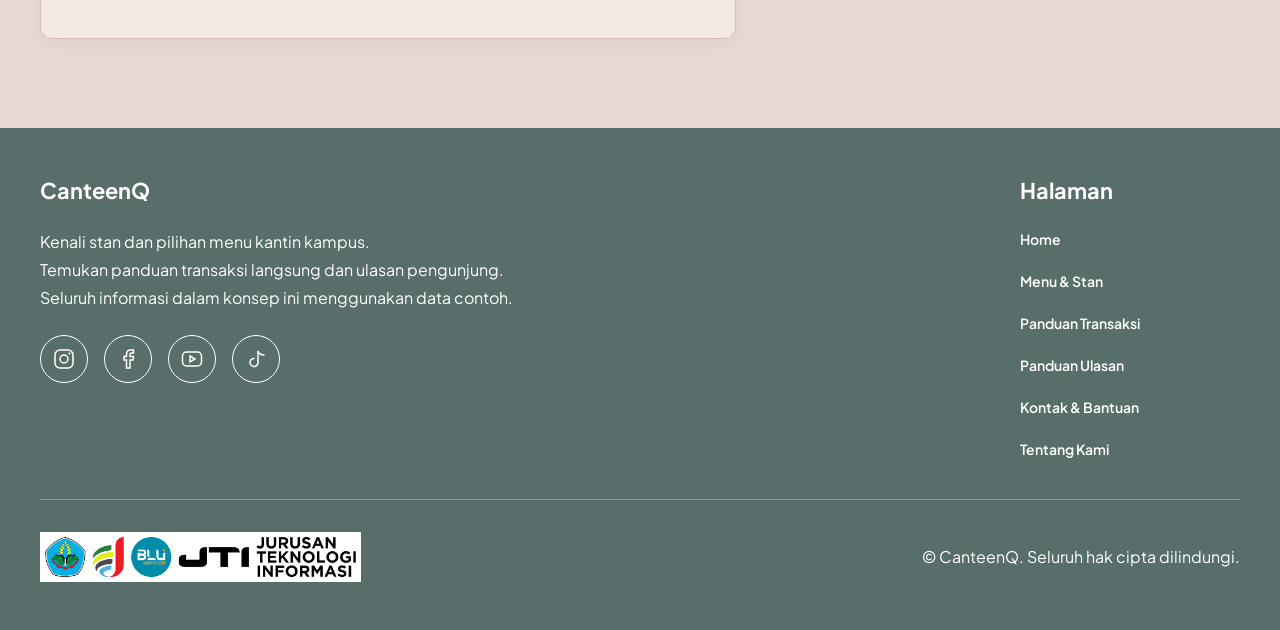
<file: TentangKami.html>
<!DOCTYPE html>
<html lang="id">
<head>
  <meta charset="UTF-8">
  <meta name="viewport" content="width=device-width, initial-scale=1.0">
  <title>Tentang Kami - CanteenQ Kantin POLIJE</title>
  <link rel="preconnect" href="https://fonts.googleapis.com">
  <link rel="preconnect" href="https://fonts.gstatic.com" crossorigin>
  <link href="https://fonts.googleapis.com/css2?family=Plus+Jakarta+Sans:wght@400;600;700;800&family=Poppins:wght@600;700;800&display=swap" rel="stylesheet">
  <link rel="stylesheet" href="css/global.css">
  <link rel="stylesheet" href="css/tentang.css">
  <script src="js/navbar.js" defer></script>
</head>
<body>
  <a class="skip-link" href="#konten-utama">Lewati ke konten utama</a>

  <header class="site-header">
    <div class="container nav-shell">
      <a href="Home.html" class="brand-link" aria-label="Beranda CanteenQ Kantin POLIJE">
        <img
          src="Assets/Logo/logo-canteenq-navbar.png"
          alt="CanteenQ"
          class="brand-logo"
          width="200"
          height="37"
        >
      </a>

      <button
        type="button"
        class="nav-toggle"
        data-nav-toggle
        aria-expanded="false"
        aria-controls="primary-nav"
      >
        <span class="nav-toggle-bars" aria-hidden="true">
          <span></span>
          <span></span>
          <span></span>
        </span>
        <span data-nav-toggle-label>Menu</span>
      </button>

      <nav id="primary-nav" class="primary-nav" aria-label="Navigasi utama">
        <ul class="nav-list">
          <li class="nav-item">
            <a href="Home.html" class="nav-link nav-link--home">
              <span class="nav-link-text">Home</span>
            </a>
          </li>
          <li class="nav-item" data-dropdown>
            <button
              type="button"
              class="nav-dropdown-trigger"
              data-dropdown-trigger
              aria-expanded="false"
              aria-haspopup="true"
            >
              <span class="nav-link-text">Panduan Kantin</span>
              <svg class="nav-chevron" viewBox="0 0 16 16" fill="none" aria-hidden="true">
                <path d="M4 6L8 10L12 6" stroke="currentColor" stroke-width="1.75" stroke-linecap="round" stroke-linejoin="round"/>
              </svg>
            </button>
            <ul class="nav-dropdown-menu" aria-label="Submenu Panduan Kantin">
              <li><a href="transaksi.html" class="nav-dropdown-link">Panduan Transaksi</a></li>
              <li><a href="ulasan.html" class="nav-dropdown-link">Panduan Ulasan</a></li>
            </ul>
          </li>
          <li class="nav-item">
            <a href="MenuStan.html" class="nav-link">
              <span class="nav-link-text">Menu &amp; Stan</span>
            </a>
          </li>
          <li class="nav-item">
            <a href="KontakBantuan.html" class="nav-link">
              <span class="nav-link-text">Kontak &amp; Bantuan</span>
            </a>
          </li>
          <li class="nav-item">
            <a href="TentangKami.html" class="nav-link is-active" aria-current="page">
              <span class="nav-link-text">Tentang Kami</span>
            </a>
          </li>
        </ul>
      </nav>
    </div>
  </header>

  <main id="konten-utama" class="page-main">
    <div class="container tentang-stack">
      <!-- 1. Pengantar & Visi Misi -->
      <section class="tentang-intro-group" aria-labelledby="tentang-heading">
        <h1 id="tentang-heading" class="page-title">Tentang Kami</h1>

        <div class="project-intro">
          <h2 class="section-heading section-heading--accent">Kantin Polije</h2>
          <p>
            KANTIN Polije adalah konsep situs informasi kantin untuk tugas kuliah workshop, bagi mahasiswa, dosen, dan staf. Temukan menu, harga, jam operasional, serta panduan sebelum berkunjung. Pembelian dilakukan langsung di stan, bukan melalui situs ini. Konsep ini bukan layanan atau kebijakan resmi Polije.
          </p>
        </div>

        <div class="visi-misi-grid">
          <article class="visi-misi-card">
            <h3>Visi</h3>
            <p>
              Membuat informasi menu dan jam operasional kantin mudah ditemukan agar pengunjung dapat mengenali pilihan sebelum datang.
            </p>
          </article>

          <article class="visi-misi-card">
            <h3>Misi</h3>
            <p>
              Mengumpulkan informasi menu dan jam operasional; menampilkan panduan pembelian langsung dan ulasan; serta menyediakan kanal kontak yang jelas.
            </p>
          </article>
        </div>
      </section>

      <!-- 2. Keunggulan -->
      <section class="tentang-section" aria-labelledby="keunggulan-heading">
        <h2 id="keunggulan-heading" class="section-heading section-heading--accent">Keunggulan</h2>

        <div class="keunggulan-grid">
          <article class="keunggulan-card">
            <span class="keunggulan-number" aria-hidden="true">1</span>
            <div class="keunggulan-copy">
              <h3>Menu mudah dibandingkan</h3>
              <p>
                Nama menu dan harga dikelompokkan per stan agar kamu lebih mudah membandingkan pilihan.
              </p>
            </div>
          </article>

          <article class="keunggulan-card">
            <span class="keunggulan-number" aria-hidden="true">2</span>
            <div class="keunggulan-copy">
              <h3>Panduan sebelum datang</h3>
              <p>
                Kenali langkah pembelian langsung di stan dan cara menyampaikan ulasan setelah mencoba menu.
              </p>
            </div>
          </article>

          <article class="keunggulan-card">
            <span class="keunggulan-number" aria-hidden="true">3</span>
            <div class="keunggulan-copy">
              <h3>Informasi dalam satu tempat</h3>
              <p>
                Temukan jam operasional, bantuan, dan informasi lokasi kantin tanpa berpindah-pindah sumber.
              </p>
            </div>
          </article>
        </div>
      </section>

      <!-- 3. Lokasi -->
      <section id="lokasi" class="tentang-section" aria-labelledby="lokasi-heading">
        <h2 id="lokasi-heading" class="section-heading section-heading--accent">Lokasi</h2>

        <div class="lokasi-grid">
          <div class="map-embed-card">
            <iframe
              class="map-embed-frame"
              src="https://www.google.com/maps/embed?pb=!1m18!1m12!1m3!1d2800!2d113.7235017!3d-8.1604121!2m3!1f0!2f0!3f0!3m2!1i1024!2i768!4f13.1!3m3!1m2!1s0x2dd695b626ab03cb%3A0xc9b95cdabdf2146!2sKantin%20Politeknik%20Negeri%20Jember!5e0!3m2!1sid!2sid!4v1700000000000!5m2!1sid!2sid"
              title="Peta Lokasi Kantin Politeknik Negeri Jember di Google Maps"
              loading="lazy"
              allowfullscreen
              referrerpolicy="no-referrer-when-downgrade"
            ></iframe>
          </div>

          <div class="ilustrasi-area">
            <div class="ilustrasi-header">
              <h3>Ilustrasi area kantin</h3>
              <p>
                Kantin Politeknik Negeri Jember berlokasi di kawasan kampus Jl. Mastrip, Sumbersari, Jember. Gambaran di bawah merupakan ilustrasi singkat area layanan kantin.
              </p>
            </div>

            <div class="ilustrasi-list">
              <div class="ilustrasi-item">
                <div class="ilustrasi-thumb" role="img" aria-label="Placeholder ilustrasi area stan"></div>
                <div class="ilustrasi-copy">
                  <h4>Area stan</h4>
                  <p>Ilustrasi area untuk melihat menu dan membeli langsung di stan.</p>
                </div>
              </div>

              <div class="ilustrasi-item">
                <div class="ilustrasi-thumb" role="img" aria-label="Placeholder ilustrasi tempat duduk"></div>
                <div class="ilustrasi-copy">
                  <h4>Tempat duduk</h4>
                  <p>Ilustrasi area untuk menikmati makanan setelah membeli di stan.</p>
                </div>
              </div>
            </div>
          </div>
        </div>
      </section>
    </div>
  </main>

  <footer class="site-footer">
    <div class="container footer-inner">
      <div class="footer-top">
        <div class="footer-brand">
          <h2 class="footer-title">CanteenQ</h2>
          <div class="footer-desc">
            <p>Kenali stan dan pilihan menu kantin kampus.</p>
            <p>Temukan panduan transaksi langsung dan ulasan pengunjung.</p>
            <p>Seluruh informasi dalam konsep ini menggunakan data contoh.</p>
          </div>
          <div class="footer-socials" aria-label="Media sosial CanteenQ">
            <button type="button" class="social-btn" data-social="Instagram" aria-label="Instagram CanteenQ">
              <img src="Assets/Icons/instagram.svg" alt="" width="24" height="24" aria-hidden="true">
            </button>
            <button type="button" class="social-btn" data-social="Facebook" aria-label="Facebook CanteenQ">
              <img src="Assets/Icons/facebook.svg" alt="" width="24" height="24" aria-hidden="true">
            </button>
            <button type="button" class="social-btn" data-social="YouTube" aria-label="YouTube CanteenQ">
              <img src="Assets/Icons/youtube.svg" alt="" width="24" height="24" aria-hidden="true">
            </button>
            <button type="button" class="social-btn" data-social="TikTok" aria-label="TikTok CanteenQ">
              <img src="Assets/Icons/tiktok.svg" alt="" width="24" height="24" aria-hidden="true">
            </button>
          </div>
        </div>

        <nav class="footer-nav" aria-label="Navigasi footer">
          <h2 class="footer-title">Halaman</h2>
          <ul class="footer-links">
            <li><a href="Home.html">Home</a></li>
            <li><a href="MenuStan.html">Menu &amp; Stan</a></li>
            <li><a href="transaksi.html">Panduan Transaksi</a></li>
            <li><a href="ulasan.html">Panduan Ulasan</a></li>
            <li><a href="KontakBantuan.html">Kontak &amp; Bantuan</a></li>
            <li><a href="TentangKami.html">Tentang Kami</a></li>
          </ul>
        </nav>
      </div>

      <hr class="footer-divider">

      <div class="footer-bottom">
        <img
          src="Assets/Logo/logo-polije-blu-jti.png"
          alt="Logo Politeknik Negeri Jember, BLU, dan Jurusan Teknologi Informasi"
          class="footer-institution-logo"
          width="324"
          height="50"
          loading="lazy"
        >
        <p class="footer-copyright">&copy; CanteenQ. Seluruh hak cipta dilindungi.</p>
      </div>
    </div>
  </footer>
</body>
</html>
</file>
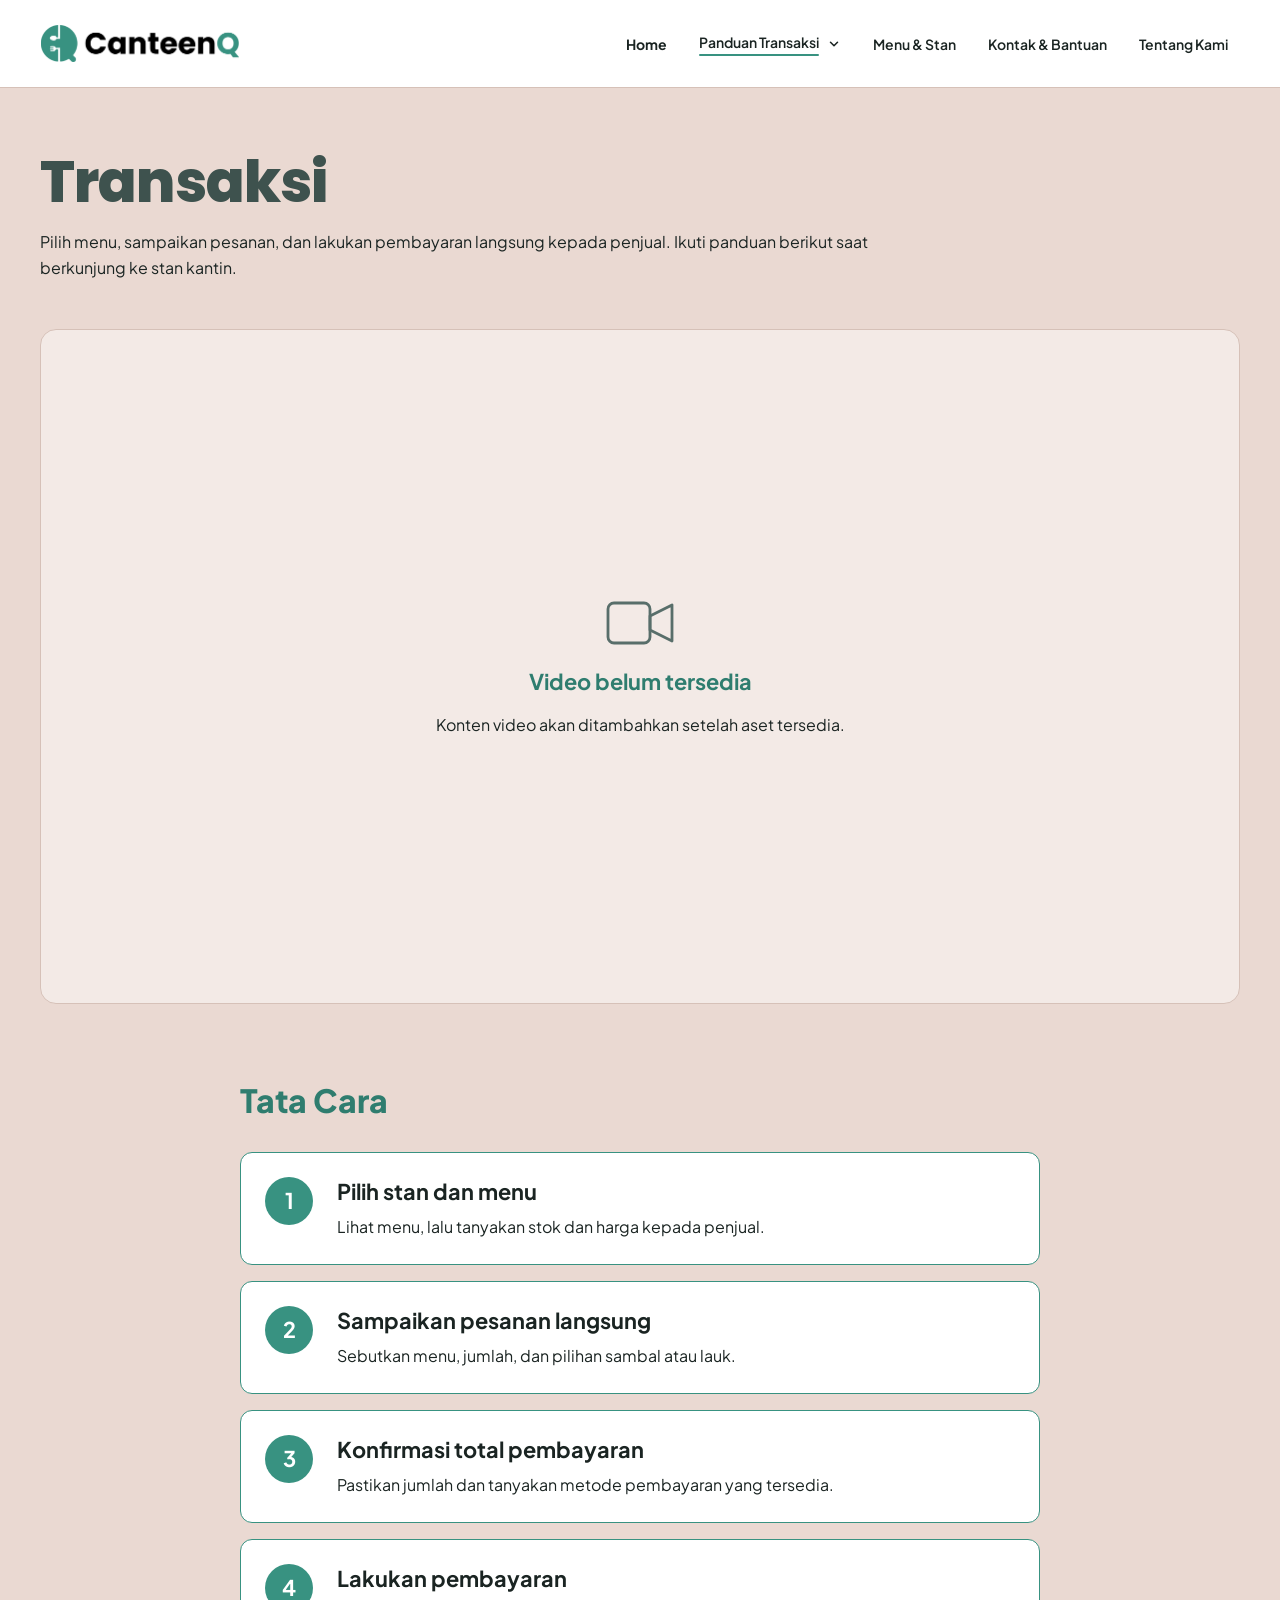
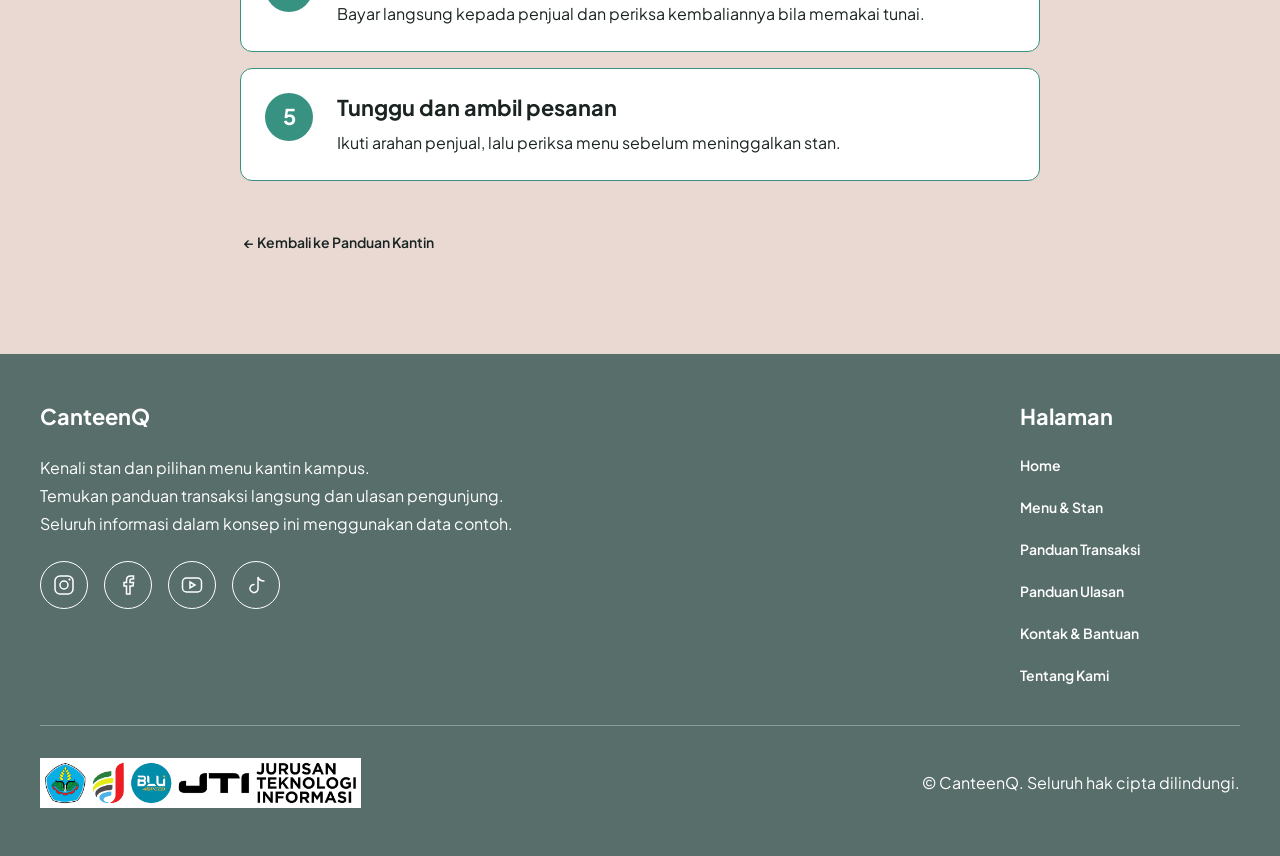
<file: transaksi.html>
<!DOCTYPE html>
<html lang="id">
<head>
  <meta charset="UTF-8">
  <meta name="viewport" content="width=device-width, initial-scale=1.0">
  <title>Panduan Transaksi - CanteenQ Kantin POLIJE</title>
  <link rel="preconnect" href="https://fonts.googleapis.com">
  <link rel="preconnect" href="https://fonts.gstatic.com" crossorigin>
  <link href="https://fonts.googleapis.com/css2?family=Plus+Jakarta+Sans:wght@400;600;700;800&family=Poppins:wght@600;700;800&display=swap" rel="stylesheet">
  <link rel="stylesheet" href="css/global.css">
  <link rel="stylesheet" href="css/panduan.css">
  <script src="js/navbar.js" defer></script>
</head>
<body>
  <a class="skip-link" href="#konten-utama">Lewati ke konten utama</a>

  <header class="site-header">
    <div class="container nav-shell">
      <a href="Home.html" class="brand-link" aria-label="Beranda CanteenQ Kantin POLIJE">
        <img
          src="Assets/Logo/logo-canteenq-navbar.png"
          alt="CanteenQ"
          class="brand-logo"
          width="200"
          height="37"
        >
      </a>

      <button
        type="button"
        class="nav-toggle"
        data-nav-toggle
        aria-expanded="false"
        aria-controls="primary-nav"
      >
        <span class="nav-toggle-bars" aria-hidden="true">
          <span></span>
          <span></span>
          <span></span>
        </span>
        <span data-nav-toggle-label>Menu</span>
      </button>

      <nav id="primary-nav" class="primary-nav" aria-label="Navigasi utama">
        <ul class="nav-list">
          <li class="nav-item">
            <a href="Home.html" class="nav-link nav-link--home">
              <span class="nav-link-text">Home</span>
            </a>
          </li>
          <li class="nav-item" data-dropdown>
            <button
              type="button"
              class="nav-dropdown-trigger is-active"
              data-dropdown-trigger
              aria-expanded="false"
              aria-haspopup="true"
            >
              <span class="nav-link-text">Panduan Transaksi</span>
              <svg class="nav-chevron" viewBox="0 0 16 16" fill="none" aria-hidden="true">
                <path d="M4 6L8 10L12 6" stroke="currentColor" stroke-width="1.75" stroke-linecap="round" stroke-linejoin="round"/>
              </svg>
            </button>
            <ul class="nav-dropdown-menu" aria-label="Submenu Panduan Kantin">
              <li><a href="transaksi.html" class="nav-dropdown-link is-active" aria-current="page">Panduan Transaksi</a></li>
              <li><a href="ulasan.html" class="nav-dropdown-link">Panduan Ulasan</a></li>
            </ul>
          </li>
          <li class="nav-item">
            <a href="MenuStan.html" class="nav-link">
              <span class="nav-link-text">Menu &amp; Stan</span>
            </a>
          </li>
          <li class="nav-item">
            <a href="KontakBantuan.html" class="nav-link">
              <span class="nav-link-text">Kontak &amp; Bantuan</span>
            </a>
          </li>
          <li class="nav-item">
            <a href="TentangKami.html" class="nav-link">
              <span class="nav-link-text">Tentang Kami</span>
            </a>
          </li>
        </ul>
      </nav>
    </div>
  </header>

  <main id="konten-utama" class="page-main">
    <div class="container">
      <div class="page-header">
        <h1 class="page-title">Transaksi</h1>
        <p class="page-intro">
          Pilih menu, sampaikan pesanan, dan lakukan pembayaran langsung kepada penjual. Ikuti panduan berikut saat berkunjung ke stan kantin.
        </p>
      </div>

      <div class="panduan-detail-body">
        <div class="video-poster" role="region" aria-label="Poster video panduan transaksi">
          <img
            src="Assets/Icons/video-placeholder.svg"
            alt=""
            class="video-poster-icon"
            width="72"
            height="56"
            aria-hidden="true"
          >
          <p class="video-poster-title">Video belum tersedia</p>
          <p class="video-poster-desc">Konten video akan ditambahkan setelah aset tersedia.</p>
        </div>

        <section class="tata-cara-section" aria-labelledby="tata-cara-transaksi">
          <h2 id="tata-cara-transaksi" class="section-heading section-heading--accent">Tata Cara</h2>
          <ol class="step-list">
            <li class="step-card">
              <span class="step-badge-circle" aria-hidden="true">1</span>
              <div class="step-content">
                <h3>Pilih stan dan menu</h3>
                <p>Lihat menu, lalu tanyakan stok dan harga kepada penjual.</p>
              </div>
            </li>
            <li class="step-card">
              <span class="step-badge-circle" aria-hidden="true">2</span>
              <div class="step-content">
                <h3>Sampaikan pesanan langsung</h3>
                <p>Sebutkan menu, jumlah, dan pilihan sambal atau lauk.</p>
              </div>
            </li>
            <li class="step-card">
              <span class="step-badge-circle" aria-hidden="true">3</span>
              <div class="step-content">
                <h3>Konfirmasi total pembayaran</h3>
                <p>Pastikan jumlah dan tanyakan metode pembayaran yang tersedia.</p>
              </div>
            </li>
            <li class="step-card">
              <span class="step-badge-circle" aria-hidden="true">4</span>
              <div class="step-content">
                <h3>Lakukan pembayaran</h3>
                <p>Bayar langsung kepada penjual dan periksa kembaliannya bila memakai tunai.</p>
              </div>
            </li>
            <li class="step-card">
              <span class="step-badge-circle" aria-hidden="true">5</span>
              <div class="step-content">
                <h3>Tunggu dan ambil pesanan</h3>
                <p>Ikuti arahan penjual, lalu periksa menu sebelum meninggalkan stan.</p>
              </div>
            </li>
          </ol>

          <p class="back-link-wrap">
            <a href="PanduanKantin.html" class="back-link">&larr; Kembali ke Panduan Kantin</a>
          </p>
        </section>
      </div>
    </div>
  </main>

  <footer class="site-footer">
    <div class="container footer-inner">
      <div class="footer-top">
        <div class="footer-brand">
          <h2 class="footer-title">CanteenQ</h2>
          <div class="footer-desc">
            <p>Kenali stan dan pilihan menu kantin kampus.</p>
            <p>Temukan panduan transaksi langsung dan ulasan pengunjung.</p>
            <p>Seluruh informasi dalam konsep ini menggunakan data contoh.</p>
          </div>
          <div class="footer-socials" aria-label="Media sosial CanteenQ">
            <button type="button" class="social-btn" data-social="Instagram" aria-label="Instagram CanteenQ">
              <img src="Assets/Icons/instagram.svg" alt="" width="24" height="24" aria-hidden="true">
            </button>
            <button type="button" class="social-btn" data-social="Facebook" aria-label="Facebook CanteenQ">
              <img src="Assets/Icons/facebook.svg" alt="" width="24" height="24" aria-hidden="true">
            </button>
            <button type="button" class="social-btn" data-social="YouTube" aria-label="YouTube CanteenQ">
              <img src="Assets/Icons/youtube.svg" alt="" width="24" height="24" aria-hidden="true">
            </button>
            <button type="button" class="social-btn" data-social="TikTok" aria-label="TikTok CanteenQ">
              <img src="Assets/Icons/tiktok.svg" alt="" width="24" height="24" aria-hidden="true">
            </button>
          </div>
        </div>

        <nav class="footer-nav" aria-label="Navigasi footer">
          <h2 class="footer-title">Halaman</h2>
          <ul class="footer-links">
            <li><a href="Home.html">Home</a></li>
            <li><a href="MenuStan.html">Menu &amp; Stan</a></li>
            <li><a href="transaksi.html">Panduan Transaksi</a></li>
            <li><a href="ulasan.html">Panduan Ulasan</a></li>
            <li><a href="KontakBantuan.html">Kontak &amp; Bantuan</a></li>
            <li><a href="TentangKami.html">Tentang Kami</a></li>
          </ul>
        </nav>
      </div>

      <hr class="footer-divider">

      <div class="footer-bottom">
        <img
          src="Assets/Logo/logo-polije-blu-jti.png"
          alt="Logo Politeknik Negeri Jember, BLU, dan Jurusan Teknologi Informasi"
          class="footer-institution-logo"
          width="324"
          height="50"
          loading="lazy"
        >
        <p class="footer-copyright">&copy; CanteenQ. Seluruh hak cipta dilindungi.</p>
      </div>
    </div>
  </footer>
</body>
</html>
</file>
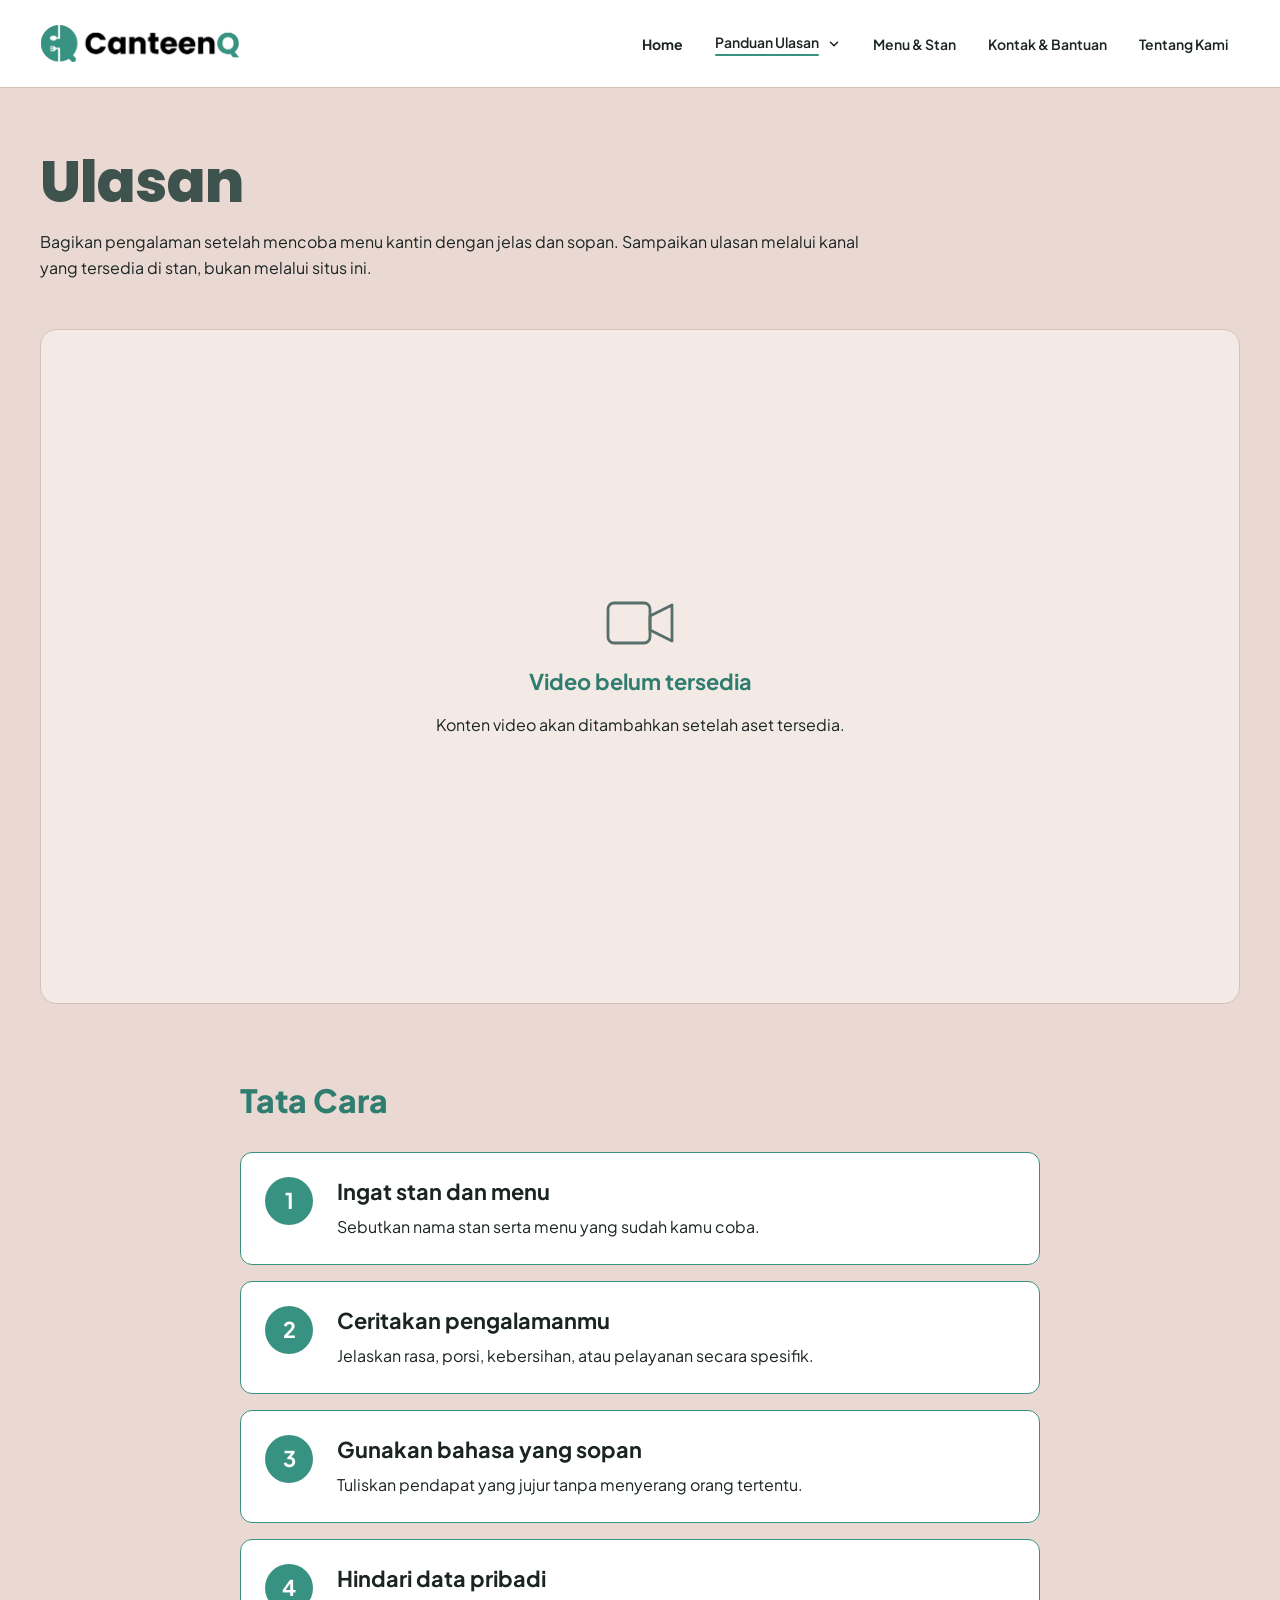
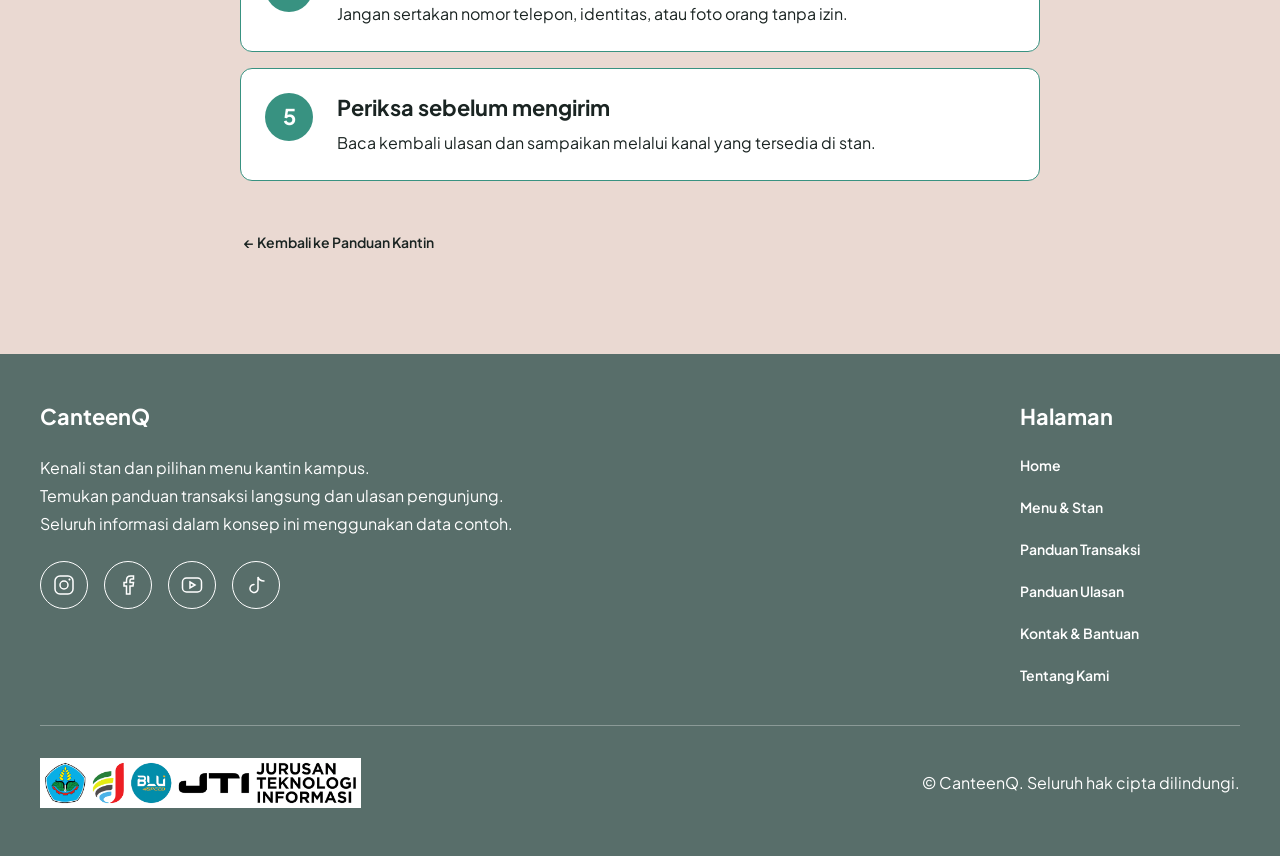
<file: ulasan.html>
<!DOCTYPE html>
<html lang="id">
<head>
  <meta charset="UTF-8">
  <meta name="viewport" content="width=device-width, initial-scale=1.0">
  <title>Panduan Ulasan - CanteenQ Kantin POLIJE</title>
  <link rel="preconnect" href="https://fonts.googleapis.com">
  <link rel="preconnect" href="https://fonts.gstatic.com" crossorigin>
  <link href="https://fonts.googleapis.com/css2?family=Plus+Jakarta+Sans:wght@400;600;700;800&family=Poppins:wght@600;700;800&display=swap" rel="stylesheet">
  <link rel="stylesheet" href="css/global.css">
  <link rel="stylesheet" href="css/panduan.css">
  <script src="js/navbar.js" defer></script>
</head>
<body>
  <a class="skip-link" href="#konten-utama">Lewati ke konten utama</a>

  <header class="site-header">
    <div class="container nav-shell">
      <a href="Home.html" class="brand-link" aria-label="Beranda CanteenQ Kantin POLIJE">
        <img
          src="Assets/Logo/logo-canteenq-navbar.png"
          alt="CanteenQ"
          class="brand-logo"
          width="200"
          height="37"
        >
      </a>

      <button
        type="button"
        class="nav-toggle"
        data-nav-toggle
        aria-expanded="false"
        aria-controls="primary-nav"
      >
        <span class="nav-toggle-bars" aria-hidden="true">
          <span></span>
          <span></span>
          <span></span>
        </span>
        <span data-nav-toggle-label>Menu</span>
      </button>

      <nav id="primary-nav" class="primary-nav" aria-label="Navigasi utama">
        <ul class="nav-list">
          <li class="nav-item">
            <a href="Home.html" class="nav-link nav-link--home">
              <span class="nav-link-text">Home</span>
            </a>
          </li>
          <li class="nav-item" data-dropdown>
            <button
              type="button"
              class="nav-dropdown-trigger is-active"
              data-dropdown-trigger
              aria-expanded="false"
              aria-haspopup="true"
            >
              <span class="nav-link-text">Panduan Ulasan</span>
              <svg class="nav-chevron" viewBox="0 0 16 16" fill="none" aria-hidden="true">
                <path d="M4 6L8 10L12 6" stroke="currentColor" stroke-width="1.75" stroke-linecap="round" stroke-linejoin="round"/>
              </svg>
            </button>
            <ul class="nav-dropdown-menu" aria-label="Submenu Panduan Kantin">
              <li><a href="transaksi.html" class="nav-dropdown-link">Panduan Transaksi</a></li>
              <li><a href="ulasan.html" class="nav-dropdown-link is-active" aria-current="page">Panduan Ulasan</a></li>
            </ul>
          </li>
          <li class="nav-item">
            <a href="MenuStan.html" class="nav-link">
              <span class="nav-link-text">Menu &amp; Stan</span>
            </a>
          </li>
          <li class="nav-item">
            <a href="KontakBantuan.html" class="nav-link">
              <span class="nav-link-text">Kontak &amp; Bantuan</span>
            </a>
          </li>
          <li class="nav-item">
            <a href="TentangKami.html" class="nav-link">
              <span class="nav-link-text">Tentang Kami</span>
            </a>
          </li>
        </ul>
      </nav>
    </div>
  </header>

  <main id="konten-utama" class="page-main">
    <div class="container">
      <div class="page-header">
        <h1 class="page-title">Ulasan</h1>
        <p class="page-intro">
          Bagikan pengalaman setelah mencoba menu kantin dengan jelas dan sopan. Sampaikan ulasan melalui kanal yang tersedia di stan, bukan melalui situs ini.
        </p>
      </div>

      <div class="panduan-detail-body">
        <div class="video-poster" role="region" aria-label="Poster video panduan ulasan">
          <img
            src="Assets/Icons/video-placeholder.svg"
            alt=""
            class="video-poster-icon"
            width="72"
            height="56"
            aria-hidden="true"
          >
          <p class="video-poster-title">Video belum tersedia</p>
          <p class="video-poster-desc">Konten video akan ditambahkan setelah aset tersedia.</p>
        </div>

        <section class="tata-cara-section" aria-labelledby="tata-cara-ulasan">
          <h2 id="tata-cara-ulasan" class="section-heading section-heading--accent">Tata Cara</h2>
          <ol class="step-list">
            <li class="step-card">
              <span class="step-badge-circle" aria-hidden="true">1</span>
              <div class="step-content">
                <h3>Ingat stan dan menu</h3>
                <p>Sebutkan nama stan serta menu yang sudah kamu coba.</p>
              </div>
            </li>
            <li class="step-card">
              <span class="step-badge-circle" aria-hidden="true">2</span>
              <div class="step-content">
                <h3>Ceritakan pengalamanmu</h3>
                <p>Jelaskan rasa, porsi, kebersihan, atau pelayanan secara spesifik.</p>
              </div>
            </li>
            <li class="step-card">
              <span class="step-badge-circle" aria-hidden="true">3</span>
              <div class="step-content">
                <h3>Gunakan bahasa yang sopan</h3>
                <p>Tuliskan pendapat yang jujur tanpa menyerang orang tertentu.</p>
              </div>
            </li>
            <li class="step-card">
              <span class="step-badge-circle" aria-hidden="true">4</span>
              <div class="step-content">
                <h3>Hindari data pribadi</h3>
                <p>Jangan sertakan nomor telepon, identitas, atau foto orang tanpa izin.</p>
              </div>
            </li>
            <li class="step-card">
              <span class="step-badge-circle" aria-hidden="true">5</span>
              <div class="step-content">
                <h3>Periksa sebelum mengirim</h3>
                <p>Baca kembali ulasan dan sampaikan melalui kanal yang tersedia di stan.</p>
              </div>
            </li>
          </ol>

          <p class="back-link-wrap">
            <a href="PanduanKantin.html" class="back-link">&larr; Kembali ke Panduan Kantin</a>
          </p>
        </section>
      </div>
    </div>
  </main>

  <footer class="site-footer">
    <div class="container footer-inner">
      <div class="footer-top">
        <div class="footer-brand">
          <h2 class="footer-title">CanteenQ</h2>
          <div class="footer-desc">
            <p>Kenali stan dan pilihan menu kantin kampus.</p>
            <p>Temukan panduan transaksi langsung dan ulasan pengunjung.</p>
            <p>Seluruh informasi dalam konsep ini menggunakan data contoh.</p>
          </div>
          <div class="footer-socials" aria-label="Media sosial CanteenQ">
            <button type="button" class="social-btn" data-social="Instagram" aria-label="Instagram CanteenQ">
              <img src="Assets/Icons/instagram.svg" alt="" width="24" height="24" aria-hidden="true">
            </button>
            <button type="button" class="social-btn" data-social="Facebook" aria-label="Facebook CanteenQ">
              <img src="Assets/Icons/facebook.svg" alt="" width="24" height="24" aria-hidden="true">
            </button>
            <button type="button" class="social-btn" data-social="YouTube" aria-label="YouTube CanteenQ">
              <img src="Assets/Icons/youtube.svg" alt="" width="24" height="24" aria-hidden="true">
            </button>
            <button type="button" class="social-btn" data-social="TikTok" aria-label="TikTok CanteenQ">
              <img src="Assets/Icons/tiktok.svg" alt="" width="24" height="24" aria-hidden="true">
            </button>
          </div>
        </div>

        <nav class="footer-nav" aria-label="Navigasi footer">
          <h2 class="footer-title">Halaman</h2>
          <ul class="footer-links">
            <li><a href="Home.html">Home</a></li>
            <li><a href="MenuStan.html">Menu &amp; Stan</a></li>
            <li><a href="transaksi.html">Panduan Transaksi</a></li>
            <li><a href="ulasan.html">Panduan Ulasan</a></li>
            <li><a href="KontakBantuan.html">Kontak &amp; Bantuan</a></li>
            <li><a href="TentangKami.html">Tentang Kami</a></li>
          </ul>
        </nav>
      </div>

      <hr class="footer-divider">

      <div class="footer-bottom">
        <img
          src="Assets/Logo/logo-polije-blu-jti.png"
          alt="Logo Politeknik Negeri Jember, BLU, dan Jurusan Teknologi Informasi"
          class="footer-institution-logo"
          width="324"
          height="50"
          loading="lazy"
        >
        <p class="footer-copyright">&copy; CanteenQ. Seluruh hak cipta dilindungi.</p>
      </div>
    </div>
  </footer>
</body>
</html>
</file>
<file: css/global.css>
/* ==========================================================================
   CanteenQ / Kantin POLIJE - Shared Global Stylesheet
   Tokens, Typography, Layout Shell, Navbar, Buttons, Media Posters, Footer
   ========================================================================== */

:root {
  /* Core Palette (Figma DIKANTIN POLIJE) */
  --bg-page: #ead9d2;
  --bg-soft: #f3eae6;
  --surface: #ffffff;
  --brand-primary: #586e6a;
  --brand-primary-dark: #435753;
  --brand-accent: #389281;
  --text-h1: #3e524e;
  --text-h2: #2f7d6f;
  --text-body: #1a2422;
  --text-strong: #000000;
  --border: #d6c1b8;
  --placeholder: #d9d9d9;
  --status-error: #b42318;
  --status-error-bg: #ead9d2;

  /* Typography */
  --font-sans: "Plus Jakarta Sans", -apple-system, BlinkMacSystemFont, "Segoe UI", sans-serif;
  --font-display: "Poppins", "Plus Jakarta Sans", -apple-system, BlinkMacSystemFont, sans-serif;

  /* Fluid Type Scale (Chrome Inspect: 320px Mobile S -> 1440px Laptop L -> 2560px 4K) */
  --text-h1-size: clamp(2rem, 4.5vw, 4rem);
  --text-h2-size: clamp(1.5rem, 2.5vw, 2.25rem);
  --text-h3-size: clamp(1.1875rem, 1.7vw, 1.5rem);
  --text-lead-size: clamp(1rem, 1.4vw, 1.25rem);
  --text-body-size: 1rem;
  --text-label-size: 0.875rem;
  --text-caption-size: 0.8125rem;

  /* Spacing & Layout */
  --space-1: 0.5rem;
  --space-2: 1rem;
  --space-3: 1.5rem;
  --space-4: 2rem;
  --space-6: 3rem;
  --space-8: 4rem;
  --space-12: 6rem;
  --container-max: 1200px;
  --container-gutter: clamp(1rem, 4vw, 2.5rem);
  --nav-height: 88px;

  /* Radii & Focus */
  --radius-btn: 8px;
  --radius-card: 12px;
  --radius-poster: 16px;
  --radius-pill: 999px;
  --focus-ring: 2px solid var(--brand-accent);

  /* Motion */
  --ease-standard: cubic-bezier(0.22, 1, 0.36, 1);
  --dur-fast: 180ms;
  --dur-base: 260ms;
}

/* Base Reset */
*,
*::before,
*::after {
  box-sizing: border-box;
  margin: 0;
  padding: 0;
}

html {
  font-size: 16px;
  scroll-behavior: smooth;
  scroll-padding-top: calc(var(--nav-height) + 1rem);
  -webkit-text-size-adjust: 100%;
}

body {
  font-family: var(--font-sans);
  font-size: var(--text-body-size);
  line-height: 1.625;
  color: var(--text-body);
  background-color: var(--bg-page);
  min-height: 100dvh;
  display: flex;
  flex-direction: column;
  overflow-x: clip;
  text-rendering: optimizeLegibility;
}

main {
  flex: 1 0 auto;
}

img,
svg,
video {
  display: block;
  max-width: 100%;
}

img {
  height: auto;
}

a {
  color: inherit;
}

button,
input,
textarea,
select {
  font: inherit;
  color: inherit;
}

/* Interaction Affordances (R-39) & Keyboard Focus (R-32) */
a[href],
button:not(:disabled),
summary,
select:not(:disabled),
label[for],
[role="button"]:not([aria-disabled="true"]),
[role="tab"]:not([aria-disabled="true"]) {
  cursor: pointer;
}

button:disabled,
input:disabled,
textarea:disabled,
select:disabled,
[aria-disabled="true"] {
  cursor: not-allowed;
  opacity: 0.6;
}

:focus-visible {
  outline: var(--focus-ring);
  outline-offset: 2px;
}

/* Skip Link for Keyboard Navigation */
.skip-link {
  position: fixed;
  top: -100%;
  left: 1rem;
  z-index: 2000;
  padding: 0.75rem 1.25rem;
  background-color: var(--brand-primary);
  color: var(--surface);
  font-weight: 600;
  font-size: var(--text-label-size);
  text-decoration: none;
  border-radius: var(--radius-btn);
  border: 2px solid var(--surface);
}

.skip-link:focus {
  top: 1rem;
}

/* Visually Hidden Utility */
.sr-only {
  position: absolute;
  width: 1px;
  height: 1px;
  padding: 0;
  margin: -1px;
  overflow: hidden;
  clip: rect(0, 0, 0, 0);
  white-space: nowrap;
  border: 0;
}

/* Container */
.container {
  width: min(100% - (2 * var(--container-gutter)), var(--container-max));
  margin-inline: auto;
}

/* Shared Typography */
.page-title {
  font-family: var(--font-display);
  font-size: var(--text-h1-size);
  font-weight: 800;
  line-height: 1.0625;
  color: var(--text-h1);
  letter-spacing: -0.015em;
}

.page-intro {
  font-size: var(--text-body-size);
  line-height: 1.625;
  color: var(--text-body);
  max-width: 52.5rem;
}

.section-heading {
  font-family: var(--font-sans);
  font-size: var(--text-h2-size);
  font-weight: 800;
  line-height: 1.22;
  color: var(--text-h1);
}

.section-heading--accent {
  color: var(--text-h2);
}

.section-lead {
  font-size: var(--text-lead-size);
  line-height: 1.5;
  color: var(--text-body);
  max-width: 52.5rem;
}

.page-main {
  padding-block: clamp(2.5rem, 5vw, 4rem) clamp(3.5rem, 7vw, 6rem);
}

.page-header {
  display: flex;
  flex-direction: column;
  gap: var(--space-2);
  margin-bottom: clamp(2rem, 4vw, 3rem);
}

/* ==========================================================================
   Shared Header & Navigation
   ========================================================================== */
.site-header {
  position: sticky;
  top: 0;
  z-index: 1000;
  background-color: var(--surface);
  border-bottom: 1px solid var(--border);
  min-height: var(--nav-height);
  display: flex;
  align-items: center;
}

.nav-shell {
  display: flex;
  align-items: center;
  justify-content: space-between;
  gap: var(--space-3);
  padding-block: 0.75rem;
}

.brand-link {
  display: inline-flex;
  align-items: center;
  flex-shrink: 0;
  border-radius: var(--radius-btn);
  padding: 0.25rem;
  margin-left: -0.25rem;
  text-decoration: none;
}

.brand-logo {
  width: 200px;
  height: 37px;
  object-fit: contain;
}

/* Mobile Menu Trigger (Labeled for Discoverability) */
.nav-toggle {
  display: none;
  align-items: center;
  justify-content: center;
  gap: 0.5rem;
  min-height: 44px;
  min-width: 44px;
  padding: 0.5rem 0.875rem;
  background-color: var(--surface);
  border: 1px solid var(--border);
  border-radius: var(--radius-btn);
  font-size: var(--text-label-size);
  font-weight: 600;
  color: var(--text-body);
  transition: background-color var(--dur-fast) var(--ease-standard),
    border-color var(--dur-fast) var(--ease-standard);
}

.nav-toggle:hover {
  background-color: var(--bg-soft);
  border-color: var(--brand-accent);
}

.nav-toggle:active {
  background-color: var(--bg-page);
}

.nav-toggle-bars {
  display: inline-flex;
  flex-direction: column;
  gap: 4px;
  width: 18px;
}

.nav-toggle-bars span {
  display: block;
  width: 100%;
  height: 2px;
  background-color: var(--text-body);
  border-radius: 2px;
  transition: transform var(--dur-fast) var(--ease-standard),
    opacity var(--dur-fast) var(--ease-standard);
}

.nav-toggle[aria-expanded="true"] .nav-toggle-bars span:nth-child(1) {
  transform: translateY(6px) rotate(45deg);
}

.nav-toggle[aria-expanded="true"] .nav-toggle-bars span:nth-child(2) {
  opacity: 0;
}

.nav-toggle[aria-expanded="true"] .nav-toggle-bars span:nth-child(3) {
  transform: translateY(-6px) rotate(-45deg);
}

/* Primary Nav List */
.primary-nav {
  display: flex;
  align-items: center;
}

.nav-list {
  list-style: none;
  display: flex;
  align-items: center;
  gap: 0.5rem;
}

.nav-item {
  position: relative;
}

.nav-link,
.nav-dropdown-trigger {
  display: inline-flex;
  align-items: center;
  gap: 0.5rem;
  min-height: 44px;
  padding: 0.5rem 0.75rem;
  border-radius: var(--radius-btn);
  border: 0;
  background: transparent;
  font-size: var(--text-label-size);
  font-weight: 600;
  line-height: 20px;
  color: var(--text-body);
  text-decoration: none;
  white-space: nowrap;
  position: relative;
  transition: background-color var(--dur-fast) var(--ease-standard),
    color var(--dur-fast) var(--ease-standard);
}

.nav-link:hover,
.nav-dropdown-trigger:hover {
  background-color: var(--bg-soft);
  color: var(--text-h2);
}

.nav-link:active,
.nav-dropdown-trigger:active {
  background-color: var(--bg-page);
}

.nav-link--home {
  font-weight: 700;
}

.nav-link-text {
  display: inline-flex;
  flex-direction: column;
  align-items: flex-start;
  gap: 2px;
}

.nav-link.is-active .nav-link-text::after,
.nav-dropdown-trigger.is-active .nav-link-text::after {
  content: "";
  display: block;
  width: 100%;
  height: 2px;
  background-color: var(--brand-accent);
  border-radius: 2px;
}

.nav-chevron {
  width: 14px;
  height: 14px;
  flex-shrink: 0;
  transition: transform var(--dur-fast) var(--ease-standard);
}

.nav-dropdown-trigger[aria-expanded="true"] .nav-chevron {
  transform: rotate(180deg);
}

/* Dropdown Panel for Panduan Kantin */
.nav-dropdown-menu {
  position: absolute;
  top: calc(100% + 6px);
  left: 0;
  min-width: 196px;
  padding: 0.5rem;
  background-color: var(--surface);
  border: 1px solid var(--border);
  border-radius: var(--radius-card);
  box-shadow: 0 10px 24px rgba(26, 36, 34, 0.1);
  list-style: none;
  display: flex;
  flex-direction: column;
  gap: 0.25rem;
  z-index: 1050;
  opacity: 0;
  visibility: hidden;
  pointer-events: none;
  transform: translateY(-4px);
  transition: opacity var(--dur-fast) var(--ease-standard),
    transform var(--dur-fast) var(--ease-standard),
    visibility var(--dur-fast) var(--ease-standard);
}

/* Invisible hover bridge so cursor movement across the 6px gap keeps dropdown open */
.nav-dropdown-menu::before {
  content: "";
  position: absolute;
  left: 0;
  right: 0;
  top: -10px;
  height: 10px;
}

.nav-item.is-open > .nav-dropdown-menu {
  opacity: 1;
  visibility: visible;
  pointer-events: auto;
  transform: translateY(0);
}

/* Desktop hover-driven dropdown: hover opens menu, click chooses destination */
@media (hover: hover) and (min-width: 901px) {
  .nav-item[data-dropdown]:hover > .nav-dropdown-menu {
    opacity: 1;
    visibility: visible;
    pointer-events: auto;
    transform: translateY(0);
  }

  .nav-item[data-dropdown]:hover > .nav-dropdown-trigger {
    background-color: var(--bg-soft);
    color: var(--text-h2);
  }

  .nav-item[data-dropdown]:hover > .nav-dropdown-trigger .nav-chevron {
    transform: rotate(180deg);
  }
}

.nav-dropdown-link {
  display: flex;
  align-items: center;
  min-height: 44px;
  padding: 0.5rem 0.75rem;
  border-radius: var(--radius-btn);
  font-size: var(--text-label-size);
  font-weight: 600;
  color: var(--text-body);
  text-decoration: none;
  transition: background-color var(--dur-fast) var(--ease-standard),
    color var(--dur-fast) var(--ease-standard);
}

.nav-dropdown-link:hover {
  background-color: var(--bg-soft);
  color: var(--text-h2);
}

.nav-dropdown-link.is-active {
  background-color: var(--bg-soft);
  color: var(--text-h2);
  font-weight: 700;
}

/* ==========================================================================
   Shared Buttons (Figma DIKANTIN / Button)
   Default: #586e6a + white text (5.45:1)
   Hover:   #389281 + dark text  (5.60:1)
   Focus:   2px #389281 outer frame
   ========================================================================== */
.btn-primary {
  display: inline-flex;
  align-items: center;
  justify-content: center;
  gap: 1rem;
  min-height: 3rem;
  min-width: 13.75rem;
  padding: 0.75rem 1.5rem;
  background-color: var(--brand-primary);
  color: var(--surface);
  border: 2px solid transparent;
  border-radius: var(--radius-btn);
  font-size: var(--text-label-size);
  font-weight: 600;
  line-height: 1.43;
  text-decoration: none;
  transition: background-color var(--dur-fast) var(--ease-standard),
    color var(--dur-fast) var(--ease-standard),
    transform var(--dur-fast) var(--ease-standard);
}

.btn-primary .btn-arrow {
  width: 1.5rem;
  height: 1.5rem;
  flex-shrink: 0;
  transition: transform var(--dur-fast) var(--ease-standard);
}

.btn-primary .btn-arrow--dark {
  display: none;
}

.btn-primary:hover {
  background-color: var(--brand-accent);
  color: var(--text-strong);
}

.btn-primary:hover .btn-arrow--light {
  display: none;
}

.btn-primary:hover .btn-arrow--dark {
  display: block;
  transform: translateX(3px);
}

.btn-primary:active {
  transform: translateY(1px);
  background-color: #2f7d6f;
  color: var(--surface);
}

.btn-primary:active .btn-arrow--light {
  display: block;
}

.btn-primary:active .btn-arrow--dark {
  display: none;
}

.btn-primary--wide {
  width: 100%;
  max-width: 17.5rem;
}

/* Secondary / Ghost Button (Carousel Pause Toggle etc.) */
.btn-outline {
  display: inline-flex;
  align-items: center;
  justify-content: center;
  gap: 0.5rem;
  min-height: 44px;
  padding: 0.5rem 1rem;
  background-color: var(--surface);
  color: var(--text-h1);
  border: 1px solid var(--brand-accent);
  border-radius: var(--radius-btn);
  font-size: var(--text-label-size);
  font-weight: 600;
  line-height: 20px;
  text-decoration: none;
  transition: background-color var(--dur-fast) var(--ease-standard),
    color var(--dur-fast) var(--ease-standard);
}

.btn-outline:hover {
  background-color: var(--brand-accent);
  color: var(--text-strong);
}

.btn-outline:active {
  background-color: var(--brand-primary);
  color: var(--surface);
}

/* ==========================================================================
   Shared Contact Icon Circle (Figma DIKANTIN / ContactIconButton)
   ========================================================================== */
.contact-icon-circle {
  width: 3rem;
  height: 3rem;
  flex-shrink: 0;
  display: inline-flex;
  align-items: center;
  justify-content: center;
  border-radius: var(--radius-pill);
  background-color: var(--bg-page);
  border: 1px solid var(--border);
  transition: background-color var(--dur-fast) var(--ease-standard),
    border-color var(--dur-fast) var(--ease-standard);
}

.contact-icon-circle img {
  width: 1.5rem;
  height: 1.5rem;
}

a:hover .contact-icon-circle,
.contact-icon-circle:hover {
  background-color: var(--brand-accent);
  border-color: var(--brand-accent);
}

/* ==========================================================================
   Shared Video Placeholder Poster (Figma DIKANTIN / VideoPlaceholder)
   ========================================================================== */
.video-poster {
  width: 100%;
  aspect-ratio: 16 / 9;
  min-height: 240px;
  max-height: 675px;
  background-color: var(--bg-soft);
  border: 1px solid var(--border);
  border-radius: var(--radius-poster);
  padding: clamp(1.5rem, 4vw, 2.5rem);
  display: flex;
  flex-direction: column;
  align-items: center;
  justify-content: center;
  text-align: center;
  gap: var(--space-2);
}

.video-poster-icon {
  width: 72px;
  height: 56px;
}

.video-poster-title {
  font-size: var(--text-h3-size);
  font-weight: 700;
  line-height: 1.33;
  color: var(--text-h2);
}

.video-poster-desc {
  font-size: var(--text-body-size);
  line-height: 1.625;
  color: var(--text-body);
  max-width: 45rem;
}

/* ==========================================================================
   Shared Stall Carousel Component (Used in Home & MenuStan)
   ========================================================================== */
.stall-carousel {
  display: flex;
  flex-direction: column;
  gap: var(--space-2);
  width: 100%;
  min-width: 0;
  max-width: 100%;
}

.stall-media {
  position: relative;
  width: 100%;
  aspect-ratio: 696 / 352;
  border-radius: var(--radius-card);
  overflow: hidden;
  border: 1px solid var(--border);
  background-color: var(--bg-soft);
}

.stall-photo-link {
  display: block;
  width: 100%;
  height: 100%;
  position: relative;
  overflow: hidden;
  background-color: var(--bg-soft);
}

.stall-photo-link::after {
  content: "";
  position: absolute;
  inset: 0;
  z-index: 2;
  background: linear-gradient(180deg, rgba(0, 0, 0, 0.03) 0%, rgba(0, 0, 0, 0.14) 100%);
  pointer-events: none;
  transition: background var(--dur-fast) var(--ease-standard);
}

.stall-photo-link:hover::after {
  background: linear-gradient(180deg, rgba(0, 0, 0, 0.01) 0%, rgba(0, 0, 0, 0.09) 100%);
}

.stall-photo {
  position: absolute;
  inset: 0;
  width: 100%;
  height: 100%;
  object-fit: cover;
  object-position: 50% 25%;
  will-change: transform;
  transform: translate3d(0, 0, 0);
}

.stall-photo.is-sliding {
  transition: transform 560ms var(--ease-standard);
}

.stall-badge {
  position: absolute;
  top: clamp(0.625rem, 1.8vw, 1rem);
  left: clamp(0.625rem, 1.8vw, 1rem);
  z-index: 3;
  background-color: var(--surface);
  color: var(--text-h2);
  font-family: var(--font-display);
  font-size: clamp(0.9375rem, 1.7vw, 1.3125rem);
  font-weight: 700;
  line-height: 1.3;
  padding: clamp(0.3125rem, 0.8vw, 0.4375rem) clamp(0.75rem, 1.6vw, 1.25rem);
  border-radius: var(--radius-btn);
  border: 1px solid rgba(214, 193, 184, 0.75);
  box-shadow: 0 2px 8px rgba(26, 36, 34, 0.14);
  pointer-events: none;
}

.carousel-btn {
  position: absolute;
  top: 50%;
  transform: translateY(-50%);
  z-index: 4;
  width: 3rem;
  height: 3rem;
  display: inline-flex;
  align-items: center;
  justify-content: center;
  background-color: var(--surface);
  border: 1px solid var(--brand-accent);
  border-radius: var(--radius-btn);
  transition: background-color var(--dur-fast) var(--ease-standard),
    transform var(--dur-fast) var(--ease-standard);
}

.carousel-btn--prev {
  left: clamp(0.5rem, 2vw, 1rem);
}

.carousel-btn--next {
  right: clamp(0.5rem, 2vw, 1rem);
}

.carousel-btn img {
  width: 1.5rem;
  height: 1.5rem;
}

.carousel-btn:hover {
  background-color: var(--bg-soft);
}

.carousel-btn:active {
  transform: translateY(-50%) scale(0.96);
}

.carousel-footer {
  display: flex;
  align-items: center;
  justify-content: center;
  flex-wrap: wrap;
  gap: 0.75rem;
  min-height: 24px;
  padding-top: 0.25rem;
}

/* Passive visual marker dots matching Figma Penanda karusel (non-interactive, no dot animation) */
.carousel-dots {
  display: flex;
  align-items: center;
  justify-content: center;
  flex-wrap: wrap;
  gap: 8px;
}

.carousel-dot {
  display: block;
  width: 7px;
  height: 7px;
  border-radius: var(--radius-pill);
  background-color: #c5b6af;
  flex-shrink: 0;
  pointer-events: none;
}

.carousel-dot.is-active {
  width: 22px;
  border-radius: 4px;
  background-color: var(--brand-accent);
}

.carousel-playback-btn {
  min-height: 36px;
  padding: 0.25rem 0.75rem;
  border-radius: var(--radius-btn);
  border: 1px solid var(--border);
  background-color: var(--surface);
  color: var(--text-h1);
  font-size: var(--text-caption-size);
  font-weight: 600;
  transition: background-color var(--dur-fast) var(--ease-standard),
    border-color var(--dur-fast) var(--ease-standard),
    color var(--dur-fast) var(--ease-standard);
}

.carousel-playback-btn:hover {
  border-color: var(--brand-accent);
  background-color: var(--bg-soft);
}

/* ==========================================================================
   Shared Footer (Figma DIKANTIN / Footer)
   ========================================================================== */
.site-footer {
  background-color: var(--brand-primary);
  color: var(--surface);
  padding-block: clamp(2.5rem, 5vw, 3rem);
  margin-top: auto;
}

.footer-inner {
  display: flex;
  flex-direction: column;
  gap: var(--space-4);
}

.footer-top {
  display: flex;
  align-items: flex-start;
  justify-content: space-between;
  gap: clamp(2rem, 5vw, 4rem);
}

.footer-brand {
  display: flex;
  flex-direction: column;
  gap: var(--space-3);
  max-width: 40.5rem;
}

.footer-title {
  font-size: var(--text-h3-size);
  font-weight: 700;
  line-height: 1.33;
  color: var(--surface);
}

.footer-desc {
  font-size: var(--text-body-size);
  line-height: 1.625;
  color: var(--surface);
}

.footer-desc p + p {
  margin-top: 0.125rem;
}

.footer-socials {
  display: flex;
  flex-wrap: wrap;
  gap: var(--space-2);
}

.social-btn {
  width: 3rem;
  height: 3rem;
  display: inline-flex;
  align-items: center;
  justify-content: center;
  border-radius: var(--radius-pill);
  border: 1px solid var(--surface);
  background: transparent;
  color: var(--surface);
  transition: background-color var(--dur-fast) var(--ease-standard),
    border-color var(--dur-fast) var(--ease-standard),
    transform var(--dur-fast) var(--ease-standard);
}

.social-btn img {
  width: 1.5rem;
  height: 1.5rem;
}

.social-btn:hover {
  background-color: var(--brand-accent);
  border-color: var(--brand-accent);
  transform: translateY(-1px);
}

.social-btn:active {
  transform: translateY(0);
}

.footer-nav {
  display: flex;
  flex-direction: column;
  gap: var(--space-2);
  min-width: 220px;
}

.footer-links {
  list-style: none;
  display: flex;
  flex-direction: column;
  gap: 0.375rem;
}

.footer-links a {
  display: inline-flex;
  align-items: center;
  min-height: 36px;
  font-size: var(--text-label-size);
  font-weight: 600;
  line-height: 20px;
  color: var(--surface);
  text-decoration: none;
  border-radius: 4px;
  transition: opacity var(--dur-fast) var(--ease-standard);
}

.footer-links a:hover {
  text-decoration: underline;
  text-underline-offset: 4px;
}

.footer-divider {
  border: 0;
  height: 1px;
  background-color: rgba(255, 255, 255, 0.3);
  width: 100%;
}

.footer-bottom {
  display: flex;
  align-items: center;
  justify-content: space-between;
  gap: var(--space-3);
  flex-wrap: wrap;
}

.footer-institution-logo {
  height: 50px;
  width: auto;
  max-width: min(324px, 100%);
  object-fit: contain;
}

.footer-copyright {
  font-size: var(--text-body-size);
  line-height: 1.625;
  color: var(--surface);
}

/* Status Toast for Demo Social Buttons */
.site-toast {
  position: fixed;
  bottom: 1.25rem;
  right: 1.25rem;
  z-index: 1500;
  max-width: min(360px, calc(100% - 2rem));
  padding: 0.875rem 1.125rem;
  border-radius: var(--radius-card);
  background-color: var(--text-body);
  color: var(--surface);
  font-size: var(--text-label-size);
  line-height: 1.45;
  box-shadow: 0 10px 28px rgba(26, 36, 34, 0.24);
  opacity: 0;
  transform: translateY(12px);
  pointer-events: none;
  transition: opacity var(--dur-fast) var(--ease-standard),
    transform var(--dur-fast) var(--ease-standard);
}

.site-toast.is-visible {
  opacity: 1;
  transform: translateY(0);
  pointer-events: auto;
}

/* ==========================================================================
   Responsive Scale & Navigation (Chrome DevTools Presets: 320px -> 2560px 4K)
   ========================================================================== */

/* Full HD / Large Desktop (1920px+) */
@media (min-width: 1920px) {
  html {
    font-size: 18px;
  }

  :root {
    --container-max: 1440px;
    --nav-height: 96px;
  }

  .brand-logo {
    width: 224px;
    height: 42px;
  }

  .video-poster {
    max-height: 760px;
  }

  .footer-institution-logo {
    height: 56px;
    max-width: 364px;
  }
}

/* 4K Monitor (Chrome DevTools 4K: 2560px) */
@media (min-width: 2400px) {
  html {
    font-size: 21px;
  }

  :root {
    --container-max: 1760px;
    --container-gutter: 5rem;
    --nav-height: 112px;
  }

  .brand-logo {
    width: 264px;
    height: 49px;
  }

  .video-poster {
    max-height: 880px;
  }

  .video-poster-icon {
    width: 96px;
    height: 74px;
  }

  .footer-institution-logo {
    height: 66px;
    max-width: 430px;
  }
}

/* Laptop (Chrome DevTools Laptop: 1024px) */
@media (max-width: 1080px) {
  :root {
    --container-gutter: 2rem;
  }

  .brand-logo {
    width: 176px;
    height: 33px;
  }

  .nav-list {
    gap: 0.25rem;
  }

  .nav-link,
  .nav-dropdown-trigger {
    padding: 0.5rem 0.625rem;
  }
}

/* Tablet & Mobile Drawer Threshold (Chrome DevTools Tablet: 768px and below) */
@media (max-width: 900px) {
  :root {
    --nav-height: 72px;
    --container-gutter: 1.5rem;
  }

  .brand-logo {
    width: 164px;
    height: 30px;
  }

  .nav-toggle {
    display: inline-flex;
  }

  .primary-nav {
    position: fixed;
    top: var(--nav-height);
    left: 0;
    right: 0;
    bottom: 0;
    background-color: var(--surface);
    border-top: 1px solid var(--border);
    padding: 1.25rem var(--container-gutter) 2rem;
    overflow-y: auto;
    display: none;
    align-items: flex-start;
    z-index: 999;
  }

  .primary-nav.is-open {
    display: flex;
  }

  .nav-list {
    flex-direction: column;
    align-items: stretch;
    width: 100%;
    gap: 0.25rem;
  }

  .nav-link,
  .nav-dropdown-trigger {
    width: 100%;
    justify-content: space-between;
    min-height: 48px;
    padding: 0.75rem 1rem;
    font-size: 1rem;
  }

  .nav-dropdown-menu {
    position: static;
    box-shadow: none;
    border: 0;
    border-left: 2px solid var(--brand-accent);
    border-radius: 0;
    margin: 0.25rem 0 0.5rem 1rem;
    padding: 0.25rem 0 0.25rem 0.75rem;
    background-color: transparent;
    display: none;
    opacity: 1;
    visibility: visible;
    pointer-events: auto;
    transform: none;
  }

  .nav-dropdown-menu::before {
    display: none;
  }

  .nav-item.is-open > .nav-dropdown-menu {
    display: flex;
  }

  .nav-dropdown-link {
    min-height: 48px;
    font-size: 0.9375rem;
  }

  .footer-top {
    flex-direction: column;
    gap: var(--space-4);
  }

  .footer-nav {
    width: 100%;
    min-width: 0;
  }
}

/* Mobile L (425px) & Mobile M (375px) */
@media (max-width: 600px) {
  :root {
    --nav-height: 68px;
    --container-gutter: 1rem;
  }

  .brand-logo {
    width: 146px;
    height: 27px;
  }

  .btn-primary--wide {
    max-width: 100%;
  }

  .carousel-btn {
    width: 44px;
    height: 44px;
  }

  .stall-media {
    aspect-ratio: 16 / 10;
  }

  .footer-links {
    display: grid;
    grid-template-columns: repeat(2, minmax(0, 1fr));
    gap: 0.25rem 1rem;
  }

  .footer-bottom {
    flex-direction: column;
    align-items: flex-start;
  }

  .footer-institution-logo {
    height: 42px;
  }

  .footer-copyright {
    font-size: var(--text-label-size);
  }
}

/* Mobile S (Chrome DevTools Mobile S: 320px) */
@media (max-width: 360px) {
  :root {
    --nav-height: 64px;
    --container-gutter: 0.875rem;
  }

  .brand-logo {
    width: 130px;
    height: 24px;
  }

  .btn-primary {
    min-width: 0;
    width: 100%;
    padding: 0.75rem 1rem;
  }

  .footer-links {
    grid-template-columns: 1fr;
  }
}

/* Reduced Motion Respect (R-39) */
@media (prefers-reduced-motion: reduce) {
  html {
    scroll-behavior: auto;
  }

  *,
  *::before,
  *::after {
    animation-duration: 0.01ms !important;
    animation-iteration-count: 1 !important;
    transition-duration: 0.01ms !important;
  }
}
</file>
<file: css/home.css>
/* ==========================================================================
   CanteenQ / Kantin POLIJE - Home Page Stylesheet (Home.html)
   ========================================================================== */

/* 1. Hero Section */
.hero {
  position: relative;
  min-height: clamp(420px, 42vw, 600px);
  display: flex;
  align-items: center;
  overflow: hidden;
  background-color: #202d2a;
}

.hero-bg-img {
  position: absolute;
  inset: 0;
  width: 100%;
  height: 100%;
  object-fit: cover;
  object-position: center 45%;
  z-index: 0;
}

/* Readable directional scrim + soft blend into warm page canvas (Figma FADE_FOTO) */
.hero-scrim {
  position: absolute;
  inset: 0;
  z-index: 1;
  background:
    linear-gradient(
      90deg,
      rgba(20, 29, 27, 0.84) 0%,
      rgba(20, 29, 27, 0.68) 48%,
      rgba(20, 29, 27, 0.34) 100%
    ),
    linear-gradient(
      180deg,
      rgba(20, 29, 27, 0.1) 0%,
      rgba(20, 29, 27, 0.15) 68%,
      rgba(234, 217, 210, 0.85) 94%,
      #ead9d2 100%
    );
  pointer-events: none;
}

.hero-inner {
  position: relative;
  z-index: 2;
  padding-block: clamp(3rem, 7vw, 5.5rem) clamp(4rem, 8vw, 6.5rem);
}

.hero-content {
  display: flex;
  flex-direction: column;
  align-items: flex-start;
  gap: 1.25rem;
  max-width: 48.75rem;
}

.hero-eyebrow {
  font-family: var(--font-display);
  font-size: clamp(0.875rem, 1.8vw, 1.25rem);
  font-weight: 600;
  line-height: 1.3;
  letter-spacing: 0.03em;
  color: var(--surface);
}

.hero-title {
  font-family: var(--font-display);
  font-size: var(--text-h1-size);
  font-weight: 800;
  line-height: 1.0625;
  color: var(--surface);
}

.hero-title-accent {
  color: #4ec4ae;
}

.hero-desc {
  font-size: var(--text-body-size);
  line-height: 1.625;
  color: var(--surface);
  max-width: 38.75rem;
}

/* 2. Suasana Kantin Section */
.home-section {
  padding-block: clamp(2.5rem, 5.5vw, 4rem);
}

.home-section--tight-top {
  padding-top: clamp(1rem, 3vw, 2rem);
}

.home-section--bottom {
  padding-bottom: clamp(3.5rem, 7vw, 6rem);
}

.suasana-card {
  position: relative;
  background-color: var(--bg-soft);
  border: 1px solid var(--border);
  border-radius: var(--radius-poster);
  padding: clamp(1.5rem, 3.5vw, 2.5rem);
  display: flex;
  flex-direction: column;
  gap: clamp(2rem, 5vw, 4rem);
  min-height: clamp(340px, 48vw, 580px);
}

.suasana-header {
  display: flex;
  flex-direction: column;
  gap: var(--space-1);
}

.suasana-poster-body {
  flex: 1 1 auto;
  display: flex;
  flex-direction: column;
  align-items: center;
  justify-content: center;
  text-align: center;
  gap: var(--space-2);
  padding-block: clamp(1.5rem, 4vw, 3rem);
}

/* 3. Home Menu & Stan Split Section */
.home-stan-grid {
  display: grid;
  grid-template-columns: minmax(0, 27.5rem) minmax(0, 1fr);
  gap: clamp(1.75rem, 4vw, 2.5rem);
  align-items: center;
}

.home-stan-copy {
  display: flex;
  flex-direction: column;
  gap: var(--space-2);
  min-width: 0;
}

.home-stan-copy p {
  font-size: var(--text-body-size);
  line-height: 1.625;
  color: var(--text-body);
  max-width: 26.25rem;
}

.home-stan-cta {
  margin-top: 0.5rem;
}

/* 4. Home Panduan Kantin Section */
.section-intro-block {
  display: flex;
  flex-direction: column;
  gap: var(--space-2);
  margin-bottom: clamp(1.75rem, 4vw, 3rem);
}

.panduan-cards-grid {
  display: grid;
  grid-template-columns: repeat(2, minmax(0, 1fr));
  gap: clamp(1.25rem, 3vw, 2rem);
}

.panduan-summary-card {
  background-color: var(--surface);
  border: 1px solid var(--brand-accent);
  border-radius: var(--radius-card);
  padding: clamp(1.5rem, 3vw, 2rem);
  display: flex;
  flex-direction: column;
  gap: var(--space-3);
}

.panduan-summary-card h3 {
  font-family: var(--font-display);
  font-size: var(--text-h3-size);
  font-weight: 700;
  line-height: 1.33;
  color: var(--text-h2);
}

.panduan-summary-list {
  list-style: none;
  display: flex;
  flex-direction: column;
  gap: var(--space-2);
  flex: 1 1 auto;
}

.panduan-summary-list li {
  display: flex;
  align-items: flex-start;
  gap: var(--space-2);
  min-height: 44px;
  font-size: var(--text-body-size);
  line-height: 1.625;
  color: var(--text-body);
}

.panduan-step-badge {
  width: 32px;
  height: 32px;
  flex: 0 0 32px;
  border-radius: var(--radius-btn);
  background-color: var(--text-h2);
  color: var(--surface);
  font-size: var(--text-label-size);
  font-weight: 600;
  display: inline-flex;
  align-items: center;
  justify-content: center;
}

/* ==========================================================================
   Responsive Reflow (320px Mobile S -> 2560px 4K)
   ========================================================================== */
@media (min-width: 1920px) {
  .hero {
    min-height: 680px;
  }

  .suasana-card {
    min-height: 640px;
  }
}

@media (min-width: 2400px) {
  .hero {
    min-height: 820px;
  }

  .suasana-card {
    min-height: 760px;
  }
}

@media (max-width: 900px) {
  .home-stan-grid {
    grid-template-columns: minmax(0, 1fr);
    align-items: stretch;
  }

  .home-stan-copy p {
    max-width: 42rem;
  }
}

@media (max-width: 720px) {
  .panduan-cards-grid {
    grid-template-columns: 1fr;
  }
}

@media (max-width: 600px) {
  .hero {
    min-height: 400px;
  }

  .hero-scrim {
    background:
      linear-gradient(
        180deg,
        rgba(20, 29, 27, 0.78) 0%,
        rgba(20, 29, 27, 0.74) 78%,
        rgba(234, 217, 210, 0.96) 98%,
        #ead9d2 100%
      );
  }

  .hero-content .btn-primary {
    width: 100%;
    max-width: 320px;
  }
}
</file>
<file: css/kontak.css>
/* ==========================================================================
   CanteenQ / Kantin POLIJE - Kontak & Bantuan Stylesheet
   Used by: KontakBantuan.html, Home.html (contact section), proses_KontakBantuan.php
   ========================================================================== */

.kontak-layout {
  display: grid;
  grid-template-columns: minmax(17.5rem, 22.5rem) minmax(0, 1fr);
  gap: clamp(1.5rem, 4vw, 3rem);
  align-items: start;
}

/* Contact Info Cards Column */
.kontak-info-column {
  display: flex;
  flex-direction: column;
  gap: var(--space-2);
}

.kontak-card {
  background-color: var(--surface);
  border: 1px solid var(--brand-accent);
  border-radius: var(--radius-card);
  padding: var(--space-3);
  display: flex;
  flex-direction: column;
  align-items: flex-start;
  gap: var(--space-2);
  text-decoration: none;
  color: inherit;
  transition: border-color var(--dur-fast) var(--ease-standard),
    box-shadow var(--dur-fast) var(--ease-standard),
    transform var(--dur-fast) var(--ease-standard);
}

a.kontak-card:hover {
  border-color: var(--text-h2);
  box-shadow: 0 6px 18px rgba(47, 125, 111, 0.12);
  transform: translateY(-2px);
}

.kontak-card-header {
  display: flex;
  align-items: center;
  gap: var(--space-2);
}

.kontak-card-header h3 {
  font-size: var(--text-h3-size);
  font-weight: 700;
  line-height: 1.33;
  color: var(--text-h2);
}

.kontak-card-text {
  font-size: var(--text-body-size);
  line-height: 1.625;
  color: var(--text-body);
  overflow-wrap: anywhere;
}

/* Contact Form Container */
.kontak-form-card {
  background-color: var(--surface);
  border: 1px solid var(--brand-accent);
  border-radius: var(--radius-card);
  padding: clamp(1.25rem, 3.2vw, 2rem);
}

.kontak-form {
  display: flex;
  flex-direction: column;
  gap: var(--space-3);
}

/* Summary Error Banner (Figma 06_Kontak_Error) */
.form-alert {
  display: flex;
  align-items: center;
  gap: 0.625rem;
  min-height: 48px;
  padding: 0.75rem 1rem;
  background-color: var(--status-error-bg);
  border-radius: var(--radius-btn);
  color: var(--status-error);
  font-size: var(--text-label-size);
  font-weight: 600;
  line-height: 1.43;
}

.form-alert[hidden] {
  display: none;
}

.form-alert img {
  width: 24px;
  height: 24px;
  flex-shrink: 0;
}

.form-row {
  display: grid;
  grid-template-columns: repeat(2, minmax(0, 1fr));
  gap: clamp(1rem, 2.5vw, 1.5rem);
}

.form-field {
  display: flex;
  flex-direction: column;
  gap: 0.5rem;
}

.form-field label {
  font-size: var(--text-label-size);
  font-weight: 600;
  line-height: 20px;
  color: var(--text-body);
}

.form-field input,
.form-field textarea {
  width: 100%;
  background-color: var(--surface);
  border: 1px solid var(--brand-accent);
  border-radius: var(--radius-btn);
  padding: 0.6875rem 1rem;
  font-size: var(--text-body-size);
  line-height: 1.5;
  color: var(--text-body);
  scroll-margin-bottom: 6rem;
  transition: border-color var(--dur-fast) var(--ease-standard),
    box-shadow var(--dur-fast) var(--ease-standard);
}

.form-field input {
  min-height: 48px;
}

.form-field textarea {
  min-height: 128px;
  resize: vertical;
}

.form-field input::placeholder,
.form-field textarea::placeholder {
  color: #55615e;
  opacity: 1;
}

.form-field input:focus,
.form-field textarea:focus {
  border-color: var(--text-h2);
  box-shadow: 0 0 0 3px rgba(56, 146, 129, 0.2);
}

/* Field Helper & Error State */
.field-feedback {
  display: flex;
  align-items: center;
  gap: 0.5rem;
  min-height: 24px;
  font-size: var(--text-label-size);
  line-height: 1.35;
  color: var(--text-body);
}

.field-error-icon {
  display: none;
  width: 20px;
  height: 20px;
  flex-shrink: 0;
}

.form-field.is-error input,
.form-field.is-error textarea {
  border-width: 2px;
  border-color: var(--status-error);
}

.form-field.is-error .field-feedback {
  color: var(--status-error);
  font-weight: 500;
}

.form-field.is-error .field-error-icon {
  display: block;
}

.form-actions {
  display: flex;
  align-items: center;
  gap: var(--space-2);
}

/* ==========================================================================
   Success Confirmation Modal (Figma 06_Kontak_Sukses)
   ========================================================================== */
.modal-backdrop {
  position: fixed;
  inset: 0;
  z-index: 2000;
  background-color: rgba(0, 0, 0, 0.35);
  display: flex;
  align-items: center;
  justify-content: center;
  padding: 1rem;
}

.modal-backdrop[hidden] {
  display: none;
}

.modal-panel {
  width: 100%;
  max-width: 35rem;
  background-color: var(--surface);
  border-radius: var(--radius-card);
  padding: clamp(1.75rem, 5vw, 3rem);
  display: flex;
  flex-direction: column;
  align-items: center;
  text-align: center;
  gap: var(--space-3);
  box-shadow: 0 20px 50px rgba(26, 36, 34, 0.22);
}

.modal-check-circle {
  width: 4rem;
  height: 4rem;
  border-radius: var(--radius-pill);
  background-color: var(--brand-accent);
  display: inline-flex;
  align-items: center;
  justify-content: center;
}

.modal-check-circle img {
  width: 1.75rem;
  height: 1.75rem;
}

.modal-copy {
  display: flex;
  flex-direction: column;
  gap: var(--space-2);
}

.modal-title {
  font-size: var(--text-h2-size);
  font-weight: 800;
  line-height: 1.22;
  color: var(--text-h2);
}

.modal-text {
  font-size: var(--text-body-size);
  line-height: 1.625;
  color: var(--text-body);
}

.modal-note {
  font-size: var(--text-label-size);
  line-height: 1.45;
  color: var(--text-body);
}

/* ==========================================================================
   PHP / API Result Page Styles (proses_KontakBantuan.php & api/)
   ========================================================================== */
.kb-result {
  min-height: 100dvh;
  display: flex;
  justify-content: center;
  align-items: center;
  padding: 2rem 1rem;
}

.kb-result-card {
  width: 100%;
  max-width: 520px;
  padding: clamp(1.75rem, 4vw, 2.5rem);
  background-color: var(--surface);
  border: 1px solid var(--brand-accent);
  border-radius: var(--radius-card);
  text-align: center;
  display: flex;
  flex-direction: column;
  align-items: center;
  gap: var(--space-2);
}

.kb-result-icon {
  width: 64px;
  height: 64px;
  border-radius: var(--radius-pill);
  display: flex;
  justify-content: center;
  align-items: center;
  font-size: 1.75rem;
  font-weight: 700;
}

.kb-result-success {
  background-color: var(--brand-accent);
  color: var(--surface);
}

.kb-result-failed {
  background-color: #fbe5e2;
  color: var(--status-error);
}

.kb-result-card h2 {
  font-size: var(--text-h2-size);
  color: var(--text-h2);
}

.kb-result-card p {
  font-size: var(--text-body-size);
  color: var(--text-body);
}

.kb-result-note {
  font-size: var(--text-label-size);
}

.kb-error-list {
  text-align: left;
  color: var(--status-error);
  padding-left: 1.25rem;
  width: 100%;
  line-height: 1.6;
}

.kb-back-button {
  display: inline-flex;
  align-items: center;
  justify-content: center;
  min-height: 48px;
  margin-top: 0.5rem;
  padding: 0.75rem 1.5rem;
  background-color: var(--brand-primary);
  color: var(--surface);
  text-decoration: none;
  border-radius: var(--radius-btn);
  font-size: var(--text-label-size);
  font-weight: 600;
}

.kb-back-button:hover {
  background-color: var(--brand-accent);
  color: var(--text-strong);
}

/* ==========================================================================
   Responsive Breakpoints (Chrome DevTools: 320px -> 2560px 4K)
   ========================================================================== */
@media (max-width: 900px) {
  .kontak-layout {
    grid-template-columns: minmax(0, 1fr);
  }

  .kontak-info-column {
    display: grid;
    grid-template-columns: repeat(3, minmax(0, 1fr));
    gap: 1rem;
  }
}

@media (max-width: 720px) {
  .kontak-info-column {
    grid-template-columns: minmax(0, 1fr);
  }

  .form-row {
    grid-template-columns: minmax(0, 1fr);
  }

  .form-actions .btn-primary {
    width: 100%;
    max-width: 100%;
  }
}
</file>
<file: css/menu-stan.css>
/* ==========================================================================
   CanteenQ / Kantin POLIJE - Menu & Stan Page Stylesheet (MenuStan.html)
   Mode 1: Pilih Stan (Index showcase) | Mode 2: Detail Menu & Stan
   Responsive across Chrome DevTools presets: 320px, 375px, 425px, 768px,
   1024px, 1440px, and 2560px (4K)
   ========================================================================== */

[hidden] {
  display: none !important;
}

/* Mode 1: Pilih Stan Index Showcase (Figma 02_Menu_Stan / Pilih Stan) */
.pilih-stan-view {
  display: flex;
  flex-direction: column;
  gap: clamp(1.5rem, 3vw, 2rem);
}

.pilih-stan-header {
  display: flex;
  flex-direction: column;
  gap: 0.75rem;
}

.pilih-eyebrow {
  font-size: var(--text-label-size);
  font-weight: 700;
  line-height: 1.3;
  letter-spacing: 0.04em;
  text-transform: uppercase;
  color: var(--text-body);
}

.pilih-stan-intro {
  max-width: 100%;
}

.stall-media--wide {
  aspect-ratio: 1200 / 352;
}

/* Mode 2: Detail Profile Top Section (696fr Carousel + 456fr Deskripsi & Jam Operasional) */
.stan-profile {
  display: grid;
  grid-template-columns: minmax(0, 696fr) minmax(0, 456fr);
  gap: clamp(1.75rem, 4vw, 3rem);
  align-items: start;
  margin-bottom: clamp(3rem, 6vw, 6rem);
}

.stan-info {
  display: flex;
  flex-direction: column;
  gap: var(--space-4);
  min-width: 0;
}

.stan-info-group {
  display: flex;
  flex-direction: column;
  gap: var(--space-2);
}

.stan-info-heading {
  font-size: var(--text-h3-size);
  font-weight: 700;
  line-height: 1.33;
  color: var(--text-h1);
}

.stan-category-tag {
  font-size: var(--text-label-size);
  font-weight: 600;
  line-height: 1.43;
  color: var(--text-h1);
}

.stan-description {
  font-size: var(--text-body-size);
  line-height: 1.625;
  color: var(--text-body);
}

.stan-hours-table {
  width: 100%;
  border-collapse: collapse;
  font-size: var(--text-body-size);
  line-height: 1.625;
  color: var(--text-body);
}

.stan-hours-table tr + tr td {
  padding-top: 0.5rem;
}

.stan-hours-table td:last-child {
  text-align: right;
  font-variant-numeric: tabular-nums;
}

/* Menu Section */
.stan-menu-section {
  display: flex;
  flex-direction: column;
  gap: clamp(1.5rem, 3vw, 2rem);
}

.stan-menu-header {
  display: flex;
  flex-direction: column;
  gap: var(--space-1);
}

.stan-menu-note {
  font-size: var(--text-label-size);
  line-height: 1.45;
  color: var(--text-body);
}

.menu-groups {
  display: flex;
  flex-direction: column;
  gap: clamp(2rem, 4vw, 3rem);
}

.menu-group {
  display: flex;
  flex-direction: column;
  gap: var(--space-3);
}

.menu-category-title {
  font-size: var(--text-h3-size);
  font-weight: 700;
  line-height: 1.33;
  color: var(--text-h1);
}

/* Responsive 5 (1440px & 4K) -> 4 (1024px) -> 3 (768px) -> 2 (425px/375px) -> 1 (320px) */
.menu-grid {
  display: grid;
  grid-template-columns: repeat(5, minmax(0, 1fr));
  gap: clamp(0.875rem, 1.8vw, 1.5rem);
}

.menu-card {
  background-color: var(--surface);
  border: 1px solid var(--border);
  border-radius: var(--radius-card);
  overflow: hidden;
  display: flex;
  flex-direction: column;
  transition: transform var(--dur-fast) var(--ease-standard),
    border-color var(--dur-fast) var(--ease-standard),
    box-shadow var(--dur-fast) var(--ease-standard);
}

.menu-card:hover {
  border-color: var(--brand-accent);
  box-shadow: 0 6px 18px rgba(56, 146, 129, 0.12);
  transform: translateY(-2px);
}

.menu-thumb {
  position: relative;
  width: 100%;
  aspect-ratio: 220 / 128;
  background-color: var(--bg-soft);
  border-bottom: 1px solid var(--border);
  overflow: hidden;
}

.menu-thumb img {
  width: 100%;
  height: 100%;
  object-fit: cover;
}

.menu-thumb-fallback {
  width: 100%;
  height: 100%;
  padding: 0.75rem;
  display: flex;
  align-items: center;
  justify-content: center;
  text-align: center;
  font-size: var(--text-caption-size);
  color: var(--text-h1);
  background-color: var(--bg-soft);
}

.menu-card-body {
  padding: var(--space-2);
  display: flex;
  flex-direction: column;
  gap: 0.5rem;
  flex: 1 1 auto;
}

.menu-card-name {
  font-size: var(--text-body-size);
  font-weight: 400;
  line-height: 1.5;
  color: var(--text-strong);
  word-break: break-word;
}

.menu-card-meta {
  font-size: var(--text-label-size);
  font-weight: 600;
  line-height: 1.43;
  color: var(--brand-primary);
}

.menu-card-price {
  margin-top: auto;
  font-size: var(--text-label-size);
  font-weight: 600;
  line-height: 1.43;
  color: var(--brand-primary);
  font-variant-numeric: tabular-nums;
}

/* Empty & Loading States (R-27) */
.menu-state-box {
  background-color: var(--bg-soft);
  border: 1px solid var(--border);
  border-radius: var(--radius-card);
  padding: 2rem 1.5rem;
  text-align: center;
  display: flex;
  flex-direction: column;
  align-items: center;
  gap: 0.75rem;
  color: var(--text-body);
}

.menu-state-box h3 {
  font-size: var(--text-h3-size);
  color: var(--text-h2);
}

/* ==========================================================================
   Chrome DevTools Responsive Breakpoints
   ========================================================================== */

/* Laptop (1024px) */
@media (max-width: 1120px) {
  .menu-grid {
    grid-template-columns: repeat(4, minmax(0, 1fr));
  }
}

/* Tablet (768px) */
@media (max-width: 900px) {
  .stall-media--wide {
    aspect-ratio: 16 / 7;
  }

  .stan-profile {
    grid-template-columns: minmax(0, 1fr);
  }

  .menu-grid {
    grid-template-columns: repeat(3, minmax(0, 1fr));
  }
}

/* Mobile L (425px) & Mobile M (375px) */
@media (max-width: 600px) {
  .stall-media--wide {
    aspect-ratio: 16 / 10;
  }

  .menu-grid {
    grid-template-columns: repeat(2, minmax(0, 1fr));
    gap: 0.75rem;
  }

  .menu-card-body {
    padding: 0.75rem;
    gap: 0.375rem;
  }

  .menu-card-name {
    font-size: 0.9375rem;
  }
}

/* Mobile S (320px) */
@media (max-width: 360px) {
  .menu-grid {
    grid-template-columns: minmax(0, 1fr);
  }
}
</file>
<file: css/panduan.css>
/* ==========================================================================
   CanteenQ / Kantin POLIJE - Panduan Pages Stylesheet
   Used by: PanduanKantin.html, transaksi.html, ulasan.html
   ========================================================================== */

/* Panduan Overview Cards (PanduanKantin.html) */
.panduan-overview-grid {
  display: grid;
  grid-template-columns: repeat(2, minmax(0, 1fr));
  gap: clamp(1.25rem, 3vw, 2rem);
}

.panduan-overview-card {
  background-color: var(--surface);
  border: 1px solid var(--brand-accent);
  border-radius: var(--radius-card);
  padding: clamp(1.5rem, 3vw, 2rem);
  display: flex;
  flex-direction: column;
  gap: var(--space-3);
}

.panduan-overview-card h2 {
  font-family: var(--font-display);
  font-size: var(--text-h3-size);
  font-weight: 700;
  line-height: 1.33;
  color: var(--text-h2);
}

.panduan-point-list {
  list-style: none;
  display: flex;
  flex-direction: column;
  gap: var(--space-2);
  flex: 1 1 auto;
}

.panduan-point-list li {
  display: flex;
  align-items: flex-start;
  gap: var(--space-2);
  min-height: 44px;
  font-size: var(--text-body-size);
  line-height: 1.625;
  color: var(--text-body);
}

.panduan-point-num {
  width: 32px;
  height: 32px;
  flex: 0 0 32px;
  border-radius: var(--radius-btn);
  background-color: var(--text-h2);
  color: var(--surface);
  font-size: var(--text-label-size);
  font-weight: 600;
  display: inline-flex;
  align-items: center;
  justify-content: center;
}

/* Detail Pages (transaksi.html & ulasan.html) */
.panduan-detail-body {
  display: flex;
  flex-direction: column;
  align-items: center;
  gap: clamp(2.5rem, 6vw, 6rem);
}

.tata-cara-section {
  width: 100%;
  max-width: 50rem;
  display: flex;
  flex-direction: column;
  gap: clamp(1.5rem, 3vw, 2rem);
}

.step-list {
  list-style: none;
  display: flex;
  flex-direction: column;
  gap: var(--space-2);
}

.step-card {
  background-color: var(--surface);
  border: 1px solid var(--brand-accent);
  border-radius: var(--radius-card);
  padding: clamp(1.125rem, 2.5vw, 1.5rem);
  display: flex;
  align-items: flex-start;
  gap: clamp(1rem, 2.5vw, 1.5rem);
}

.step-badge-circle {
  width: 3rem;
  height: 3rem;
  flex: 0 0 3rem;
  border-radius: var(--radius-pill);
  background-color: var(--brand-accent);
  color: var(--surface);
  font-size: var(--text-h3-size);
  font-weight: 700;
  line-height: 1;
  display: inline-flex;
  align-items: center;
  justify-content: center;
}

.step-content {
  display: flex;
  flex-direction: column;
  gap: 0.5rem;
  min-width: 0;
}

.step-content h3 {
  font-size: var(--text-h3-size);
  font-weight: 700;
  line-height: 1.33;
  color: var(--text-body);
}

.step-content p {
  font-size: var(--text-body-size);
  line-height: 1.625;
  color: var(--text-body);
}

.back-link-wrap {
  margin-top: 0.5rem;
}

.back-link {
  display: inline-flex;
  align-items: center;
  gap: 0.5rem;
  min-height: 44px;
  padding: 0.5rem 0.25rem;
  font-size: var(--text-label-size);
  font-weight: 600;
  color: var(--text-body);
  text-decoration: none;
  border-radius: var(--radius-btn);
  transition: color var(--dur-fast) var(--ease-standard);
}

.back-link:hover {
  color: var(--text-h2);
  text-decoration: underline;
  text-underline-offset: 4px;
}

/* ==========================================================================
   Responsive Breakpoints
   ========================================================================== */
@media (max-width: 760px) {
  .panduan-overview-grid {
    grid-template-columns: 1fr;
  }
}

@media (max-width: 600px) {
  .step-badge-circle {
    width: 40px;
    height: 40px;
    flex-basis: 40px;
    font-size: 1.125rem;
  }

  .step-card {
    gap: 0.875rem;
  }
}
</file>
<file: css/tentang.css>
/* ==========================================================================
   CanteenQ / Kantin POLIJE - Tentang Kami Page Stylesheet (TentangKami.html)
   ========================================================================== */

.tentang-stack {
  display: flex;
  flex-direction: column;
  gap: clamp(3rem, 6vw, 6rem);
}

.tentang-intro-group {
  display: flex;
  flex-direction: column;
  gap: clamp(1.75rem, 4vw, 3rem);
}

.project-intro {
  display: flex;
  flex-direction: column;
  gap: var(--space-2);
}

.project-intro p {
  font-size: var(--text-body-size);
  line-height: 1.625;
  color: var(--text-body);
  max-width: 62.5rem;
}

/* Visi & Misi Grid */
.visi-misi-grid {
  display: grid;
  grid-template-columns: repeat(2, minmax(0, 1fr));
  gap: clamp(1.25rem, 3vw, 2rem);
}

.visi-misi-card {
  background-color: var(--surface);
  border: 1px solid var(--brand-accent);
  border-radius: var(--radius-card);
  padding: clamp(1.5rem, 3vw, 2rem);
  min-height: 220px;
  display: flex;
  flex-direction: column;
  gap: var(--space-2);
}

.visi-misi-card h3 {
  font-size: var(--text-h3-size);
  font-weight: 700;
  line-height: 1.33;
  color: var(--text-h2);
}

.visi-misi-card p {
  font-size: var(--text-body-size);
  line-height: 1.625;
  color: var(--text-body);
}

/* Keunggulan Section */
.tentang-section {
  display: flex;
  flex-direction: column;
  gap: clamp(1.5rem, 3vw, 2rem);
}

.keunggulan-grid {
  display: grid;
  grid-template-columns: repeat(3, minmax(0, 1fr));
  gap: clamp(1rem, 2.5vw, 1.5rem);
}

.keunggulan-card {
  background-color: var(--surface);
  border: 1px solid var(--brand-accent);
  border-radius: var(--radius-card);
  padding: clamp(1.5rem, 3vw, 2rem);
  display: flex;
  flex-direction: column;
  align-items: flex-start;
  gap: var(--space-3);
}

.keunggulan-number {
  width: 3rem;
  height: 3rem;
  border-radius: var(--radius-pill);
  background-color: var(--brand-accent);
  color: var(--surface);
  font-size: var(--text-h3-size);
  font-weight: 700;
  display: inline-flex;
  align-items: center;
  justify-content: center;
}

.keunggulan-copy {
  display: flex;
  flex-direction: column;
  gap: var(--space-2);
}

.keunggulan-copy h3 {
  font-size: var(--text-h3-size);
  font-weight: 700;
  line-height: 1.33;
  color: var(--text-h2);
}

.keunggulan-copy p {
  font-size: var(--text-body-size);
  line-height: 1.625;
  color: var(--text-body);
}

/* Lokasi Section (696fr 456fr Asymmetric Grid) */
.lokasi-grid {
  display: grid;
  grid-template-columns: minmax(0, 696fr) minmax(0, 456fr);
  gap: clamp(1.75rem, 4vw, 3rem);
  align-items: start;
}

.map-embed-card {
  position: relative;
  width: 100%;
  aspect-ratio: 696 / 420;
  min-height: clamp(280px, 34vw, 420px);
  background-color: var(--bg-soft);
  border: 1px solid var(--border);
  border-radius: var(--radius-card);
  overflow: hidden;
  box-shadow: 0 4px 16px rgba(26, 36, 34, 0.06);
}

.map-embed-frame {
  display: block;
  width: 100%;
  height: 100%;
  border: 0;
}

.ilustrasi-area {
  display: flex;
  flex-direction: column;
  gap: var(--space-3);
}

.ilustrasi-header {
  display: flex;
  flex-direction: column;
  gap: var(--space-2);
}

.ilustrasi-header h3 {
  font-size: var(--text-h3-size);
  font-weight: 700;
  line-height: 1.33;
  color: var(--text-h2);
}

.ilustrasi-header p {
  font-size: var(--text-body-size);
  line-height: 1.625;
  color: var(--text-body);
}

.ilustrasi-list {
  display: flex;
  flex-direction: column;
  gap: var(--space-3);
}

.ilustrasi-item {
  display: flex;
  align-items: center;
  gap: var(--space-3);
}

.ilustrasi-thumb {
  width: 8rem;
  height: 6rem;
  flex: 0 0 8rem;
  border-radius: var(--radius-btn);
  background-color: var(--placeholder);
  overflow: hidden;
  border: 1px solid var(--border);
}

.ilustrasi-thumb img {
  width: 100%;
  height: 100%;
  object-fit: cover;
}

.ilustrasi-copy {
  display: flex;
  flex-direction: column;
  gap: 0.375rem;
  min-width: 0;
}

.ilustrasi-copy h4 {
  font-size: var(--text-label-size);
  font-weight: 600;
  line-height: 1.43;
  color: var(--text-body);
}

.ilustrasi-copy p {
  font-size: var(--text-body-size);
  line-height: 1.625;
  color: var(--text-body);
}

/* ==========================================================================
   Responsive Breakpoints (Chrome DevTools: 320px -> 2560px 4K)
   ========================================================================== */
@media (max-width: 900px) {
  .keunggulan-grid {
    grid-template-columns: repeat(2, minmax(0, 1fr));
  }

  .lokasi-grid {
    grid-template-columns: minmax(0, 1fr);
  }
}

@media (max-width: 720px) {
  .visi-misi-grid,
  .keunggulan-grid {
    grid-template-columns: minmax(0, 1fr);
  }

  .visi-misi-card {
    min-height: auto;
  }
}

@media (max-width: 480px) {
  .ilustrasi-item {
    flex-direction: column;
    align-items: flex-start;
    gap: 0.75rem;
  }

  .ilustrasi-thumb {
    width: 100%;
    height: 140px;
    flex-basis: auto;
  }
}
</file>
